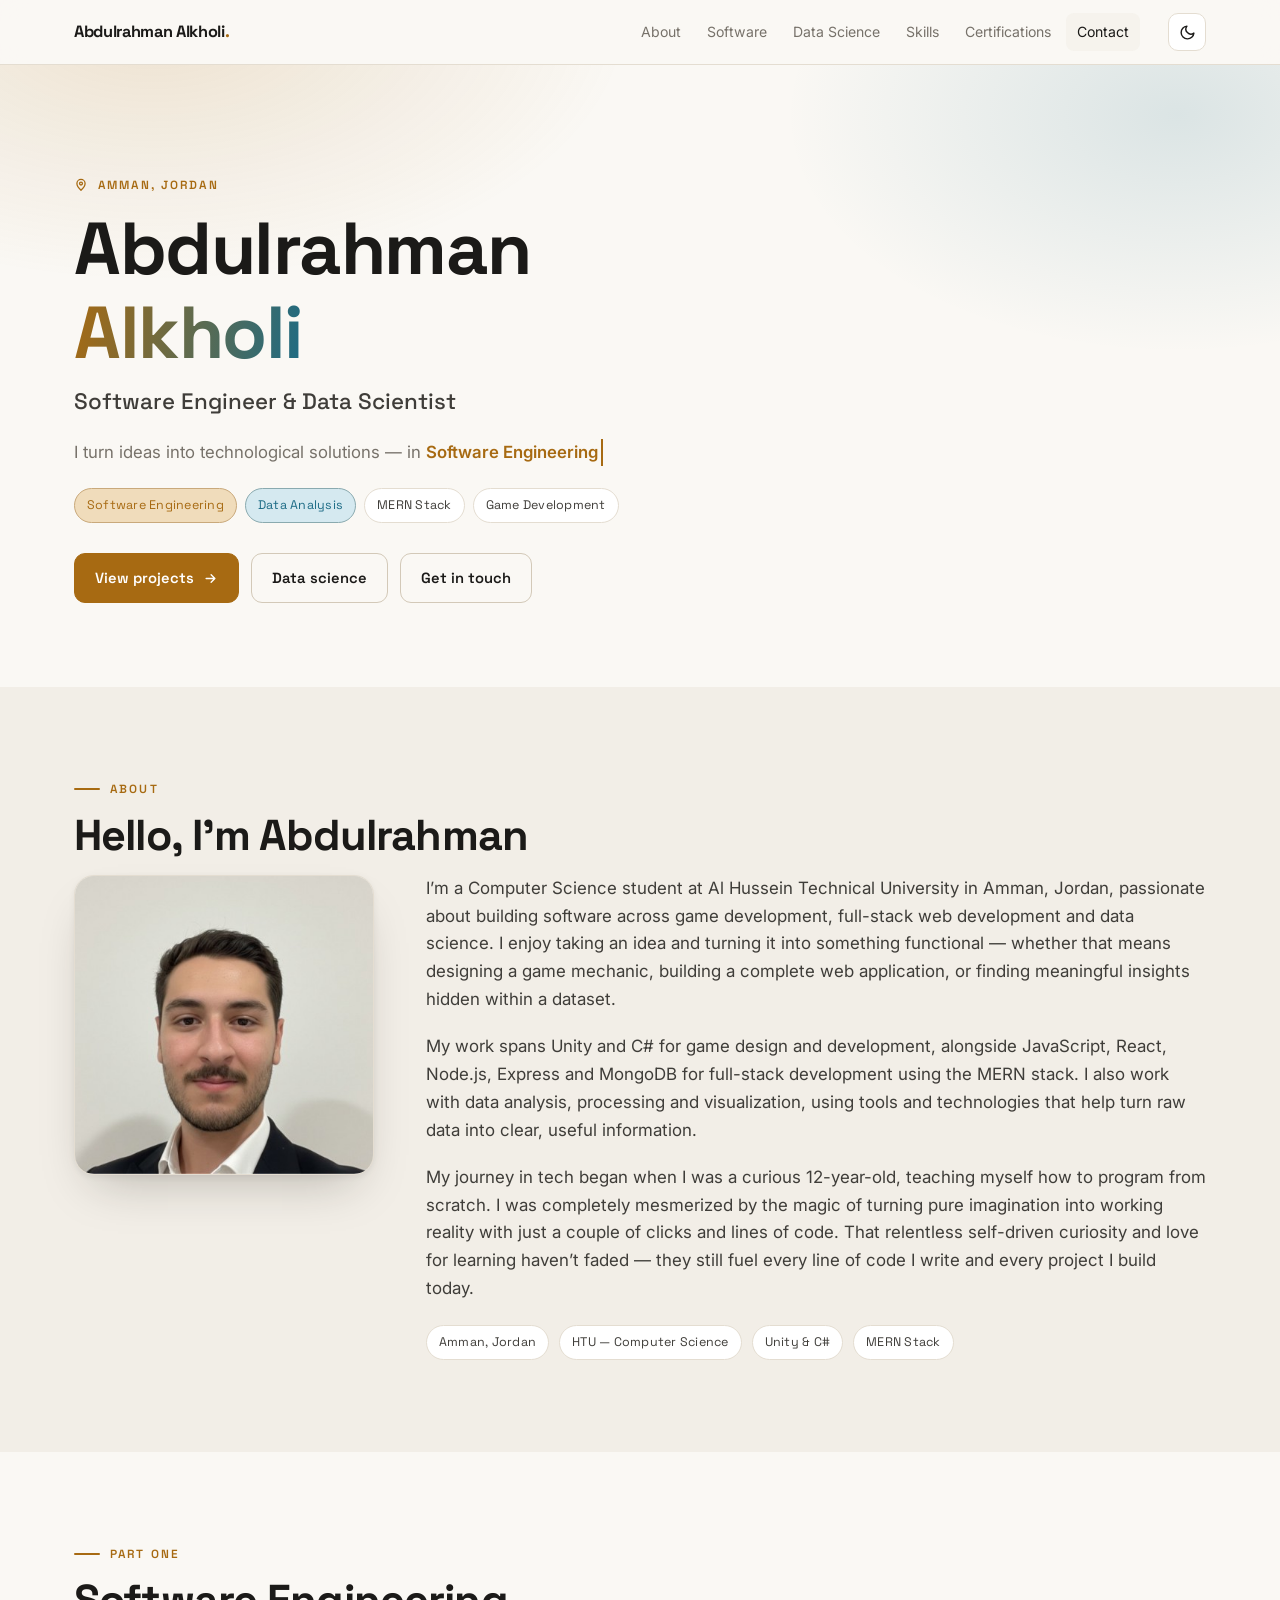
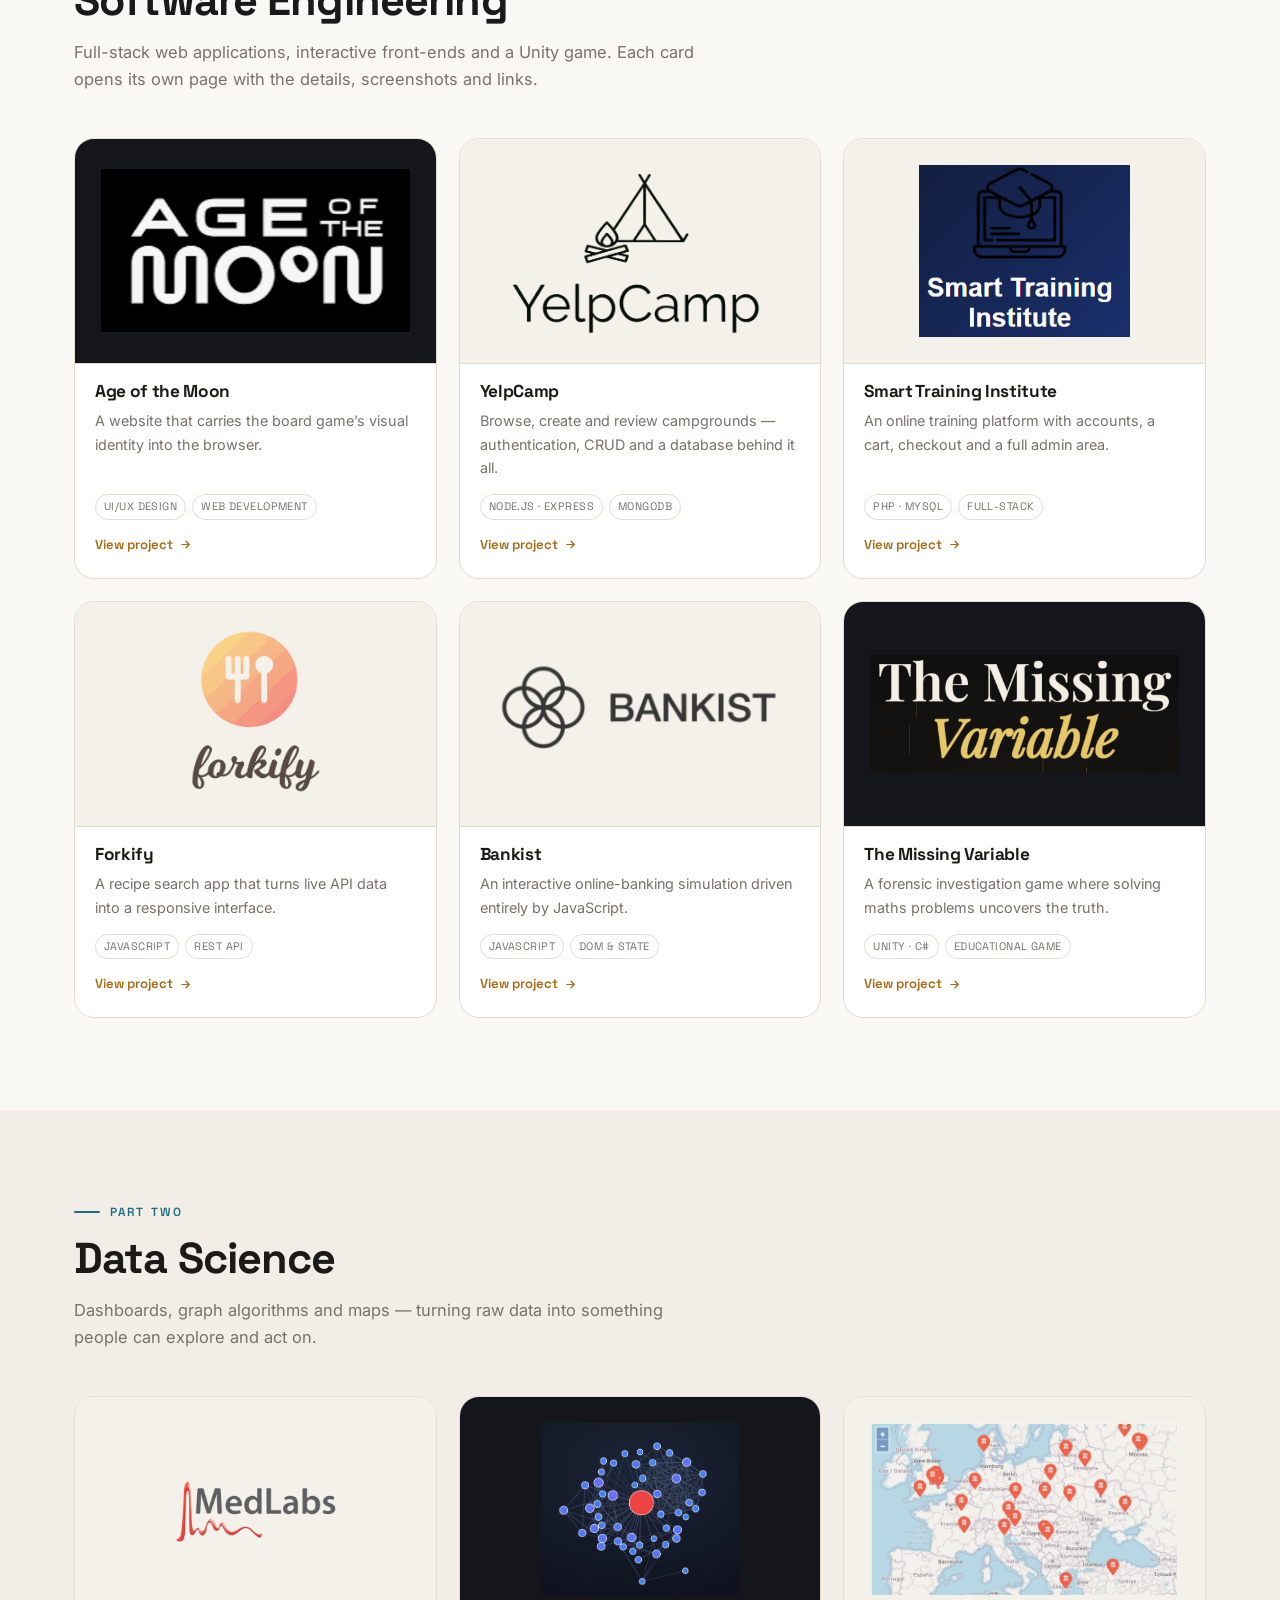
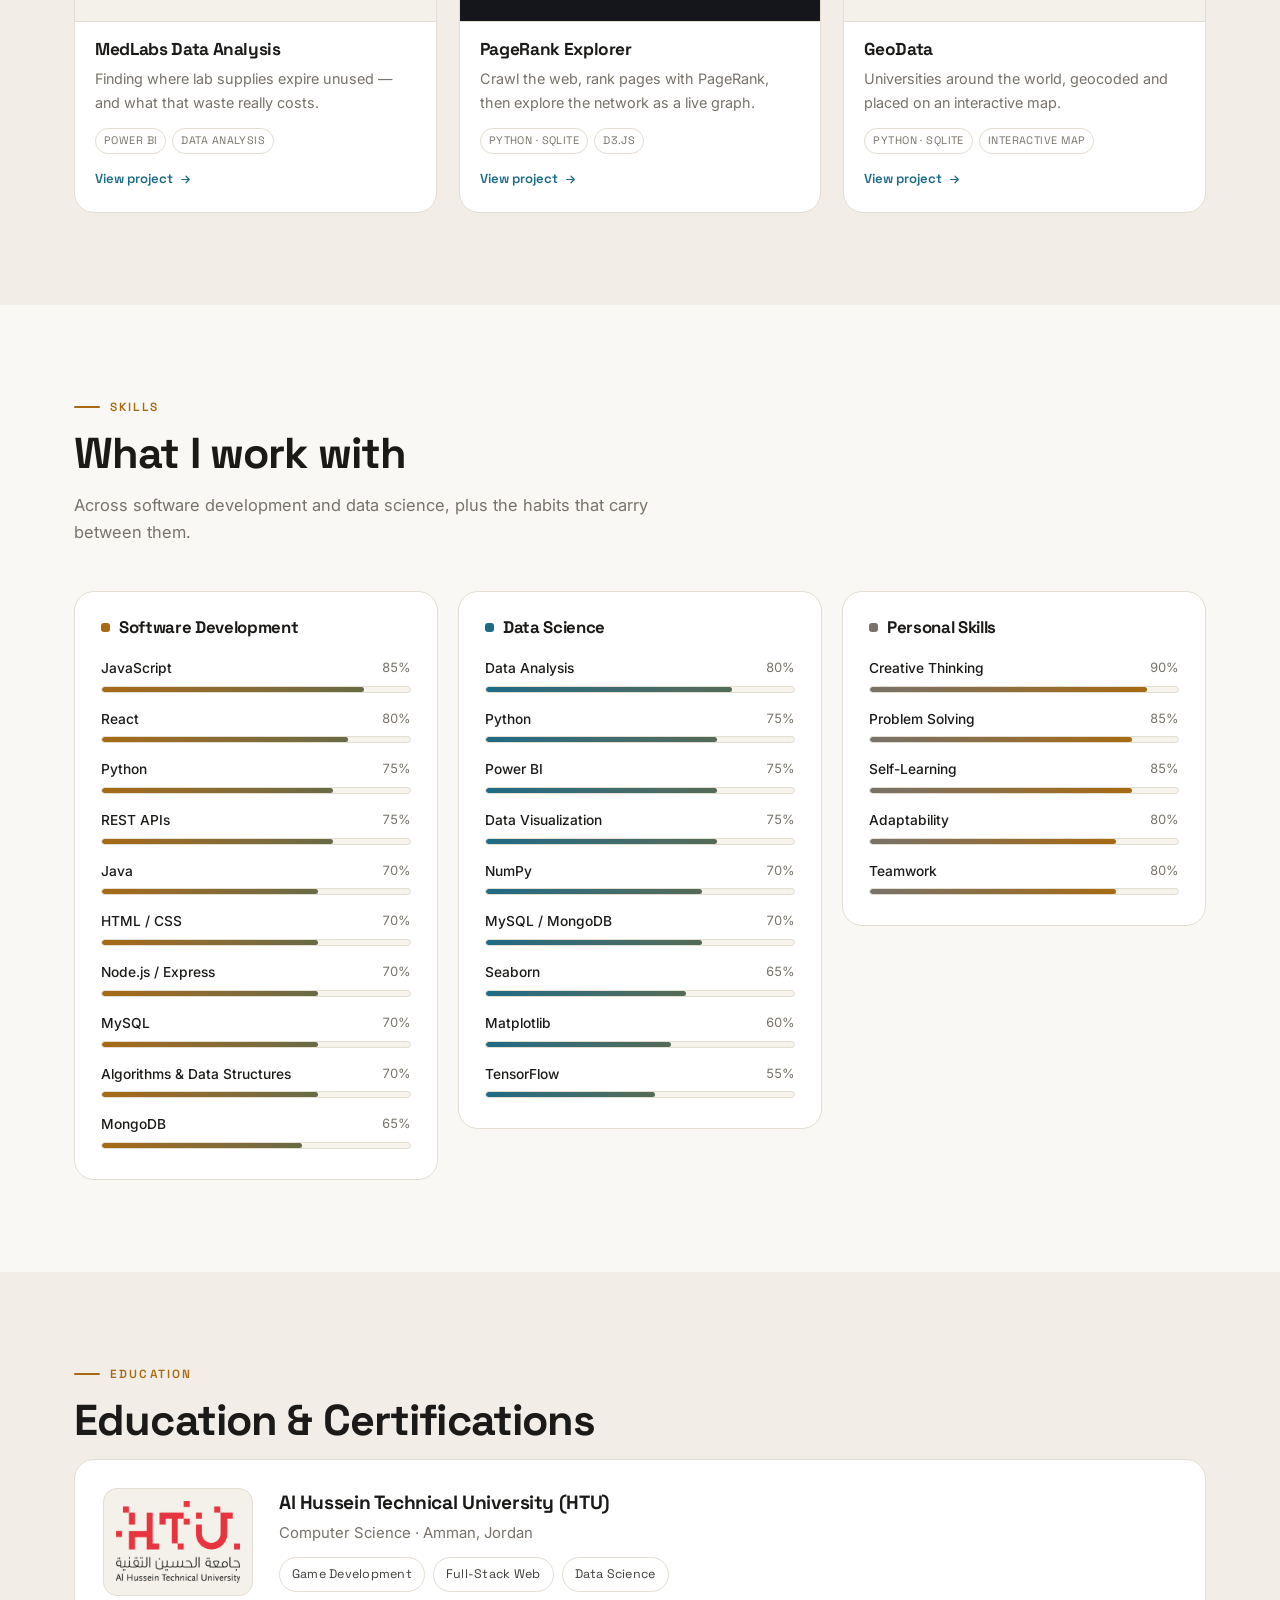
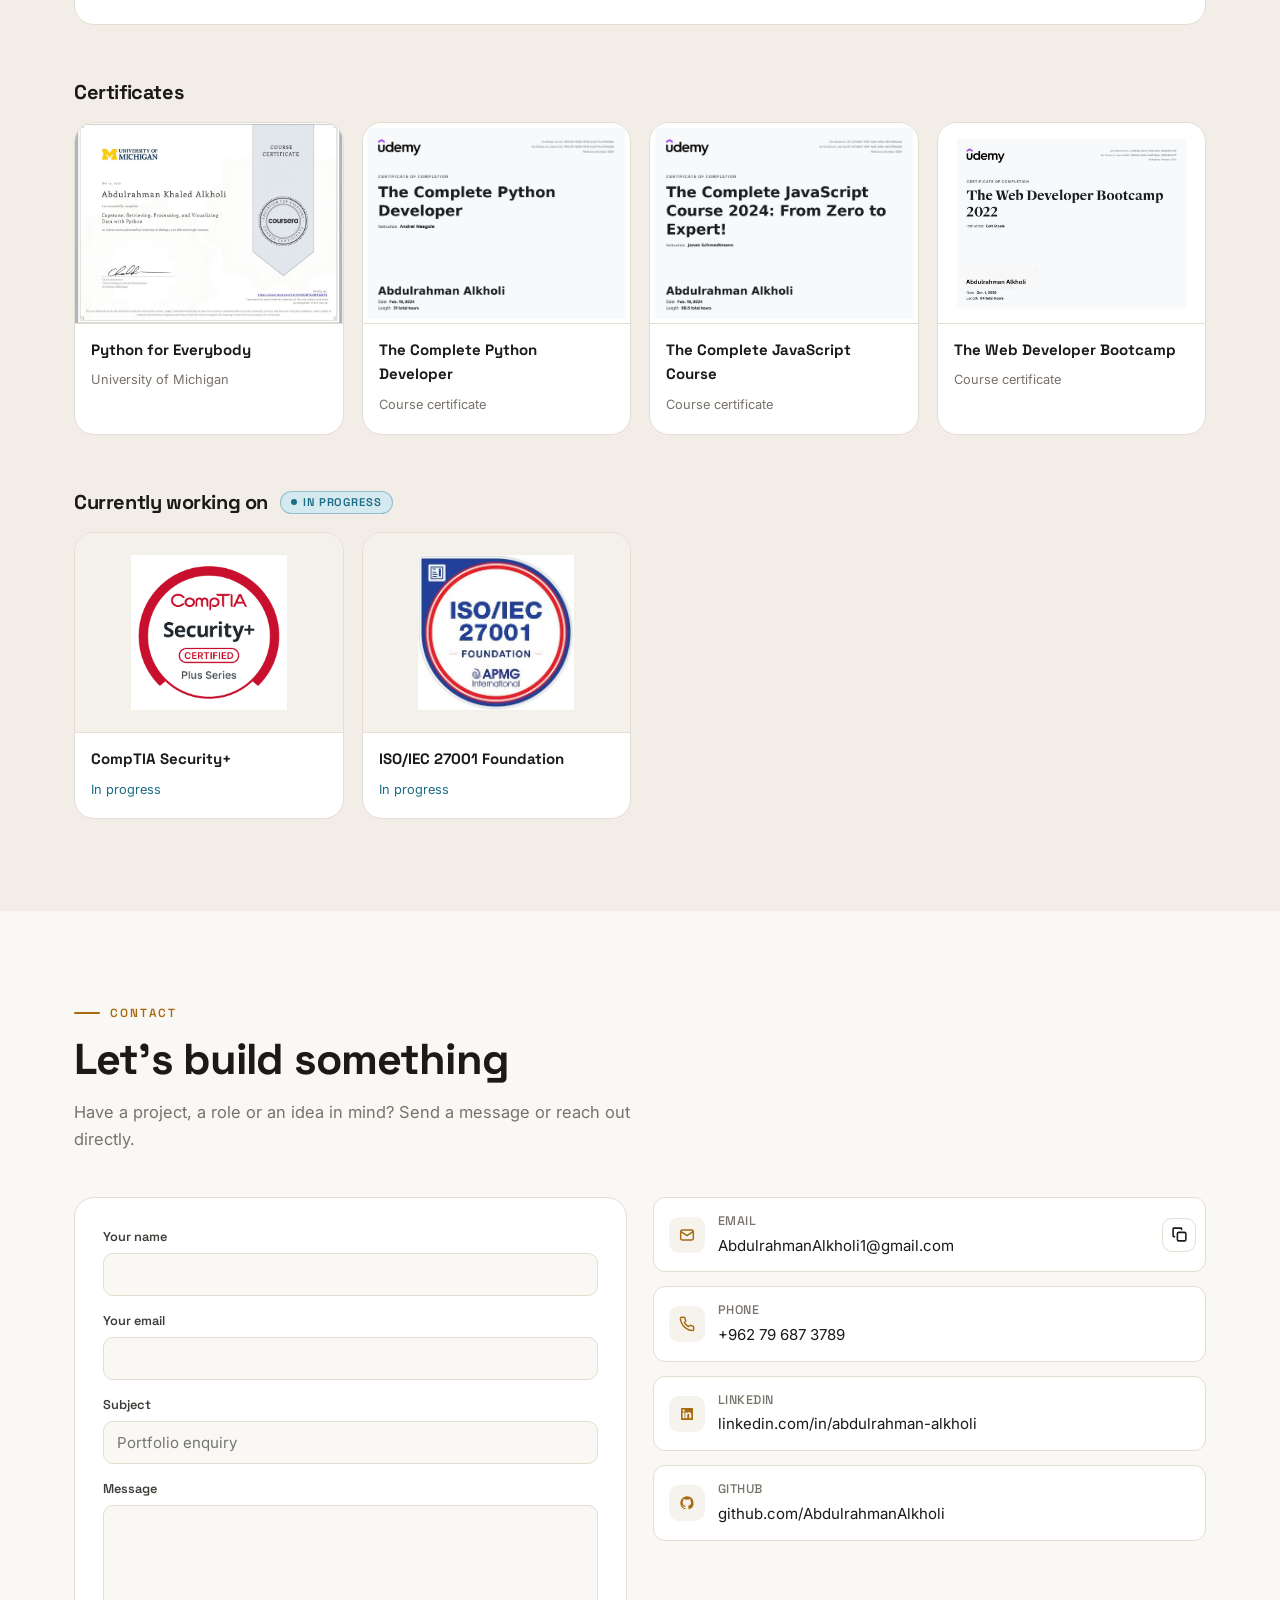
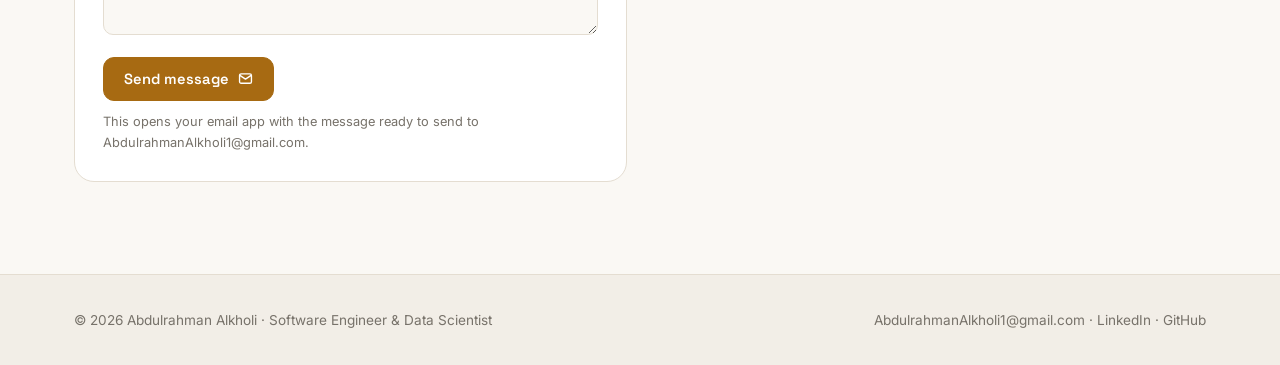
<file: index.html>
<!DOCTYPE html>
<html lang="en" class="no-js"><head>
<meta charset="utf-8">
<meta name="viewport" content="width=device-width, initial-scale=1">
<title>Abdulrahman Alkholi — Software Engineer &amp; Data Scientist</title>
<meta name="description" content="Portfolio of Abdulrahman Alkholi: software engineering, full-stack MERN web development, game development and data science projects.">
<meta property="og:title" content="Abdulrahman Alkholi — Software Engineer &amp; Data Scientist">
<meta property="og:description" content="Portfolio of Abdulrahman Alkholi: software engineering, full-stack MERN web development, game development and data science projects.">
<meta property="og:type" content="website">
<meta name="theme-color" content="#faf8f4" media="(prefers-color-scheme: light)">
<meta name="theme-color" content="#0d0e12" media="(prefers-color-scheme: dark)">
<link rel="icon" href="data:image/svg+xml,%3Csvg%20xmlns%3D%22http%3A%2F%2Fwww.w3.org%2F2000%2Fsvg%22%20viewBox%3D%220%200%2064%2064%22%3E%3Cdefs%3E%3ClinearGradient%20id%3D%22g%22%20x1%3D%220%22%20y1%3D%220%22%20x2%3D%221%22%20y2%3D%221%22%3E%3Cstop%20offset%3D%220%22%20stop-color%3D%22%23a76a12%22%2F%3E%3Cstop%20offset%3D%221%22%20stop-color%3D%22%231c6b85%22%2F%3E%3C%2FlinearGradient%3E%3C%2Fdefs%3E%3Crect%20width%3D%2264%22%20height%3D%2264%22%20rx%3D%2214%22%20fill%3D%22url(%23g)%22%2F%3E%3Ctext%20x%3D%2232%22%20y%3D%2242%22%20font-family%3D%22Arial%2CHelvetica%2Csans-serif%22%20font-size%3D%2226%22%20font-weight%3D%22700%22%20fill%3D%22%23fff%22%20text-anchor%3D%22middle%22%3EAA%3C%2Ftext%3E%3C%2Fsvg%3E">
<script>try{var t=localStorage.getItem('aa-theme');if(t==='dark'||t==='light')document.documentElement.setAttribute('data-theme',t)}catch(e){}</script>
<link rel="preconnect" href="https://fonts.googleapis.com"><link rel="preconnect" href="https://fonts.gstatic.com" crossorigin><link href="https://fonts.googleapis.com/css2?family=Inter:wght@400;500;600&family=Space+Grotesk:wght@500;600;700&display=swap" rel="stylesheet">
<link rel="stylesheet" href="assets/css/style.css">
</head>
<body>
<div class="progress" aria-hidden="true"></div>
<header class="nav"><div class="nav-in">
<a class="brand" href="#top">Abdulrahman Alkholi<span class="dot">.</span></a>
<nav class="nav-links" aria-label="Main"><a href="#about">About</a><a href="#software">Software</a><a href="#data">Data Science</a><a href="#skills">Skills</a><a href="#certifications">Certifications</a><a href="#contact">Contact</a></nav>
<div class="nav-tools">
<button class="icon-btn nav-toggle" data-nav-toggle aria-label="Menu" aria-expanded="false"><svg viewBox="0 0 24 24" fill="none" stroke="currentColor" stroke-width="2.2" stroke-linecap="round" stroke-linejoin="round" aria-hidden="true"><path d="M4 7h16M4 12h16M4 17h16"/></svg></button>
<button class="icon-btn" data-theme-toggle aria-label="Toggle light and dark theme"><svg class="moon" viewBox="0 0 24 24" fill="none" stroke="currentColor" stroke-width="2" stroke-linecap="round" stroke-linejoin="round" aria-hidden="true"><path d="M21 12.8A9 9 0 1 1 11.2 3a7 7 0 0 0 9.8 9.8z"/></svg><svg class="sun" viewBox="0 0 24 24" fill="none" stroke="currentColor" stroke-width="2" stroke-linecap="round" stroke-linejoin="round" aria-hidden="true"><circle cx="12" cy="12" r="4"/><path d="M12 2v2M12 20v2M4.9 4.9l1.4 1.4M17.7 17.7l1.4 1.4M2 12h2M20 12h2M4.9 19.1l1.4-1.4M17.7 6.3l1.4-1.4"/></svg></button>
</div></div></header>
<main>
<section class="hero" id="top"><div class="wrap">
<div>
<p class="eyebrow loc"><svg viewBox="0 0 24 24" fill="none" stroke="currentColor" stroke-width="2.2" stroke-linecap="round" stroke-linejoin="round" aria-hidden="true" stroke-width="2"><path d="M12 21s-7-6.2-7-11.5A7 7 0 0 1 19 9.5C19 14.8 12 21 12 21z"/><circle cx="12" cy="9.5" r="2.5"/></svg> Amman, Jordan</p>
<h1>Abdulrahman<br><span class="grad">Alkholi</span></h1>
<p class="role">Software Engineer &amp; Data Scientist</p>
<p class="blurb">I turn ideas into technological solutions &mdash; in <span class="rotator" data-rotate="Software Engineering|Data Analysis|MERN Stack|Game Development">Software Engineering</span></p>
<div class="chips" aria-label="Key skills"><span class="chip hot">Software Engineering</span><span class="chip cool">Data Analysis</span><span class="chip">MERN Stack</span><span class="chip">Game Development</span></div>
<div class="cta-row">
<a class="btn primary" href="#software">View projects <svg viewBox="0 0 24 24" fill="none" stroke="currentColor" stroke-width="2.2" stroke-linecap="round" stroke-linejoin="round" aria-hidden="true"><path d="M5 12h14M13 6l6 6-6 6"/></svg></a>
<a class="btn ghost" href="#data">Data science</a>
<a class="btn ghost" href="#contact">Get in touch</a>
</div>
</div>
</div></section>

<section id="about" class="alt"><div class="wrap">
<p class="eyebrow">About</p>
<h2 class="sec-title">Hello, I&rsquo;m Abdulrahman</h2>
<div class="about-grid">
<div class="portrait reveal"><img src="assets/img/portrait.jpg" alt="Portrait of Abdulrahman Alkholi" loading="lazy"></div>
<div class="about-body reveal">
<p>I&rsquo;m a Computer Science student at Al Hussein Technical University in Amman, Jordan, passionate about building software across game development, full-stack web development and data science. I enjoy taking an idea and turning it into something functional &mdash; whether that means designing a game mechanic, building a complete web application, or finding meaningful insights hidden within a dataset.</p>
<p>My work spans Unity and C# for game design and development, alongside JavaScript, React, Node.js, Express and MongoDB for full-stack development using the MERN stack. I also work with data analysis, processing and visualization, using tools and technologies that help turn raw data into clear, useful information.</p>
<p>My journey in tech began when I was a curious 12-year-old, teaching myself how to program from scratch. I was completely mesmerized by the magic of turning pure imagination into working reality with just a couple of clicks and lines of code. That relentless self-driven curiosity and love for learning haven&rsquo;t faded &mdash; they still fuel every line of code I write and every project I build today.</p>
<div class="about-facts"><span class="chip">Amman, Jordan</span><span class="chip">HTU &mdash; Computer Science</span><span class="chip">Unity &amp; C#</span><span class="chip">MERN Stack</span></div>
</div></div></div></section>

<section id="software"><div class="wrap">
<p class="eyebrow">Part one</p>
<h2 class="sec-title">Software Engineering</h2>
<p class="sec-lead">Full-stack web applications, interactive front-ends and a Unity game. Each card opens its own page with the details, screenshots and links.</p>
<div class="grid"><a class="card reveal" href="projects/age-of-the-moon.html">
<span class="tile dark"><span class="logo"><img src="assets/img/logo-ageofthemoon.png" alt="Age of the Moon logo" loading="lazy"></span></span>
<span class="card-body"><h3>Age of the Moon</h3><p>A website that carries the board game’s visual identity into the browser.</p>
<span class="card-meta"><span>UI/UX Design</span><span>Web Development</span></span>
<span class="go">View project <svg viewBox="0 0 24 24" fill="none" stroke="currentColor" stroke-width="2.2" stroke-linecap="round" stroke-linejoin="round" aria-hidden="true"><path d="M5 12h14M13 6l6 6-6 6"/></svg></span></span></a><a class="card reveal" href="projects/yelpcamp.html">
<span class="tile light"><span class="logo"><img src="assets/img/logo-yelpcamp.png" alt="YelpCamp logo" loading="lazy"></span></span>
<span class="card-body"><h3>YelpCamp</h3><p>Browse, create and review campgrounds — authentication, CRUD and a database behind it all.</p>
<span class="card-meta"><span>Node.js · Express</span><span>MongoDB</span></span>
<span class="go">View project <svg viewBox="0 0 24 24" fill="none" stroke="currentColor" stroke-width="2.2" stroke-linecap="round" stroke-linejoin="round" aria-hidden="true"><path d="M5 12h14M13 6l6 6-6 6"/></svg></span></span></a><a class="card reveal" href="projects/smart-training-institute.html">
<span class="tile light"><span class="logo"><img src="assets/img/logo-sti.png" alt="Smart Training Institute logo" loading="lazy"></span></span>
<span class="card-body"><h3>Smart Training Institute</h3><p>An online training platform with accounts, a cart, checkout and a full admin area.</p>
<span class="card-meta"><span>PHP · MySQL</span><span>Full-Stack</span></span>
<span class="go">View project <svg viewBox="0 0 24 24" fill="none" stroke="currentColor" stroke-width="2.2" stroke-linecap="round" stroke-linejoin="round" aria-hidden="true"><path d="M5 12h14M13 6l6 6-6 6"/></svg></span></span></a><a class="card reveal" href="projects/forkify.html">
<span class="tile light"><span class="logo"><img src="assets/img/logo-forkify.png" alt="Forkify logo" loading="lazy"></span></span>
<span class="card-body"><h3>Forkify</h3><p>A recipe search app that turns live API data into a responsive interface.</p>
<span class="card-meta"><span>JavaScript</span><span>REST API</span></span>
<span class="go">View project <svg viewBox="0 0 24 24" fill="none" stroke="currentColor" stroke-width="2.2" stroke-linecap="round" stroke-linejoin="round" aria-hidden="true"><path d="M5 12h14M13 6l6 6-6 6"/></svg></span></span></a><a class="card reveal" href="projects/bankist.html">
<span class="tile light"><span class="logo"><img src="assets/img/logo-bankist.png" alt="Bankist logo" loading="lazy"></span></span>
<span class="card-body"><h3>Bankist</h3><p>An interactive online-banking simulation driven entirely by JavaScript.</p>
<span class="card-meta"><span>JavaScript</span><span>DOM &amp; State</span></span>
<span class="go">View project <svg viewBox="0 0 24 24" fill="none" stroke="currentColor" stroke-width="2.2" stroke-linecap="round" stroke-linejoin="round" aria-hidden="true"><path d="M5 12h14M13 6l6 6-6 6"/></svg></span></span></a><a class="card reveal" href="projects/the-missing-variable.html">
<span class="tile dark"><span class="logo"><img src="assets/img/logo-missingvar.png" alt="The Missing Variable logo" loading="lazy"></span></span>
<span class="card-body"><h3>The Missing Variable</h3><p>A forensic investigation game where solving maths problems uncovers the truth.</p>
<span class="card-meta"><span>Unity · C#</span><span>Educational Game</span></span>
<span class="go">View project <svg viewBox="0 0 24 24" fill="none" stroke="currentColor" stroke-width="2.2" stroke-linecap="round" stroke-linejoin="round" aria-hidden="true"><path d="M5 12h14M13 6l6 6-6 6"/></svg></span></span></a></div>
</div></section>

<section id="data" class="alt"><div class="wrap">
<p class="eyebrow c2">Part two</p>
<h2 class="sec-title">Data Science</h2>
<p class="sec-lead">Dashboards, graph algorithms and maps &mdash; turning raw data into something people can explore and act on.</p>
<div class="grid"><a class="card c2 reveal" href="projects/medlabs-data-analysis.html">
<span class="tile light"><span class="logo"><img src="assets/img/logo-medlabs.png" alt="MedLabs Data Analysis logo" loading="lazy"></span></span>
<span class="card-body"><h3>MedLabs Data Analysis</h3><p>Finding where lab supplies expire unused — and what that waste really costs.</p>
<span class="card-meta"><span>Power BI</span><span>Data Analysis</span></span>
<span class="go">View project <svg viewBox="0 0 24 24" fill="none" stroke="currentColor" stroke-width="2.2" stroke-linecap="round" stroke-linejoin="round" aria-hidden="true"><path d="M5 12h14M13 6l6 6-6 6"/></svg></span></span></a><a class="card c2 reveal" href="projects/pagerank-explorer.html">
<span class="tile dark"><span class="logo"><img src="assets/img/logo-pagerank.png" alt="PageRank Explorer logo" loading="lazy"></span></span>
<span class="card-body"><h3>PageRank Explorer</h3><p>Crawl the web, rank pages with PageRank, then explore the network as a live graph.</p>
<span class="card-meta"><span>Python · SQLite</span><span>D3.js</span></span>
<span class="go">View project <svg viewBox="0 0 24 24" fill="none" stroke="currentColor" stroke-width="2.2" stroke-linecap="round" stroke-linejoin="round" aria-hidden="true"><path d="M5 12h14M13 6l6 6-6 6"/></svg></span></span></a><a class="card c2 reveal" href="projects/geodata.html">
<span class="tile light"><span class="logo"><img src="assets/img/logo-geodata.png" alt="GeoData logo" loading="lazy"></span></span>
<span class="card-body"><h3>GeoData</h3><p>Universities around the world, geocoded and placed on an interactive map.</p>
<span class="card-meta"><span>Python · SQLite</span><span>Interactive Map</span></span>
<span class="go">View project <svg viewBox="0 0 24 24" fill="none" stroke="currentColor" stroke-width="2.2" stroke-linecap="round" stroke-linejoin="round" aria-hidden="true"><path d="M5 12h14M13 6l6 6-6 6"/></svg></span></span></a></div>
</div></section>

<section id="skills"><div class="wrap">
<p class="eyebrow">Skills</p>
<h2 class="sec-title">What I work with</h2>
<p class="sec-lead">Across software development and data science, plus the habits that carry between them.</p>
<div class="skill-cols"><div class="skill-card"><h3>Software Development</h3><div class="bar-row"><div class="bar-top"><b>JavaScript</b><span>85%</span></div><div class="bar" role="progressbar" aria-label="JavaScript" aria-valuenow="85" aria-valuemin="0" aria-valuemax="100"><i style="--w:85%"></i></div></div><div class="bar-row"><div class="bar-top"><b>React</b><span>80%</span></div><div class="bar" role="progressbar" aria-label="React" aria-valuenow="80" aria-valuemin="0" aria-valuemax="100"><i style="--w:80%"></i></div></div><div class="bar-row"><div class="bar-top"><b>Python</b><span>75%</span></div><div class="bar" role="progressbar" aria-label="Python" aria-valuenow="75" aria-valuemin="0" aria-valuemax="100"><i style="--w:75%"></i></div></div><div class="bar-row"><div class="bar-top"><b>REST APIs</b><span>75%</span></div><div class="bar" role="progressbar" aria-label="REST APIs" aria-valuenow="75" aria-valuemin="0" aria-valuemax="100"><i style="--w:75%"></i></div></div><div class="bar-row"><div class="bar-top"><b>Java</b><span>70%</span></div><div class="bar" role="progressbar" aria-label="Java" aria-valuenow="70" aria-valuemin="0" aria-valuemax="100"><i style="--w:70%"></i></div></div><div class="bar-row"><div class="bar-top"><b>HTML / CSS</b><span>70%</span></div><div class="bar" role="progressbar" aria-label="HTML / CSS" aria-valuenow="70" aria-valuemin="0" aria-valuemax="100"><i style="--w:70%"></i></div></div><div class="bar-row"><div class="bar-top"><b>Node.js / Express</b><span>70%</span></div><div class="bar" role="progressbar" aria-label="Node.js / Express" aria-valuenow="70" aria-valuemin="0" aria-valuemax="100"><i style="--w:70%"></i></div></div><div class="bar-row"><div class="bar-top"><b>MySQL</b><span>70%</span></div><div class="bar" role="progressbar" aria-label="MySQL" aria-valuenow="70" aria-valuemin="0" aria-valuemax="100"><i style="--w:70%"></i></div></div><div class="bar-row"><div class="bar-top"><b>Algorithms &amp; Data Structures</b><span>70%</span></div><div class="bar" role="progressbar" aria-label="Algorithms &amp; Data Structures" aria-valuenow="70" aria-valuemin="0" aria-valuemax="100"><i style="--w:70%"></i></div></div><div class="bar-row"><div class="bar-top"><b>MongoDB</b><span>65%</span></div><div class="bar" role="progressbar" aria-label="MongoDB" aria-valuenow="65" aria-valuemin="0" aria-valuemax="100"><i style="--w:65%"></i></div></div></div><div class="skill-card data"><h3>Data Science</h3><div class="bar-row"><div class="bar-top"><b>Data Analysis</b><span>80%</span></div><div class="bar" role="progressbar" aria-label="Data Analysis" aria-valuenow="80" aria-valuemin="0" aria-valuemax="100"><i style="--w:80%"></i></div></div><div class="bar-row"><div class="bar-top"><b>Python</b><span>75%</span></div><div class="bar" role="progressbar" aria-label="Python" aria-valuenow="75" aria-valuemin="0" aria-valuemax="100"><i style="--w:75%"></i></div></div><div class="bar-row"><div class="bar-top"><b>Power BI</b><span>75%</span></div><div class="bar" role="progressbar" aria-label="Power BI" aria-valuenow="75" aria-valuemin="0" aria-valuemax="100"><i style="--w:75%"></i></div></div><div class="bar-row"><div class="bar-top"><b>Data Visualization</b><span>75%</span></div><div class="bar" role="progressbar" aria-label="Data Visualization" aria-valuenow="75" aria-valuemin="0" aria-valuemax="100"><i style="--w:75%"></i></div></div><div class="bar-row"><div class="bar-top"><b>NumPy</b><span>70%</span></div><div class="bar" role="progressbar" aria-label="NumPy" aria-valuenow="70" aria-valuemin="0" aria-valuemax="100"><i style="--w:70%"></i></div></div><div class="bar-row"><div class="bar-top"><b>MySQL / MongoDB</b><span>70%</span></div><div class="bar" role="progressbar" aria-label="MySQL / MongoDB" aria-valuenow="70" aria-valuemin="0" aria-valuemax="100"><i style="--w:70%"></i></div></div><div class="bar-row"><div class="bar-top"><b>Seaborn</b><span>65%</span></div><div class="bar" role="progressbar" aria-label="Seaborn" aria-valuenow="65" aria-valuemin="0" aria-valuemax="100"><i style="--w:65%"></i></div></div><div class="bar-row"><div class="bar-top"><b>Matplotlib</b><span>60%</span></div><div class="bar" role="progressbar" aria-label="Matplotlib" aria-valuenow="60" aria-valuemin="0" aria-valuemax="100"><i style="--w:60%"></i></div></div><div class="bar-row"><div class="bar-top"><b>TensorFlow</b><span>55%</span></div><div class="bar" role="progressbar" aria-label="TensorFlow" aria-valuenow="55" aria-valuemin="0" aria-valuemax="100"><i style="--w:55%"></i></div></div></div><div class="skill-card pers"><h3>Personal Skills</h3><div class="bar-row"><div class="bar-top"><b>Creative Thinking</b><span>90%</span></div><div class="bar" role="progressbar" aria-label="Creative Thinking" aria-valuenow="90" aria-valuemin="0" aria-valuemax="100"><i style="--w:90%"></i></div></div><div class="bar-row"><div class="bar-top"><b>Problem Solving</b><span>85%</span></div><div class="bar" role="progressbar" aria-label="Problem Solving" aria-valuenow="85" aria-valuemin="0" aria-valuemax="100"><i style="--w:85%"></i></div></div><div class="bar-row"><div class="bar-top"><b>Self-Learning</b><span>85%</span></div><div class="bar" role="progressbar" aria-label="Self-Learning" aria-valuenow="85" aria-valuemin="0" aria-valuemax="100"><i style="--w:85%"></i></div></div><div class="bar-row"><div class="bar-top"><b>Adaptability</b><span>80%</span></div><div class="bar" role="progressbar" aria-label="Adaptability" aria-valuenow="80" aria-valuemin="0" aria-valuemax="100"><i style="--w:80%"></i></div></div><div class="bar-row"><div class="bar-top"><b>Teamwork</b><span>80%</span></div><div class="bar" role="progressbar" aria-label="Teamwork" aria-valuenow="80" aria-valuemin="0" aria-valuemax="100"><i style="--w:80%"></i></div></div></div></div>
</div></section>

<section id="certifications" class="alt"><div class="wrap">
<p class="eyebrow">Education</p>
<h2 class="sec-title">Education &amp; Certifications</h2>
<div class="panel edu reveal">
<span class="edu-logo"><img src="assets/img/htu-logo.png" alt="Al Hussein Technical University logo" loading="lazy"></span>
<div><h3>Al Hussein Technical University (HTU)</h3><span class="sub">Computer Science &middot; Amman, Jordan</span>
<div class="chips"><span class="chip">Game Development</span><span class="chip">Full-Stack Web</span><span class="chip">Data Science</span></div></div>
</div>
<h3 class="sub-title">Certificates</h3>
<div class="cert-grid"><button type="button" class="cert reveal" data-lightbox="certs" data-src="assets/img/PythonForEverybody.jpg" data-caption="Python for Everybody — University of Michigan" aria-label="View Python for Everybody certificate">
<span class="shot"><img src="assets/img/PythonForEverybody.jpg" alt="Python for Everybody" loading="lazy"><span class="zoom"><svg viewBox="0 0 24 24" fill="none" stroke="currentColor" stroke-width="2.2" stroke-linecap="round" stroke-linejoin="round" aria-hidden="true"><circle cx="11" cy="11" r="6.5"/><path d="M20 20l-4.2-4.2M11 8v6M8 11h6"/></svg></span></span>
<span class="cert-cap"><b>Python for Everybody</b><span>University of Michigan</span></span></button><button type="button" class="cert reveal" data-lightbox="certs" data-src="assets/img/Python.jpg" data-caption="The Complete Python Developer — Course certificate" aria-label="View The Complete Python Developer certificate">
<span class="shot"><img src="assets/img/Python.jpg" alt="The Complete Python Developer" loading="lazy"><span class="zoom"><svg viewBox="0 0 24 24" fill="none" stroke="currentColor" stroke-width="2.2" stroke-linecap="round" stroke-linejoin="round" aria-hidden="true"><circle cx="11" cy="11" r="6.5"/><path d="M20 20l-4.2-4.2M11 8v6M8 11h6"/></svg></span></span>
<span class="cert-cap"><b>The Complete Python Developer</b><span>Course certificate</span></span></button><button type="button" class="cert reveal" data-lightbox="certs" data-src="assets/img/javascirpt.jpg" data-caption="The Complete JavaScript Course — Course certificate" aria-label="View The Complete JavaScript Course certificate">
<span class="shot"><img src="assets/img/javascirpt.jpg" alt="The Complete JavaScript Course" loading="lazy"><span class="zoom"><svg viewBox="0 0 24 24" fill="none" stroke="currentColor" stroke-width="2.2" stroke-linecap="round" stroke-linejoin="round" aria-hidden="true"><circle cx="11" cy="11" r="6.5"/><path d="M20 20l-4.2-4.2M11 8v6M8 11h6"/></svg></span></span>
<span class="cert-cap"><b>The Complete JavaScript Course</b><span>Course certificate</span></span></button><button type="button" class="cert reveal" data-lightbox="certs" data-src="assets/img/webdev.jpg" data-caption="The Web Developer Bootcamp — Course certificate" aria-label="View The Web Developer Bootcamp certificate">
<span class="shot"><img src="assets/img/webdev.jpg" alt="The Web Developer Bootcamp" loading="lazy"><span class="zoom"><svg viewBox="0 0 24 24" fill="none" stroke="currentColor" stroke-width="2.2" stroke-linecap="round" stroke-linejoin="round" aria-hidden="true"><circle cx="11" cy="11" r="6.5"/><path d="M20 20l-4.2-4.2M11 8v6M8 11h6"/></svg></span></span>
<span class="cert-cap"><b>The Web Developer Bootcamp</b><span>Course certificate</span></span></button></div>
<h3 class="sub-title">Currently working on <span class="pill"><i></i> In progress</span></h3>
<div class="cert-grid"><button type="button" class="cert reveal progressing" data-lightbox="certs" data-src="assets/img/comptia-security-plus.png" data-caption="CompTIA Security+ — In progress" aria-label="View CompTIA Security+ certificate">
<span class="shot badge"><img src="assets/img/comptia-security-plus.png" alt="CompTIA Security+" loading="lazy"><span class="zoom"><svg viewBox="0 0 24 24" fill="none" stroke="currentColor" stroke-width="2.2" stroke-linecap="round" stroke-linejoin="round" aria-hidden="true"><circle cx="11" cy="11" r="6.5"/><path d="M20 20l-4.2-4.2M11 8v6M8 11h6"/></svg></span></span>
<span class="cert-cap"><b>CompTIA Security+</b><span>In progress</span></span></button><button type="button" class="cert reveal progressing" data-lightbox="certs" data-src="assets/img/iso27001-foundation.jpg" data-caption="ISO/IEC 27001 Foundation — In progress" aria-label="View ISO/IEC 27001 Foundation certificate">
<span class="shot badge"><img src="assets/img/iso27001-foundation.jpg" alt="ISO/IEC 27001 Foundation" loading="lazy"><span class="zoom"><svg viewBox="0 0 24 24" fill="none" stroke="currentColor" stroke-width="2.2" stroke-linecap="round" stroke-linejoin="round" aria-hidden="true"><circle cx="11" cy="11" r="6.5"/><path d="M20 20l-4.2-4.2M11 8v6M8 11h6"/></svg></span></span>
<span class="cert-cap"><b>ISO/IEC 27001 Foundation</b><span>In progress</span></span></button></div>
</div></section>

<section id="contact"><div class="wrap">
<p class="eyebrow">Contact</p>
<h2 class="sec-title">Let&rsquo;s build something</h2>
<p class="sec-lead">Have a project, a role or an idea in mind? Send a message or reach out directly.</p>
<div class="contact-grid">
<form class="panel reveal" data-contact-form data-to="AbdulrahmanAlkholi1@gmail.com">
<div class="field"><label for="cf-name">Your name</label><input id="cf-name" name="name" autocomplete="name" required><span class="err">Please enter your name.</span></div>
<div class="field"><label for="cf-email">Your email</label><input id="cf-email" name="email" type="email" autocomplete="email" required><span class="err">Please enter a valid email address.</span></div>
<div class="field"><label for="cf-subject">Subject</label><input id="cf-subject" name="subject" placeholder="Portfolio enquiry"></div>
<div class="field"><label for="cf-msg">Message</label><textarea id="cf-msg" name="message" required></textarea><span class="err">Please write a message.</span></div>
<button class="btn primary" type="submit">Send message <svg viewBox="0 0 24 24" fill="none" stroke="currentColor" stroke-width="2.2" stroke-linecap="round" stroke-linejoin="round" aria-hidden="true" stroke-width="2"><rect x="2.5" y="4.5" width="19" height="15" rx="2.5"/><path d="M3 7l9 6 9-6"/></svg></button>
<p class="form-note">This opens your email app with the message ready to send to AbdulrahmanAlkholi1@gmail.com.</p>
</form>
<ul class="contact-list reveal">
<li class="has-copy"><a href="mailto:AbdulrahmanAlkholi1@gmail.com"><span class="c-ico"><svg viewBox="0 0 24 24" fill="none" stroke="currentColor" stroke-width="2.2" stroke-linecap="round" stroke-linejoin="round" aria-hidden="true" stroke-width="2"><rect x="2.5" y="4.5" width="19" height="15" rx="2.5"/><path d="M3 7l9 6 9-6"/></svg></span><span class="c-txt"><b>Email</b><span>AbdulrahmanAlkholi1@gmail.com</span></span></a><button type="button" class="icon-btn copy-btn" data-copy="AbdulrahmanAlkholi1@gmail.com" aria-label="Copy email address"><svg viewBox="0 0 24 24" fill="none" stroke="currentColor" stroke-width="2.2" stroke-linecap="round" stroke-linejoin="round" aria-hidden="true" stroke-width="2"><rect x="9" y="9" width="12" height="12" rx="2"/><path d="M5 15H4a1 1 0 0 1-1-1V4a1 1 0 0 1 1-1h10a1 1 0 0 1 1 1v1"/></svg></button></li>
<li><a href="tel:+962796873789"><span class="c-ico"><svg viewBox="0 0 24 24" fill="none" stroke="currentColor" stroke-width="2.2" stroke-linecap="round" stroke-linejoin="round" aria-hidden="true" stroke-width="2"><path d="M22 16.9v3a2 2 0 0 1-2.2 2 19.8 19.8 0 0 1-8.6-3.1 19.5 19.5 0 0 1-6-6A19.8 19.8 0 0 1 2.1 4.2 2 2 0 0 1 4.1 2h3a2 2 0 0 1 2 1.7c.1 1 .4 1.9.7 2.8a2 2 0 0 1-.5 2.1L8.1 9.9a16 16 0 0 0 6 6l1.3-1.2a2 2 0 0 1 2.1-.5c.9.3 1.8.6 2.8.7a2 2 0 0 1 1.7 2z"/></svg></span><span class="c-txt"><b>Phone</b><span>+962 79 687 3789</span></span></a></li>
<li><a href="https://www.linkedin.com/in/abdulrahman-alkholi/" target="_blank" rel="noopener"><span class="c-ico"><svg viewBox="0 0 24 24" fill="currentColor" aria-hidden="true"><path d="M20.4 3H3.6A.6.6 0 0 0 3 3.6v16.8c0 .3.3.6.6.6h16.8c.3 0 .6-.3.6-.6V3.6a.6.6 0 0 0-.6-.6zM8.3 18.3H5.4V9.7h2.9zM6.9 8.5A1.7 1.7 0 1 1 8.6 6.8a1.7 1.7 0 0 1-1.7 1.7zm11.4 9.8h-2.9v-4.2c0-1 0-2.3-1.4-2.3s-1.6 1.1-1.6 2.2v4.3h-2.9V9.7h2.8v1.2h.1a3 3 0 0 1 2.7-1.5c2.9 0 3.4 1.9 3.4 4.4z"/></svg></span><span class="c-txt"><b>LinkedIn</b><span>linkedin.com/in/abdulrahman-alkholi</span></span></a></li>
<li><a href="https://github.com/AbdulrahmanAlkholi" target="_blank" rel="noopener"><span class="c-ico"><svg viewBox="0 0 24 24" fill="currentColor" aria-hidden="true"><path d="M12 2a10 10 0 0 0-3.2 19.5c.5.1.7-.2.7-.5v-1.7c-2.8.6-3.4-1.3-3.4-1.3-.5-1.2-1.1-1.5-1.1-1.5-.9-.6.1-.6.1-.6 1 .1 1.5 1 1.5 1 .9 1.5 2.4 1.1 2.9.8.1-.7.4-1.1.6-1.3-2.2-.3-4.6-1.1-4.6-5 0-1.1.4-2 1-2.7-.1-.3-.4-1.3.1-2.7 0 0 .8-.3 2.7 1a9.4 9.4 0 0 1 5 0c1.9-1.3 2.7-1 2.7-1 .5 1.4.2 2.4.1 2.7.6.7 1 1.6 1 2.7 0 3.9-2.4 4.7-4.6 5 .4.3.7.9.7 1.9V21c0 .3.2.6.7.5A10 10 0 0 0 12 2z"/></svg></span><span class="c-txt"><b>GitHub</b><span>github.com/AbdulrahmanAlkholi</span></span></a></li>
</ul>
</div></div></section>
</main>
<footer><div class="wrap foot">
<span>&copy; 2026 Abdulrahman Alkholi &middot; Software Engineer &amp; Data Scientist</span>
<span><a href="mailto:AbdulrahmanAlkholi1@gmail.com">AbdulrahmanAlkholi1@gmail.com</a> &middot; <a href="https://www.linkedin.com/in/abdulrahman-alkholi/" target="_blank" rel="noopener">LinkedIn</a> &middot; <a href="https://github.com/AbdulrahmanAlkholi" target="_blank" rel="noopener">GitHub</a></span>
</div></footer>
<button class="icon-btn to-top" aria-label="Back to top"><svg viewBox="0 0 24 24" fill="none" stroke="currentColor" stroke-width="2.2" stroke-linecap="round" stroke-linejoin="round" aria-hidden="true"><path d="M12 19V5M6 11l6-6 6 6"/></svg></button>
<script src="assets/js/main.js"></script>
</body></html>
</file>
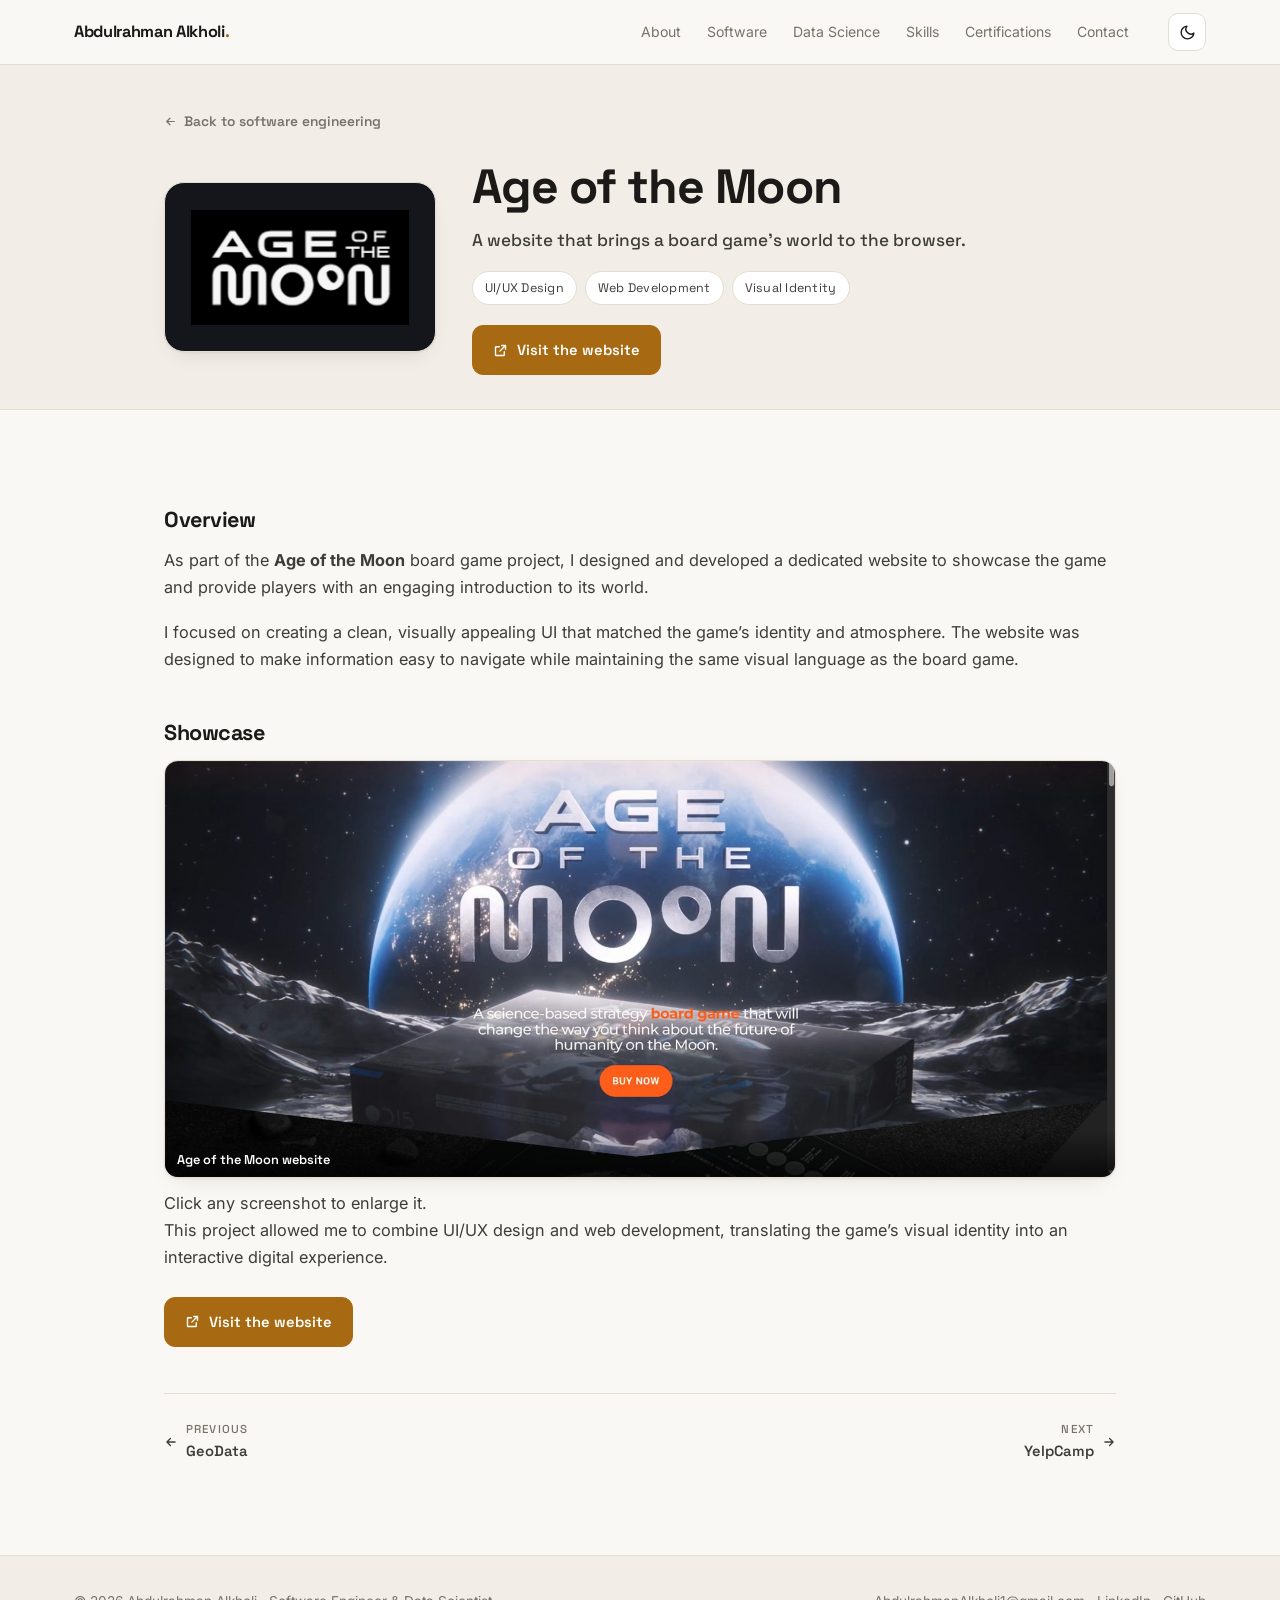
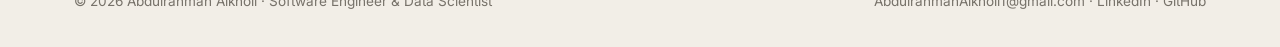
<file: projects/age-of-the-moon.html>
<!DOCTYPE html>
<html lang="en" class="no-js"><head>
<meta charset="utf-8">
<meta name="viewport" content="width=device-width, initial-scale=1">
<title>Age of the Moon — Abdulrahman Alkholi</title>
<meta name="description" content="A website that carries the board game’s visual identity into the browser.">
<meta property="og:title" content="Age of the Moon — Abdulrahman Alkholi">
<meta property="og:description" content="A website that carries the board game’s visual identity into the browser.">
<meta property="og:type" content="website">
<meta name="theme-color" content="#faf8f4" media="(prefers-color-scheme: light)">
<meta name="theme-color" content="#0d0e12" media="(prefers-color-scheme: dark)">
<link rel="icon" href="data:image/svg+xml,%3Csvg%20xmlns%3D%22http%3A%2F%2Fwww.w3.org%2F2000%2Fsvg%22%20viewBox%3D%220%200%2064%2064%22%3E%3Cdefs%3E%3ClinearGradient%20id%3D%22g%22%20x1%3D%220%22%20y1%3D%220%22%20x2%3D%221%22%20y2%3D%221%22%3E%3Cstop%20offset%3D%220%22%20stop-color%3D%22%23a76a12%22%2F%3E%3Cstop%20offset%3D%221%22%20stop-color%3D%22%231c6b85%22%2F%3E%3C%2FlinearGradient%3E%3C%2Fdefs%3E%3Crect%20width%3D%2264%22%20height%3D%2264%22%20rx%3D%2214%22%20fill%3D%22url(%23g)%22%2F%3E%3Ctext%20x%3D%2232%22%20y%3D%2242%22%20font-family%3D%22Arial%2CHelvetica%2Csans-serif%22%20font-size%3D%2226%22%20font-weight%3D%22700%22%20fill%3D%22%23fff%22%20text-anchor%3D%22middle%22%3EAA%3C%2Ftext%3E%3C%2Fsvg%3E">
<script>try{var t=localStorage.getItem('aa-theme');if(t==='dark'||t==='light')document.documentElement.setAttribute('data-theme',t)}catch(e){}</script>
<link rel="preconnect" href="https://fonts.googleapis.com"><link rel="preconnect" href="https://fonts.gstatic.com" crossorigin><link href="https://fonts.googleapis.com/css2?family=Inter:wght@400;500;600&family=Space+Grotesk:wght@500;600;700&display=swap" rel="stylesheet">
<link rel="stylesheet" href="../assets/css/style.css">
</head>
<body>
<div class="progress" aria-hidden="true"></div>
<header class="nav"><div class="nav-in">
<a class="brand" href="../index.html">Abdulrahman Alkholi<span class="dot">.</span></a>
<nav class="nav-links" aria-label="Main"><a href="../index.html#about">About</a><a href="../index.html#software">Software</a><a href="../index.html#data">Data Science</a><a href="../index.html#skills">Skills</a><a href="../index.html#certifications">Certifications</a><a href="../index.html#contact">Contact</a></nav>
<div class="nav-tools">
<button class="icon-btn nav-toggle" data-nav-toggle aria-label="Menu" aria-expanded="false"><svg viewBox="0 0 24 24" fill="none" stroke="currentColor" stroke-width="2.2" stroke-linecap="round" stroke-linejoin="round" aria-hidden="true"><path d="M4 7h16M4 12h16M4 17h16"/></svg></button>
<button class="icon-btn" data-theme-toggle aria-label="Toggle light and dark theme"><svg class="moon" viewBox="0 0 24 24" fill="none" stroke="currentColor" stroke-width="2" stroke-linecap="round" stroke-linejoin="round" aria-hidden="true"><path d="M21 12.8A9 9 0 1 1 11.2 3a7 7 0 0 0 9.8 9.8z"/></svg><svg class="sun" viewBox="0 0 24 24" fill="none" stroke="currentColor" stroke-width="2" stroke-linecap="round" stroke-linejoin="round" aria-hidden="true"><circle cx="12" cy="12" r="4"/><path d="M12 2v2M12 20v2M4.9 4.9l1.4 1.4M17.7 17.7l1.4 1.4M2 12h2M20 12h2M4.9 19.1l1.4-1.4M17.7 6.3l1.4-1.4"/></svg></button>
</div></div></header>
<main>
<section class="p-hero"><div class="wrap page-wrap">
<a class="back" href="../index.html#software"><svg viewBox="0 0 24 24" fill="none" stroke="currentColor" stroke-width="2.2" stroke-linecap="round" stroke-linejoin="round" aria-hidden="true"><path d="M19 12H5M11 18l-6-6 6-6"/></svg> Back to software engineering</a>
<div class="p-hero-grid">
<div class="p-logo tile dark"><span class="logo"><img src="../assets/img/logo-ageofthemoon.png" alt="Age of the Moon logo"></span></div>
<div><h1>Age of the Moon</h1><p class="p-tag">A website that brings a board game’s world to the browser.</p>
<div class="chips"><span class="chip">UI/UX Design</span><span class="chip">Web Development</span><span class="chip">Visual Identity</span></div>
<div class="link-row"><a class="btn primary" href="https://www.ageofthemoon.com/" target="_blank" rel="noopener"><svg viewBox="0 0 24 24" fill="none" stroke="currentColor" stroke-width="2.2" stroke-linecap="round" stroke-linejoin="round" aria-hidden="true"><path d="M14 4h6v6M20 4l-9 9M18 14v5a1 1 0 0 1-1 1H5a1 1 0 0 1-1-1V7a1 1 0 0 1 1-1h5"/></svg> Visit the website</a></div></div>
</div></div></section>
<section><div class="wrap page-wrap"><div class="content">
<h2>Overview</h2>
<p>As part of the <strong>Age of the Moon</strong> board game project, I designed and developed a dedicated website to showcase the game and provide players with an engaging introduction to its world.</p>
<p>I focused on creating a clean, visually appealing UI that matched the game’s identity and atmosphere. The website was designed to make information easy to navigate while maintaining the same visual language as the board game.</p>

<h2>Showcase</h2>

<div class="gallery single"><button type="button" class="shot-btn" data-lightbox="shots" data-src="../assets/img/ageofthemoon-site.jpg" data-caption="Age of the Moon — Age of the Moon website" aria-label="Enlarge screenshot: Age of the Moon website"><img src="../assets/img/ageofthemoon-site.jpg" alt="Age of the Moon: Age of the Moon website" loading="lazy"><span class="cap">Age of the Moon website</span></button></div>
<p class="gallery-hint">Click any screenshot to enlarge it.</p>

<p>This project allowed me to combine UI/UX design and web development, translating the game’s visual identity into an interactive digital experience.</p>
<div class="link-row"><a class="btn primary" href="https://www.ageofthemoon.com/" target="_blank" rel="noopener"><svg viewBox="0 0 24 24" fill="none" stroke="currentColor" stroke-width="2.2" stroke-linecap="round" stroke-linejoin="round" aria-hidden="true"><path d="M14 4h6v6M20 4l-9 9M18 14v5a1 1 0 0 1-1 1H5a1 1 0 0 1-1-1V7a1 1 0 0 1 1-1h5"/></svg> Visit the website</a></div>
<nav class="pnav" aria-label="More projects"><a href="geodata.html"><svg viewBox="0 0 24 24" fill="none" stroke="currentColor" stroke-width="2.2" stroke-linecap="round" stroke-linejoin="round" aria-hidden="true"><path d="M19 12H5M11 18l-6-6 6-6"/></svg><span><small>Previous</small>GeoData</span></a><a class="next" href="yelpcamp.html"><span><small>Next</small>YelpCamp</span><svg viewBox="0 0 24 24" fill="none" stroke="currentColor" stroke-width="2.2" stroke-linecap="round" stroke-linejoin="round" aria-hidden="true"><path d="M5 12h14M13 6l6 6-6 6"/></svg></a></nav>
</div></div></section>
</main>
<footer><div class="wrap foot">
<span>&copy; 2026 Abdulrahman Alkholi &middot; Software Engineer &amp; Data Scientist</span>
<span><a href="mailto:AbdulrahmanAlkholi1@gmail.com">AbdulrahmanAlkholi1@gmail.com</a> &middot; <a href="https://www.linkedin.com/in/abdulrahman-alkholi/" target="_blank" rel="noopener">LinkedIn</a> &middot; <a href="https://github.com/AbdulrahmanAlkholi" target="_blank" rel="noopener">GitHub</a></span>
</div></footer>
<button class="icon-btn to-top" aria-label="Back to top"><svg viewBox="0 0 24 24" fill="none" stroke="currentColor" stroke-width="2.2" stroke-linecap="round" stroke-linejoin="round" aria-hidden="true"><path d="M12 19V5M6 11l6-6 6 6"/></svg></button>
<script src="../assets/js/main.js"></script>
</body></html>
</file>
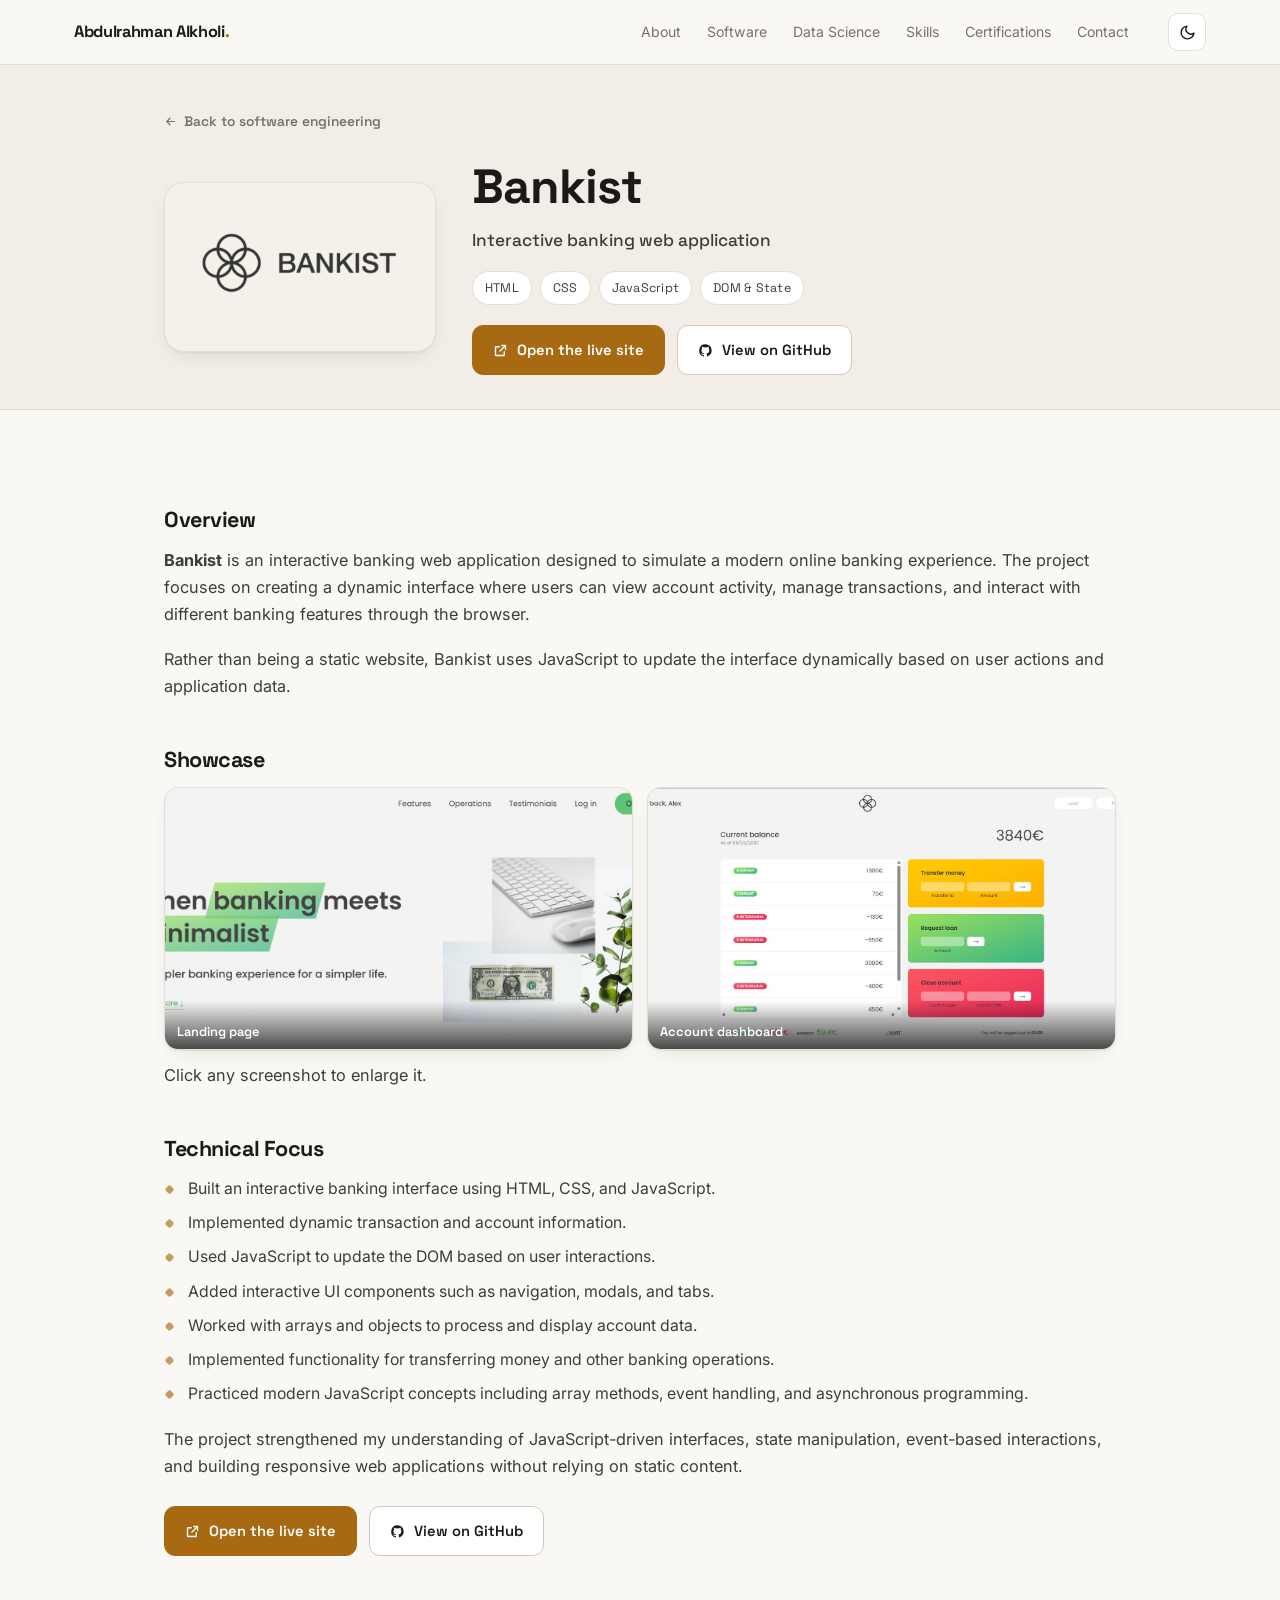
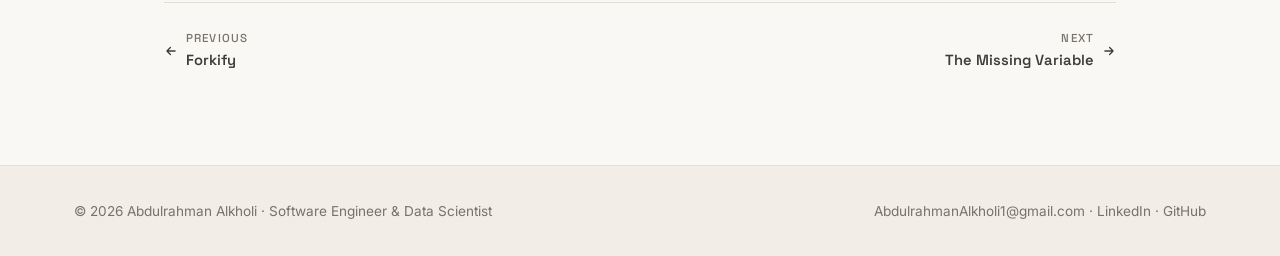
<file: projects/bankist.html>
<!DOCTYPE html>
<html lang="en" class="no-js"><head>
<meta charset="utf-8">
<meta name="viewport" content="width=device-width, initial-scale=1">
<title>Bankist — Abdulrahman Alkholi</title>
<meta name="description" content="An interactive online-banking simulation driven entirely by JavaScript.">
<meta property="og:title" content="Bankist — Abdulrahman Alkholi">
<meta property="og:description" content="An interactive online-banking simulation driven entirely by JavaScript.">
<meta property="og:type" content="website">
<meta name="theme-color" content="#faf8f4" media="(prefers-color-scheme: light)">
<meta name="theme-color" content="#0d0e12" media="(prefers-color-scheme: dark)">
<link rel="icon" href="data:image/svg+xml,%3Csvg%20xmlns%3D%22http%3A%2F%2Fwww.w3.org%2F2000%2Fsvg%22%20viewBox%3D%220%200%2064%2064%22%3E%3Cdefs%3E%3ClinearGradient%20id%3D%22g%22%20x1%3D%220%22%20y1%3D%220%22%20x2%3D%221%22%20y2%3D%221%22%3E%3Cstop%20offset%3D%220%22%20stop-color%3D%22%23a76a12%22%2F%3E%3Cstop%20offset%3D%221%22%20stop-color%3D%22%231c6b85%22%2F%3E%3C%2FlinearGradient%3E%3C%2Fdefs%3E%3Crect%20width%3D%2264%22%20height%3D%2264%22%20rx%3D%2214%22%20fill%3D%22url(%23g)%22%2F%3E%3Ctext%20x%3D%2232%22%20y%3D%2242%22%20font-family%3D%22Arial%2CHelvetica%2Csans-serif%22%20font-size%3D%2226%22%20font-weight%3D%22700%22%20fill%3D%22%23fff%22%20text-anchor%3D%22middle%22%3EAA%3C%2Ftext%3E%3C%2Fsvg%3E">
<script>try{var t=localStorage.getItem('aa-theme');if(t==='dark'||t==='light')document.documentElement.setAttribute('data-theme',t)}catch(e){}</script>
<link rel="preconnect" href="https://fonts.googleapis.com"><link rel="preconnect" href="https://fonts.gstatic.com" crossorigin><link href="https://fonts.googleapis.com/css2?family=Inter:wght@400;500;600&family=Space+Grotesk:wght@500;600;700&display=swap" rel="stylesheet">
<link rel="stylesheet" href="../assets/css/style.css">
</head>
<body>
<div class="progress" aria-hidden="true"></div>
<header class="nav"><div class="nav-in">
<a class="brand" href="../index.html">Abdulrahman Alkholi<span class="dot">.</span></a>
<nav class="nav-links" aria-label="Main"><a href="../index.html#about">About</a><a href="../index.html#software">Software</a><a href="../index.html#data">Data Science</a><a href="../index.html#skills">Skills</a><a href="../index.html#certifications">Certifications</a><a href="../index.html#contact">Contact</a></nav>
<div class="nav-tools">
<button class="icon-btn nav-toggle" data-nav-toggle aria-label="Menu" aria-expanded="false"><svg viewBox="0 0 24 24" fill="none" stroke="currentColor" stroke-width="2.2" stroke-linecap="round" stroke-linejoin="round" aria-hidden="true"><path d="M4 7h16M4 12h16M4 17h16"/></svg></button>
<button class="icon-btn" data-theme-toggle aria-label="Toggle light and dark theme"><svg class="moon" viewBox="0 0 24 24" fill="none" stroke="currentColor" stroke-width="2" stroke-linecap="round" stroke-linejoin="round" aria-hidden="true"><path d="M21 12.8A9 9 0 1 1 11.2 3a7 7 0 0 0 9.8 9.8z"/></svg><svg class="sun" viewBox="0 0 24 24" fill="none" stroke="currentColor" stroke-width="2" stroke-linecap="round" stroke-linejoin="round" aria-hidden="true"><circle cx="12" cy="12" r="4"/><path d="M12 2v2M12 20v2M4.9 4.9l1.4 1.4M17.7 17.7l1.4 1.4M2 12h2M20 12h2M4.9 19.1l1.4-1.4M17.7 6.3l1.4-1.4"/></svg></button>
</div></div></header>
<main>
<section class="p-hero"><div class="wrap page-wrap">
<a class="back" href="../index.html#software"><svg viewBox="0 0 24 24" fill="none" stroke="currentColor" stroke-width="2.2" stroke-linecap="round" stroke-linejoin="round" aria-hidden="true"><path d="M19 12H5M11 18l-6-6 6-6"/></svg> Back to software engineering</a>
<div class="p-hero-grid">
<div class="p-logo tile light"><span class="logo"><img src="../assets/img/logo-bankist.png" alt="Bankist logo"></span></div>
<div><h1>Bankist</h1><p class="p-tag">Interactive banking web application</p>
<div class="chips"><span class="chip">HTML</span><span class="chip">CSS</span><span class="chip">JavaScript</span><span class="chip">DOM &amp; State</span></div>
<div class="link-row"><a class="btn primary" href="https://abdulrahmanalkholi.github.io/The-Bankist/index.html" target="_blank" rel="noopener"><svg viewBox="0 0 24 24" fill="none" stroke="currentColor" stroke-width="2.2" stroke-linecap="round" stroke-linejoin="round" aria-hidden="true"><path d="M14 4h6v6M20 4l-9 9M18 14v5a1 1 0 0 1-1 1H5a1 1 0 0 1-1-1V7a1 1 0 0 1 1-1h5"/></svg> Open the live site</a><a class="btn" href="https://github.com/AbdulrahmanAlkholi/The-Bankist" target="_blank" rel="noopener"><svg viewBox="0 0 24 24" fill="currentColor" aria-hidden="true"><path d="M12 2a10 10 0 0 0-3.2 19.5c.5.1.7-.2.7-.5v-1.7c-2.8.6-3.4-1.3-3.4-1.3-.5-1.2-1.1-1.5-1.1-1.5-.9-.6.1-.6.1-.6 1 .1 1.5 1 1.5 1 .9 1.5 2.4 1.1 2.9.8.1-.7.4-1.1.6-1.3-2.2-.3-4.6-1.1-4.6-5 0-1.1.4-2 1-2.7-.1-.3-.4-1.3.1-2.7 0 0 .8-.3 2.7 1a9.4 9.4 0 0 1 5 0c1.9-1.3 2.7-1 2.7-1 .5 1.4.2 2.4.1 2.7.6.7 1 1.6 1 2.7 0 3.9-2.4 4.7-4.6 5 .4.3.7.9.7 1.9V21c0 .3.2.6.7.5A10 10 0 0 0 12 2z"/></svg> View on GitHub</a></div></div>
</div></div></section>
<section><div class="wrap page-wrap"><div class="content">
<h2>Overview</h2>
<p><strong>Bankist</strong> is an interactive banking web application designed to simulate a modern online banking experience. The project focuses on creating a dynamic interface where users can view account activity, manage transactions, and interact with different banking features through the browser.</p>
<p>Rather than being a static website, Bankist uses JavaScript to update the interface dynamically based on user actions and application data.</p>

<h2>Showcase</h2>

<div class="gallery"><button type="button" class="shot-btn" data-lightbox="shots" data-src="../assets/img/bankist-landing.jpg" data-caption="Bankist — Landing page" aria-label="Enlarge screenshot: Landing page"><img src="../assets/img/bankist-landing.jpg" alt="Bankist: Landing page" loading="lazy"><span class="cap">Landing page</span></button><button type="button" class="shot-btn" data-lightbox="shots" data-src="../assets/img/bankist-account.jpg" data-caption="Bankist — Account dashboard" aria-label="Enlarge screenshot: Account dashboard"><img src="../assets/img/bankist-account.jpg" alt="Bankist: Account dashboard" loading="lazy"><span class="cap">Account dashboard</span></button></div>
<p class="gallery-hint">Click any screenshot to enlarge it.</p>
<h2>Technical Focus</h2>
<ul><li>Built an interactive banking interface using HTML, CSS, and JavaScript.</li><li>Implemented dynamic transaction and account information.</li><li>Used JavaScript to update the DOM based on user interactions.</li><li>Added interactive UI components such as navigation, modals, and tabs.</li><li>Worked with arrays and objects to process and display account data.</li><li>Implemented functionality for transferring money and other banking operations.</li><li>Practiced modern JavaScript concepts including array methods, event handling, and asynchronous programming.</li></ul>
<p>The project strengthened my understanding of JavaScript-driven interfaces, state manipulation, event-based interactions, and building responsive web applications without relying on static content.</p>
<div class="link-row"><a class="btn primary" href="https://abdulrahmanalkholi.github.io/The-Bankist/index.html" target="_blank" rel="noopener"><svg viewBox="0 0 24 24" fill="none" stroke="currentColor" stroke-width="2.2" stroke-linecap="round" stroke-linejoin="round" aria-hidden="true"><path d="M14 4h6v6M20 4l-9 9M18 14v5a1 1 0 0 1-1 1H5a1 1 0 0 1-1-1V7a1 1 0 0 1 1-1h5"/></svg> Open the live site</a><a class="btn" href="https://github.com/AbdulrahmanAlkholi/The-Bankist" target="_blank" rel="noopener"><svg viewBox="0 0 24 24" fill="currentColor" aria-hidden="true"><path d="M12 2a10 10 0 0 0-3.2 19.5c.5.1.7-.2.7-.5v-1.7c-2.8.6-3.4-1.3-3.4-1.3-.5-1.2-1.1-1.5-1.1-1.5-.9-.6.1-.6.1-.6 1 .1 1.5 1 1.5 1 .9 1.5 2.4 1.1 2.9.8.1-.7.4-1.1.6-1.3-2.2-.3-4.6-1.1-4.6-5 0-1.1.4-2 1-2.7-.1-.3-.4-1.3.1-2.7 0 0 .8-.3 2.7 1a9.4 9.4 0 0 1 5 0c1.9-1.3 2.7-1 2.7-1 .5 1.4.2 2.4.1 2.7.6.7 1 1.6 1 2.7 0 3.9-2.4 4.7-4.6 5 .4.3.7.9.7 1.9V21c0 .3.2.6.7.5A10 10 0 0 0 12 2z"/></svg> View on GitHub</a></div>
<nav class="pnav" aria-label="More projects"><a href="forkify.html"><svg viewBox="0 0 24 24" fill="none" stroke="currentColor" stroke-width="2.2" stroke-linecap="round" stroke-linejoin="round" aria-hidden="true"><path d="M19 12H5M11 18l-6-6 6-6"/></svg><span><small>Previous</small>Forkify</span></a><a class="next" href="the-missing-variable.html"><span><small>Next</small>The Missing Variable</span><svg viewBox="0 0 24 24" fill="none" stroke="currentColor" stroke-width="2.2" stroke-linecap="round" stroke-linejoin="round" aria-hidden="true"><path d="M5 12h14M13 6l6 6-6 6"/></svg></a></nav>
</div></div></section>
</main>
<footer><div class="wrap foot">
<span>&copy; 2026 Abdulrahman Alkholi &middot; Software Engineer &amp; Data Scientist</span>
<span><a href="mailto:AbdulrahmanAlkholi1@gmail.com">AbdulrahmanAlkholi1@gmail.com</a> &middot; <a href="https://www.linkedin.com/in/abdulrahman-alkholi/" target="_blank" rel="noopener">LinkedIn</a> &middot; <a href="https://github.com/AbdulrahmanAlkholi" target="_blank" rel="noopener">GitHub</a></span>
</div></footer>
<button class="icon-btn to-top" aria-label="Back to top"><svg viewBox="0 0 24 24" fill="none" stroke="currentColor" stroke-width="2.2" stroke-linecap="round" stroke-linejoin="round" aria-hidden="true"><path d="M12 19V5M6 11l6-6 6 6"/></svg></button>
<script src="../assets/js/main.js"></script>
</body></html>
</file>
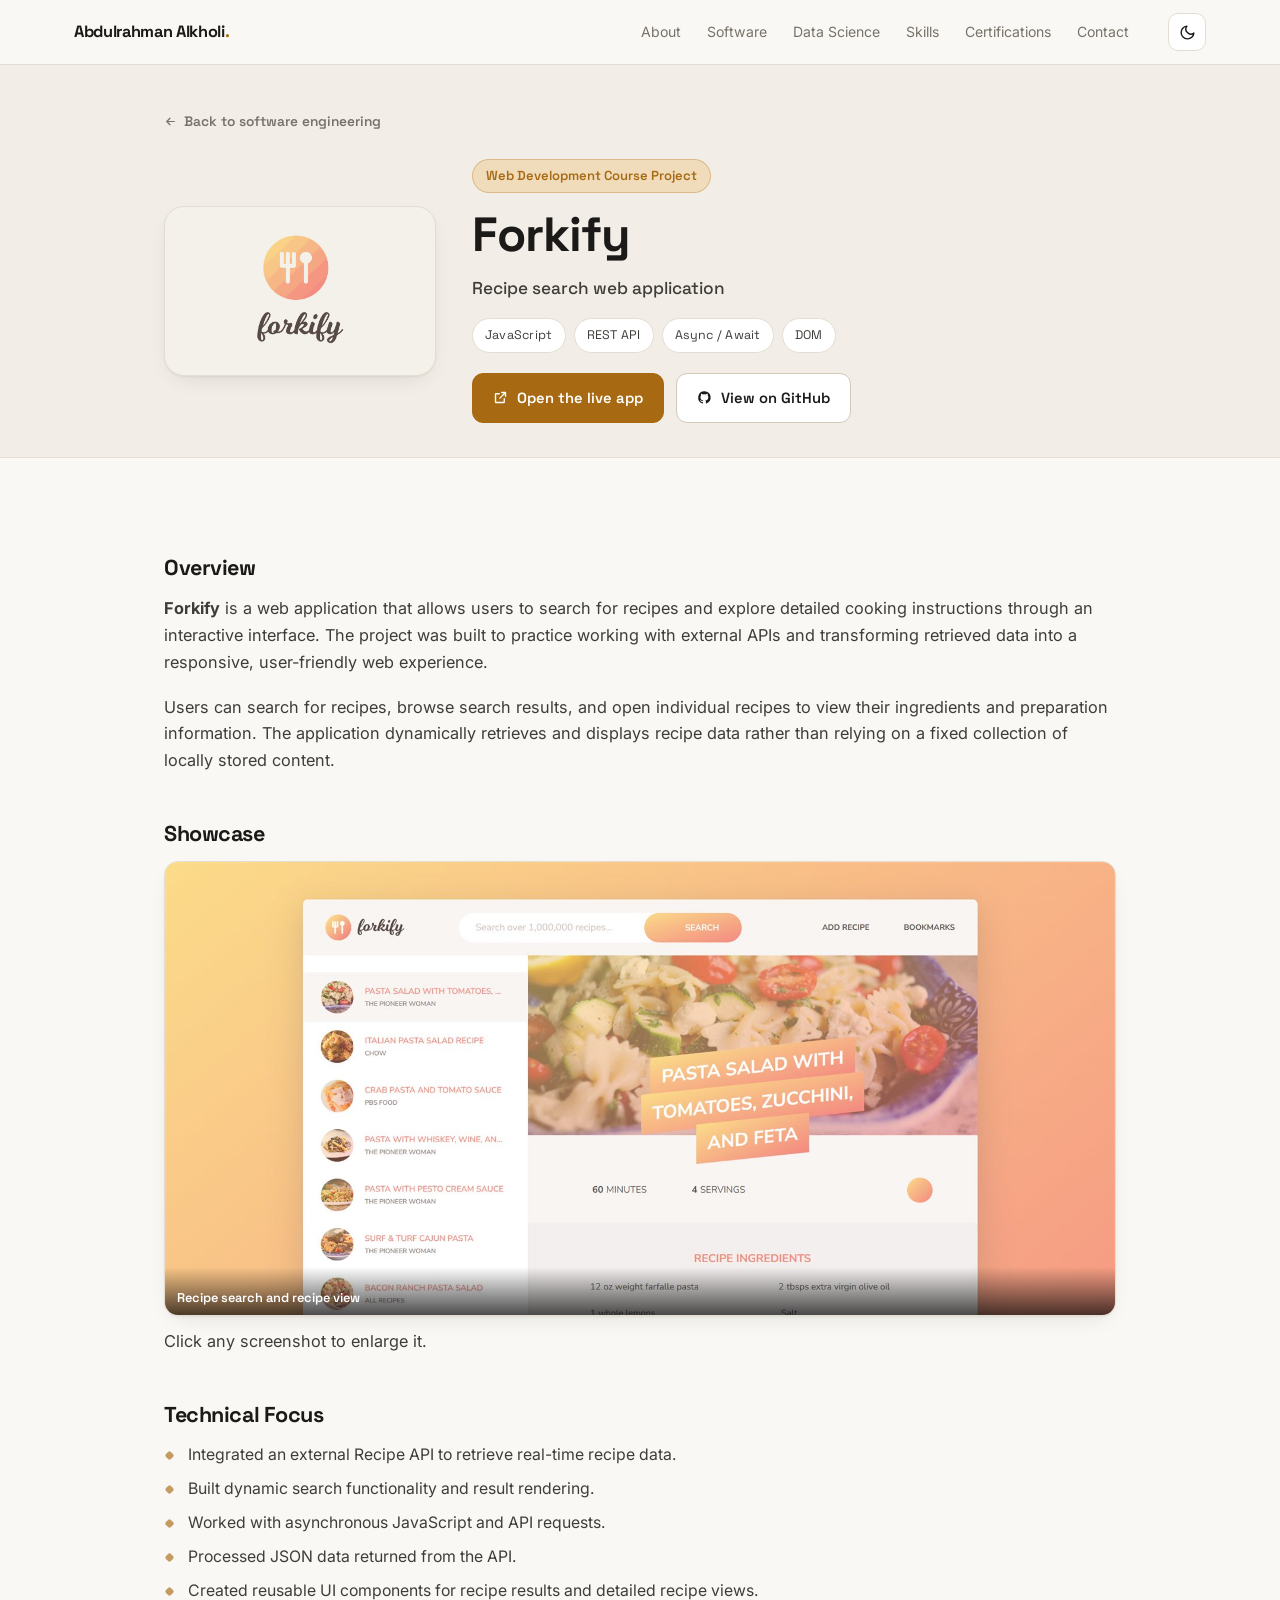
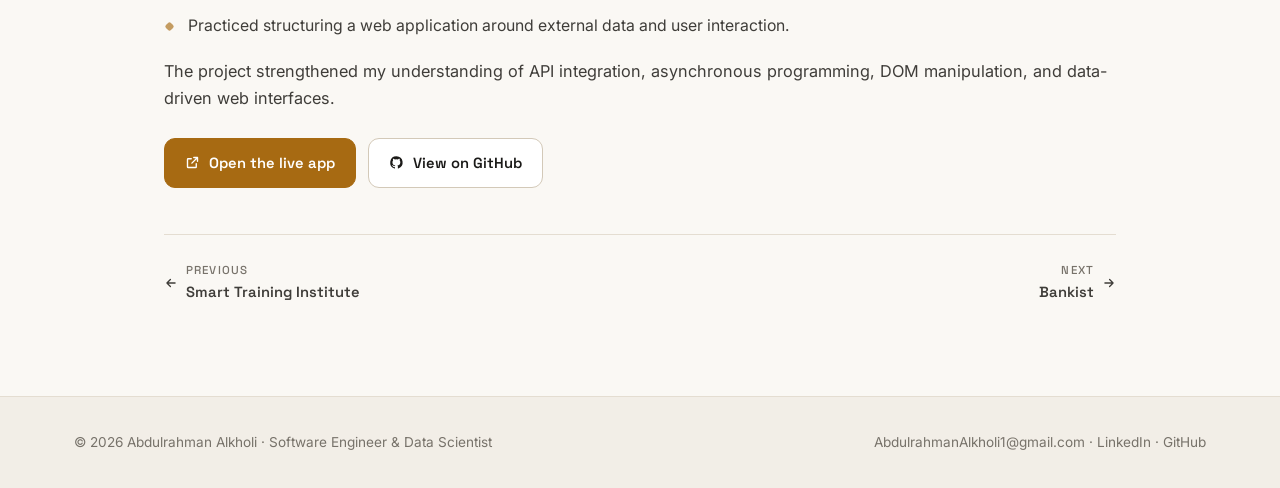
<file: projects/forkify.html>
<!DOCTYPE html>
<html lang="en" class="no-js"><head>
<meta charset="utf-8">
<meta name="viewport" content="width=device-width, initial-scale=1">
<title>Forkify — Abdulrahman Alkholi</title>
<meta name="description" content="A recipe search app that turns live API data into a responsive interface.">
<meta property="og:title" content="Forkify — Abdulrahman Alkholi">
<meta property="og:description" content="A recipe search app that turns live API data into a responsive interface.">
<meta property="og:type" content="website">
<meta name="theme-color" content="#faf8f4" media="(prefers-color-scheme: light)">
<meta name="theme-color" content="#0d0e12" media="(prefers-color-scheme: dark)">
<link rel="icon" href="data:image/svg+xml,%3Csvg%20xmlns%3D%22http%3A%2F%2Fwww.w3.org%2F2000%2Fsvg%22%20viewBox%3D%220%200%2064%2064%22%3E%3Cdefs%3E%3ClinearGradient%20id%3D%22g%22%20x1%3D%220%22%20y1%3D%220%22%20x2%3D%221%22%20y2%3D%221%22%3E%3Cstop%20offset%3D%220%22%20stop-color%3D%22%23a76a12%22%2F%3E%3Cstop%20offset%3D%221%22%20stop-color%3D%22%231c6b85%22%2F%3E%3C%2FlinearGradient%3E%3C%2Fdefs%3E%3Crect%20width%3D%2264%22%20height%3D%2264%22%20rx%3D%2214%22%20fill%3D%22url(%23g)%22%2F%3E%3Ctext%20x%3D%2232%22%20y%3D%2242%22%20font-family%3D%22Arial%2CHelvetica%2Csans-serif%22%20font-size%3D%2226%22%20font-weight%3D%22700%22%20fill%3D%22%23fff%22%20text-anchor%3D%22middle%22%3EAA%3C%2Ftext%3E%3C%2Fsvg%3E">
<script>try{var t=localStorage.getItem('aa-theme');if(t==='dark'||t==='light')document.documentElement.setAttribute('data-theme',t)}catch(e){}</script>
<link rel="preconnect" href="https://fonts.googleapis.com"><link rel="preconnect" href="https://fonts.gstatic.com" crossorigin><link href="https://fonts.googleapis.com/css2?family=Inter:wght@400;500;600&family=Space+Grotesk:wght@500;600;700&display=swap" rel="stylesheet">
<link rel="stylesheet" href="../assets/css/style.css">
</head>
<body>
<div class="progress" aria-hidden="true"></div>
<header class="nav"><div class="nav-in">
<a class="brand" href="../index.html">Abdulrahman Alkholi<span class="dot">.</span></a>
<nav class="nav-links" aria-label="Main"><a href="../index.html#about">About</a><a href="../index.html#software">Software</a><a href="../index.html#data">Data Science</a><a href="../index.html#skills">Skills</a><a href="../index.html#certifications">Certifications</a><a href="../index.html#contact">Contact</a></nav>
<div class="nav-tools">
<button class="icon-btn nav-toggle" data-nav-toggle aria-label="Menu" aria-expanded="false"><svg viewBox="0 0 24 24" fill="none" stroke="currentColor" stroke-width="2.2" stroke-linecap="round" stroke-linejoin="round" aria-hidden="true"><path d="M4 7h16M4 12h16M4 17h16"/></svg></button>
<button class="icon-btn" data-theme-toggle aria-label="Toggle light and dark theme"><svg class="moon" viewBox="0 0 24 24" fill="none" stroke="currentColor" stroke-width="2" stroke-linecap="round" stroke-linejoin="round" aria-hidden="true"><path d="M21 12.8A9 9 0 1 1 11.2 3a7 7 0 0 0 9.8 9.8z"/></svg><svg class="sun" viewBox="0 0 24 24" fill="none" stroke="currentColor" stroke-width="2" stroke-linecap="round" stroke-linejoin="round" aria-hidden="true"><circle cx="12" cy="12" r="4"/><path d="M12 2v2M12 20v2M4.9 4.9l1.4 1.4M17.7 17.7l1.4 1.4M2 12h2M20 12h2M4.9 19.1l1.4-1.4M17.7 6.3l1.4-1.4"/></svg></button>
</div></div></header>
<main>
<section class="p-hero"><div class="wrap page-wrap">
<a class="back" href="../index.html#software"><svg viewBox="0 0 24 24" fill="none" stroke="currentColor" stroke-width="2.2" stroke-linecap="round" stroke-linejoin="round" aria-hidden="true"><path d="M19 12H5M11 18l-6-6 6-6"/></svg> Back to software engineering</a>
<div class="p-hero-grid">
<div class="p-logo tile light"><span class="logo"><img src="../assets/img/logo-forkify.png" alt="Forkify logo"></span></div>
<div><span class="role-badge">Web Development Course Project</span><h1>Forkify</h1><p class="p-tag">Recipe search web application</p>
<div class="chips"><span class="chip">JavaScript</span><span class="chip">REST API</span><span class="chip">Async / Await</span><span class="chip">DOM</span></div>
<div class="link-row"><a class="btn primary" href="https://forkify-demo.netlify.app/" target="_blank" rel="noopener"><svg viewBox="0 0 24 24" fill="none" stroke="currentColor" stroke-width="2.2" stroke-linecap="round" stroke-linejoin="round" aria-hidden="true"><path d="M14 4h6v6M20 4l-9 9M18 14v5a1 1 0 0 1-1 1H5a1 1 0 0 1-1-1V7a1 1 0 0 1 1-1h5"/></svg> Open the live app</a><a class="btn" href="https://github.com/AbdulrahmanAlkholi/Forkify" target="_blank" rel="noopener"><svg viewBox="0 0 24 24" fill="currentColor" aria-hidden="true"><path d="M12 2a10 10 0 0 0-3.2 19.5c.5.1.7-.2.7-.5v-1.7c-2.8.6-3.4-1.3-3.4-1.3-.5-1.2-1.1-1.5-1.1-1.5-.9-.6.1-.6.1-.6 1 .1 1.5 1 1.5 1 .9 1.5 2.4 1.1 2.9.8.1-.7.4-1.1.6-1.3-2.2-.3-4.6-1.1-4.6-5 0-1.1.4-2 1-2.7-.1-.3-.4-1.3.1-2.7 0 0 .8-.3 2.7 1a9.4 9.4 0 0 1 5 0c1.9-1.3 2.7-1 2.7-1 .5 1.4.2 2.4.1 2.7.6.7 1 1.6 1 2.7 0 3.9-2.4 4.7-4.6 5 .4.3.7.9.7 1.9V21c0 .3.2.6.7.5A10 10 0 0 0 12 2z"/></svg> View on GitHub</a></div></div>
</div></div></section>
<section><div class="wrap page-wrap"><div class="content">
<h2>Overview</h2>
<p><strong>Forkify</strong> is a web application that allows users to search for recipes and explore detailed cooking instructions through an interactive interface. The project was built to practice working with external APIs and transforming retrieved data into a responsive, user-friendly web experience.</p>
<p>Users can search for recipes, browse search results, and open individual recipes to view their ingredients and preparation information. The application dynamically retrieves and displays recipe data rather than relying on a fixed collection of locally stored content.</p>

<h2>Showcase</h2>

<div class="gallery single"><button type="button" class="shot-btn" data-lightbox="shots" data-src="../assets/img/forkify-app.jpg" data-caption="Forkify — Recipe search and recipe view" aria-label="Enlarge screenshot: Recipe search and recipe view"><img src="../assets/img/forkify-app.jpg" alt="Forkify: Recipe search and recipe view" loading="lazy"><span class="cap">Recipe search and recipe view</span></button></div>
<p class="gallery-hint">Click any screenshot to enlarge it.</p>
<h2>Technical Focus</h2>
<ul><li>Integrated an external Recipe API to retrieve real-time recipe data.</li><li>Built dynamic search functionality and result rendering.</li><li>Worked with asynchronous JavaScript and API requests.</li><li>Processed JSON data returned from the API.</li><li>Created reusable UI components for recipe results and detailed recipe views.</li><li>Practiced structuring a web application around external data and user interaction.</li></ul>
<p>The project strengthened my understanding of API integration, asynchronous programming, DOM manipulation, and data-driven web interfaces.</p>
<div class="link-row"><a class="btn primary" href="https://forkify-demo.netlify.app/" target="_blank" rel="noopener"><svg viewBox="0 0 24 24" fill="none" stroke="currentColor" stroke-width="2.2" stroke-linecap="round" stroke-linejoin="round" aria-hidden="true"><path d="M14 4h6v6M20 4l-9 9M18 14v5a1 1 0 0 1-1 1H5a1 1 0 0 1-1-1V7a1 1 0 0 1 1-1h5"/></svg> Open the live app</a><a class="btn" href="https://github.com/AbdulrahmanAlkholi/Forkify" target="_blank" rel="noopener"><svg viewBox="0 0 24 24" fill="currentColor" aria-hidden="true"><path d="M12 2a10 10 0 0 0-3.2 19.5c.5.1.7-.2.7-.5v-1.7c-2.8.6-3.4-1.3-3.4-1.3-.5-1.2-1.1-1.5-1.1-1.5-.9-.6.1-.6.1-.6 1 .1 1.5 1 1.5 1 .9 1.5 2.4 1.1 2.9.8.1-.7.4-1.1.6-1.3-2.2-.3-4.6-1.1-4.6-5 0-1.1.4-2 1-2.7-.1-.3-.4-1.3.1-2.7 0 0 .8-.3 2.7 1a9.4 9.4 0 0 1 5 0c1.9-1.3 2.7-1 2.7-1 .5 1.4.2 2.4.1 2.7.6.7 1 1.6 1 2.7 0 3.9-2.4 4.7-4.6 5 .4.3.7.9.7 1.9V21c0 .3.2.6.7.5A10 10 0 0 0 12 2z"/></svg> View on GitHub</a></div>
<nav class="pnav" aria-label="More projects"><a href="smart-training-institute.html"><svg viewBox="0 0 24 24" fill="none" stroke="currentColor" stroke-width="2.2" stroke-linecap="round" stroke-linejoin="round" aria-hidden="true"><path d="M19 12H5M11 18l-6-6 6-6"/></svg><span><small>Previous</small>Smart Training Institute</span></a><a class="next" href="bankist.html"><span><small>Next</small>Bankist</span><svg viewBox="0 0 24 24" fill="none" stroke="currentColor" stroke-width="2.2" stroke-linecap="round" stroke-linejoin="round" aria-hidden="true"><path d="M5 12h14M13 6l6 6-6 6"/></svg></a></nav>
</div></div></section>
</main>
<footer><div class="wrap foot">
<span>&copy; 2026 Abdulrahman Alkholi &middot; Software Engineer &amp; Data Scientist</span>
<span><a href="mailto:AbdulrahmanAlkholi1@gmail.com">AbdulrahmanAlkholi1@gmail.com</a> &middot; <a href="https://www.linkedin.com/in/abdulrahman-alkholi/" target="_blank" rel="noopener">LinkedIn</a> &middot; <a href="https://github.com/AbdulrahmanAlkholi" target="_blank" rel="noopener">GitHub</a></span>
</div></footer>
<button class="icon-btn to-top" aria-label="Back to top"><svg viewBox="0 0 24 24" fill="none" stroke="currentColor" stroke-width="2.2" stroke-linecap="round" stroke-linejoin="round" aria-hidden="true"><path d="M12 19V5M6 11l6-6 6 6"/></svg></button>
<script src="../assets/js/main.js"></script>
</body></html>
</file>
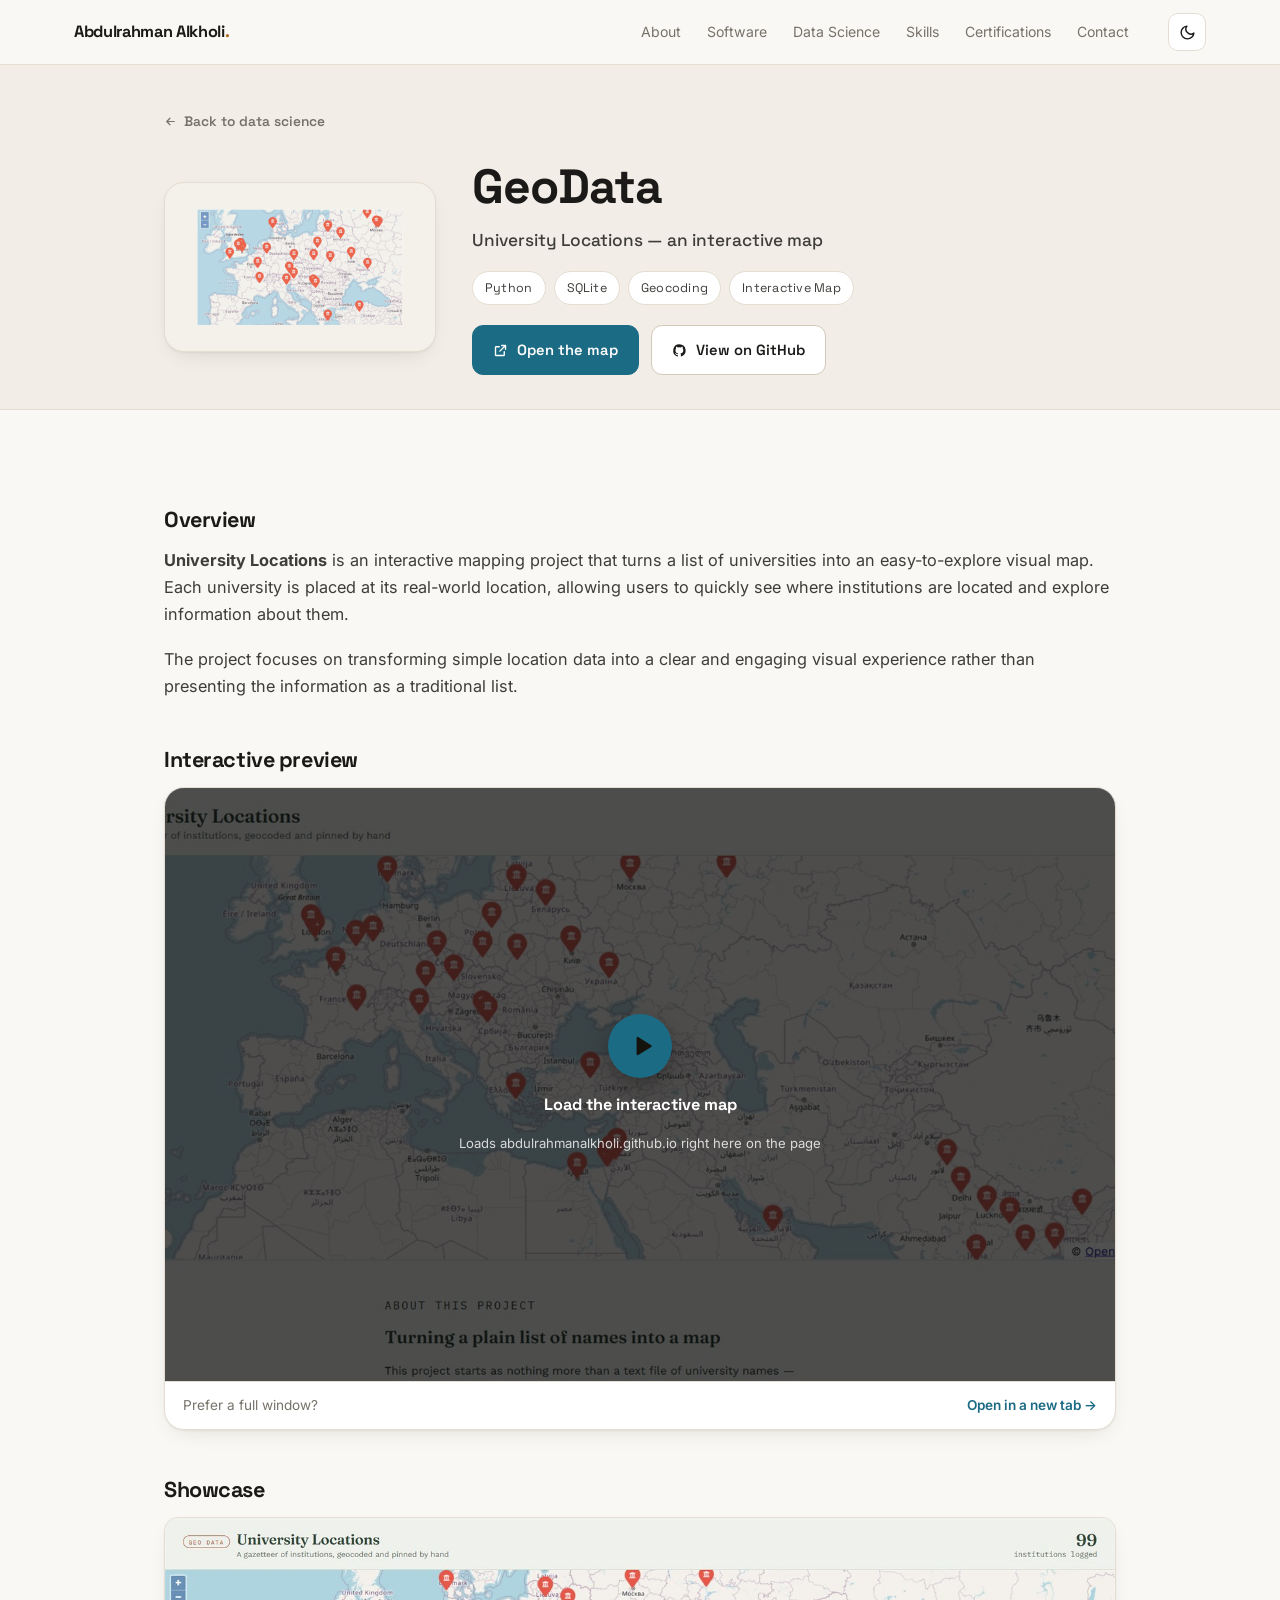
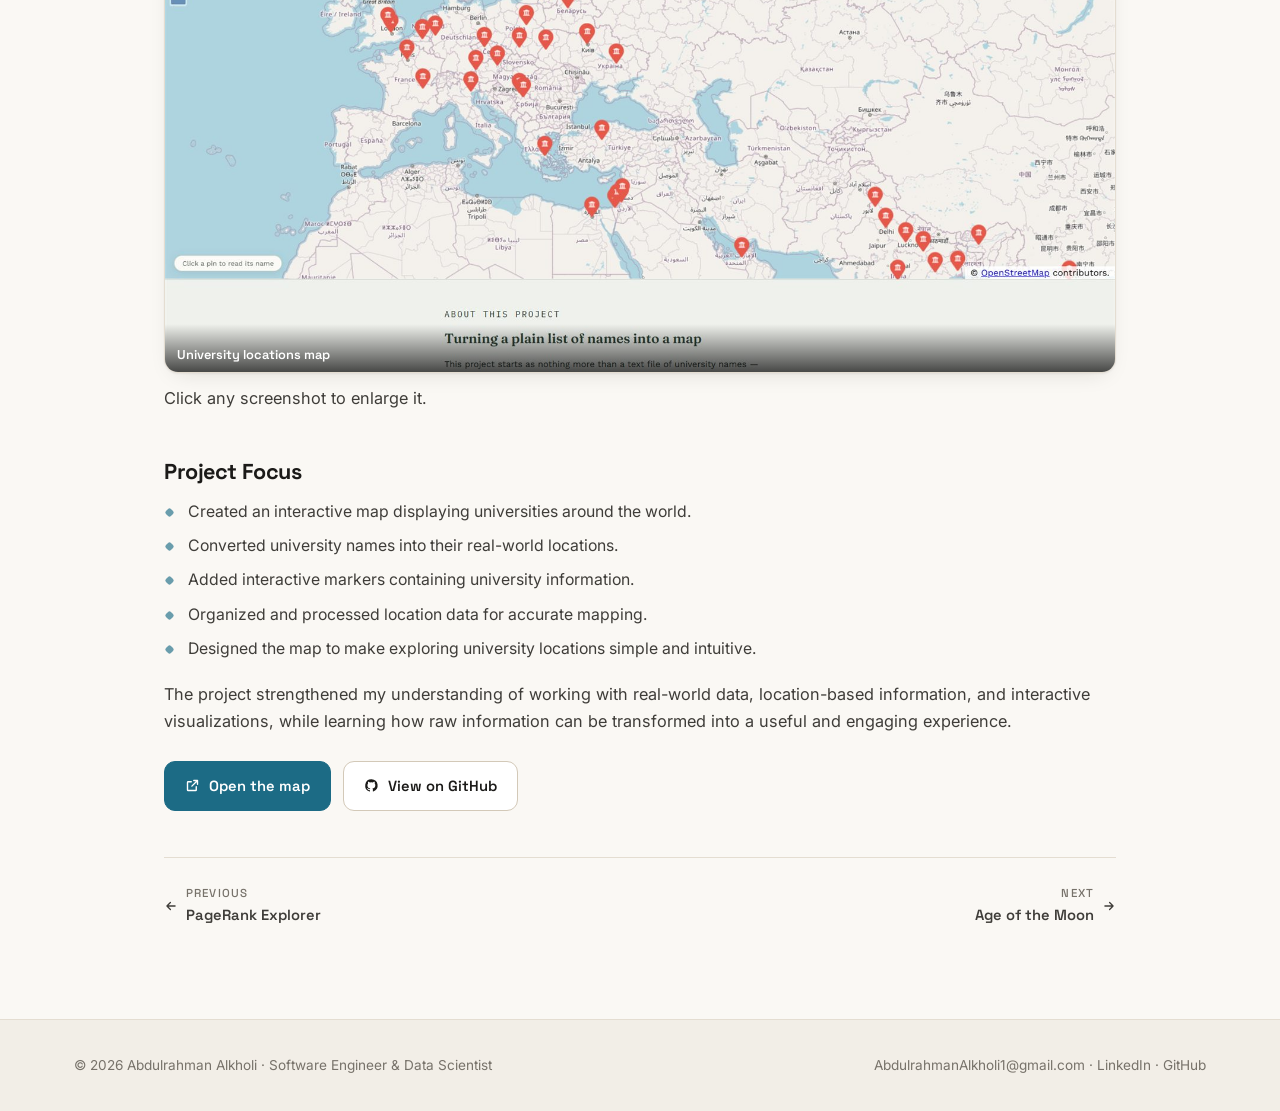
<file: projects/geodata.html>
<!DOCTYPE html>
<html lang="en" class="no-js"><head>
<meta charset="utf-8">
<meta name="viewport" content="width=device-width, initial-scale=1">
<title>GeoData — Abdulrahman Alkholi</title>
<meta name="description" content="Universities around the world, geocoded and placed on an interactive map.">
<meta property="og:title" content="GeoData — Abdulrahman Alkholi">
<meta property="og:description" content="Universities around the world, geocoded and placed on an interactive map.">
<meta property="og:type" content="website">
<meta name="theme-color" content="#faf8f4" media="(prefers-color-scheme: light)">
<meta name="theme-color" content="#0d0e12" media="(prefers-color-scheme: dark)">
<link rel="icon" href="data:image/svg+xml,%3Csvg%20xmlns%3D%22http%3A%2F%2Fwww.w3.org%2F2000%2Fsvg%22%20viewBox%3D%220%200%2064%2064%22%3E%3Cdefs%3E%3ClinearGradient%20id%3D%22g%22%20x1%3D%220%22%20y1%3D%220%22%20x2%3D%221%22%20y2%3D%221%22%3E%3Cstop%20offset%3D%220%22%20stop-color%3D%22%23a76a12%22%2F%3E%3Cstop%20offset%3D%221%22%20stop-color%3D%22%231c6b85%22%2F%3E%3C%2FlinearGradient%3E%3C%2Fdefs%3E%3Crect%20width%3D%2264%22%20height%3D%2264%22%20rx%3D%2214%22%20fill%3D%22url(%23g)%22%2F%3E%3Ctext%20x%3D%2232%22%20y%3D%2242%22%20font-family%3D%22Arial%2CHelvetica%2Csans-serif%22%20font-size%3D%2226%22%20font-weight%3D%22700%22%20fill%3D%22%23fff%22%20text-anchor%3D%22middle%22%3EAA%3C%2Ftext%3E%3C%2Fsvg%3E">
<script>try{var t=localStorage.getItem('aa-theme');if(t==='dark'||t==='light')document.documentElement.setAttribute('data-theme',t)}catch(e){}</script>
<link rel="preconnect" href="https://fonts.googleapis.com"><link rel="preconnect" href="https://fonts.gstatic.com" crossorigin><link href="https://fonts.googleapis.com/css2?family=Inter:wght@400;500;600&family=Space+Grotesk:wght@500;600;700&display=swap" rel="stylesheet">
<link rel="stylesheet" href="../assets/css/style.css">
</head>
<body>
<div class="progress" aria-hidden="true"></div>
<header class="nav"><div class="nav-in">
<a class="brand" href="../index.html">Abdulrahman Alkholi<span class="dot">.</span></a>
<nav class="nav-links" aria-label="Main"><a href="../index.html#about">About</a><a href="../index.html#software">Software</a><a href="../index.html#data">Data Science</a><a href="../index.html#skills">Skills</a><a href="../index.html#certifications">Certifications</a><a href="../index.html#contact">Contact</a></nav>
<div class="nav-tools">
<button class="icon-btn nav-toggle" data-nav-toggle aria-label="Menu" aria-expanded="false"><svg viewBox="0 0 24 24" fill="none" stroke="currentColor" stroke-width="2.2" stroke-linecap="round" stroke-linejoin="round" aria-hidden="true"><path d="M4 7h16M4 12h16M4 17h16"/></svg></button>
<button class="icon-btn" data-theme-toggle aria-label="Toggle light and dark theme"><svg class="moon" viewBox="0 0 24 24" fill="none" stroke="currentColor" stroke-width="2" stroke-linecap="round" stroke-linejoin="round" aria-hidden="true"><path d="M21 12.8A9 9 0 1 1 11.2 3a7 7 0 0 0 9.8 9.8z"/></svg><svg class="sun" viewBox="0 0 24 24" fill="none" stroke="currentColor" stroke-width="2" stroke-linecap="round" stroke-linejoin="round" aria-hidden="true"><circle cx="12" cy="12" r="4"/><path d="M12 2v2M12 20v2M4.9 4.9l1.4 1.4M17.7 17.7l1.4 1.4M2 12h2M20 12h2M4.9 19.1l1.4-1.4M17.7 6.3l1.4-1.4"/></svg></button>
</div></div></header>
<main>
<section class="p-hero"><div class="wrap page-wrap c2">
<a class="back" href="../index.html#data"><svg viewBox="0 0 24 24" fill="none" stroke="currentColor" stroke-width="2.2" stroke-linecap="round" stroke-linejoin="round" aria-hidden="true"><path d="M19 12H5M11 18l-6-6 6-6"/></svg> Back to data science</a>
<div class="p-hero-grid">
<div class="p-logo tile light"><span class="logo"><img src="../assets/img/logo-geodata.png" alt="GeoData logo"></span></div>
<div><h1>GeoData</h1><p class="p-tag">University Locations — an interactive map</p>
<div class="chips"><span class="chip">Python</span><span class="chip">SQLite</span><span class="chip">Geocoding</span><span class="chip">Interactive Map</span></div>
<div class="link-row"><a class="btn teal" href="https://abdulrahmanalkholi.github.io/GeoData/where.html" target="_blank" rel="noopener"><svg viewBox="0 0 24 24" fill="none" stroke="currentColor" stroke-width="2.2" stroke-linecap="round" stroke-linejoin="round" aria-hidden="true"><path d="M14 4h6v6M20 4l-9 9M18 14v5a1 1 0 0 1-1 1H5a1 1 0 0 1-1-1V7a1 1 0 0 1 1-1h5"/></svg> Open the map</a><a class="btn" href="https://github.com/AbdulrahmanAlkholi/GeoData" target="_blank" rel="noopener"><svg viewBox="0 0 24 24" fill="currentColor" aria-hidden="true"><path d="M12 2a10 10 0 0 0-3.2 19.5c.5.1.7-.2.7-.5v-1.7c-2.8.6-3.4-1.3-3.4-1.3-.5-1.2-1.1-1.5-1.1-1.5-.9-.6.1-.6.1-.6 1 .1 1.5 1 1.5 1 .9 1.5 2.4 1.1 2.9.8.1-.7.4-1.1.6-1.3-2.2-.3-4.6-1.1-4.6-5 0-1.1.4-2 1-2.7-.1-.3-.4-1.3.1-2.7 0 0 .8-.3 2.7 1a9.4 9.4 0 0 1 5 0c1.9-1.3 2.7-1 2.7-1 .5 1.4.2 2.4.1 2.7.6.7 1 1.6 1 2.7 0 3.9-2.4 4.7-4.6 5 .4.3.7.9.7 1.9V21c0 .3.2.6.7.5A10 10 0 0 0 12 2z"/></svg> View on GitHub</a></div></div>
</div></div></section>
<section><div class="wrap page-wrap"><div class="content c2">
<h2>Overview</h2>
<p><strong>University Locations</strong> is an interactive mapping project that turns a list of universities into an easy-to-explore visual map. Each university is placed at its real-world location, allowing users to quickly see where institutions are located and explore information about them.</p>
<p>The project focuses on transforming simple location data into a clear and engaging visual experience rather than presenting the information as a traditional list.</p>
<h2>Interactive preview</h2>
<div class="embed-card">
<div class="ratio"><button type="button" class="embed-cover" data-embed="https://abdulrahmanalkholi.github.io/GeoData/where.html" data-title="University locations map"><img src="../assets/img/geodata-map.jpg" alt="" loading="lazy"><span class="play"><svg viewBox="0 0 24 24" fill="currentColor" aria-hidden="true"><path d="M7 4.5v15a1 1 0 0 0 1.5.9l12-7.5a1 1 0 0 0 0-1.7l-12-7.6A1 1 0 0 0 7 4.5z"/></svg></span><b>Load the interactive map</b><small>Loads abdulrahmanalkholi.github.io right here on the page</small></button></div>
<div class="embed-fallback"><span>Prefer a full window?</span><a href="https://abdulrahmanalkholi.github.io/GeoData/where.html" target="_blank" rel="noopener">Open in a new tab &rarr;</a></div>
</div>
<h2>Showcase</h2>

<div class="gallery single"><button type="button" class="shot-btn" data-lightbox="shots" data-src="../assets/img/geodata-map.jpg" data-caption="GeoData — University locations map" aria-label="Enlarge screenshot: University locations map"><img src="../assets/img/geodata-map.jpg" alt="GeoData: University locations map" loading="lazy"><span class="cap">University locations map</span></button></div>
<p class="gallery-hint">Click any screenshot to enlarge it.</p>
<h2>Project Focus</h2>
<ul><li>Created an interactive map displaying universities around the world.</li><li>Converted university names into their real-world locations.</li><li>Added interactive markers containing university information.</li><li>Organized and processed location data for accurate mapping.</li><li>Designed the map to make exploring university locations simple and intuitive.</li></ul>
<p>The project strengthened my understanding of working with real-world data, location-based information, and interactive visualizations, while learning how raw information can be transformed into a useful and engaging experience.</p>
<div class="link-row"><a class="btn teal" href="https://abdulrahmanalkholi.github.io/GeoData/where.html" target="_blank" rel="noopener"><svg viewBox="0 0 24 24" fill="none" stroke="currentColor" stroke-width="2.2" stroke-linecap="round" stroke-linejoin="round" aria-hidden="true"><path d="M14 4h6v6M20 4l-9 9M18 14v5a1 1 0 0 1-1 1H5a1 1 0 0 1-1-1V7a1 1 0 0 1 1-1h5"/></svg> Open the map</a><a class="btn" href="https://github.com/AbdulrahmanAlkholi/GeoData" target="_blank" rel="noopener"><svg viewBox="0 0 24 24" fill="currentColor" aria-hidden="true"><path d="M12 2a10 10 0 0 0-3.2 19.5c.5.1.7-.2.7-.5v-1.7c-2.8.6-3.4-1.3-3.4-1.3-.5-1.2-1.1-1.5-1.1-1.5-.9-.6.1-.6.1-.6 1 .1 1.5 1 1.5 1 .9 1.5 2.4 1.1 2.9.8.1-.7.4-1.1.6-1.3-2.2-.3-4.6-1.1-4.6-5 0-1.1.4-2 1-2.7-.1-.3-.4-1.3.1-2.7 0 0 .8-.3 2.7 1a9.4 9.4 0 0 1 5 0c1.9-1.3 2.7-1 2.7-1 .5 1.4.2 2.4.1 2.7.6.7 1 1.6 1 2.7 0 3.9-2.4 4.7-4.6 5 .4.3.7.9.7 1.9V21c0 .3.2.6.7.5A10 10 0 0 0 12 2z"/></svg> View on GitHub</a></div>
<nav class="pnav" aria-label="More projects"><a href="pagerank-explorer.html"><svg viewBox="0 0 24 24" fill="none" stroke="currentColor" stroke-width="2.2" stroke-linecap="round" stroke-linejoin="round" aria-hidden="true"><path d="M19 12H5M11 18l-6-6 6-6"/></svg><span><small>Previous</small>PageRank Explorer</span></a><a class="next" href="age-of-the-moon.html"><span><small>Next</small>Age of the Moon</span><svg viewBox="0 0 24 24" fill="none" stroke="currentColor" stroke-width="2.2" stroke-linecap="round" stroke-linejoin="round" aria-hidden="true"><path d="M5 12h14M13 6l6 6-6 6"/></svg></a></nav>
</div></div></section>
</main>
<footer><div class="wrap foot">
<span>&copy; 2026 Abdulrahman Alkholi &middot; Software Engineer &amp; Data Scientist</span>
<span><a href="mailto:AbdulrahmanAlkholi1@gmail.com">AbdulrahmanAlkholi1@gmail.com</a> &middot; <a href="https://www.linkedin.com/in/abdulrahman-alkholi/" target="_blank" rel="noopener">LinkedIn</a> &middot; <a href="https://github.com/AbdulrahmanAlkholi" target="_blank" rel="noopener">GitHub</a></span>
</div></footer>
<button class="icon-btn to-top" aria-label="Back to top"><svg viewBox="0 0 24 24" fill="none" stroke="currentColor" stroke-width="2.2" stroke-linecap="round" stroke-linejoin="round" aria-hidden="true"><path d="M12 19V5M6 11l6-6 6 6"/></svg></button>
<script src="../assets/js/main.js"></script>
</body></html>
</file>
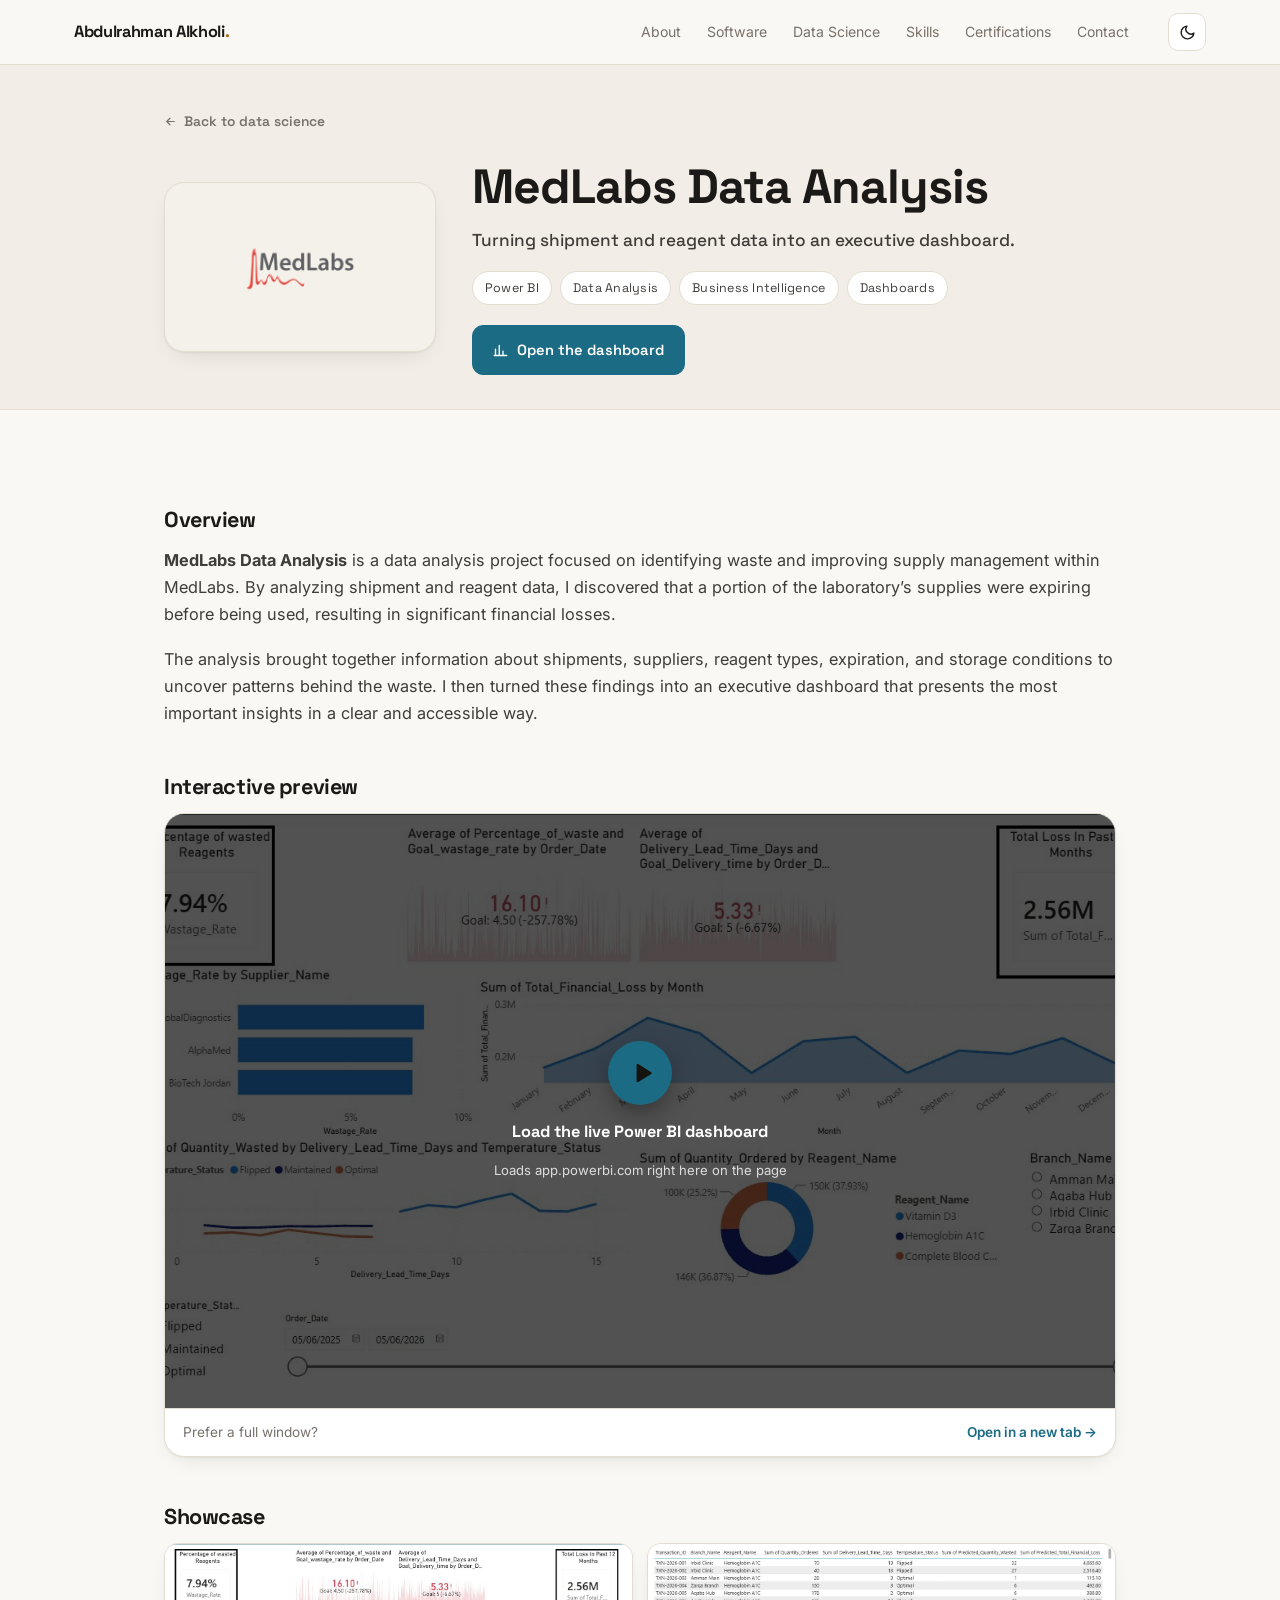
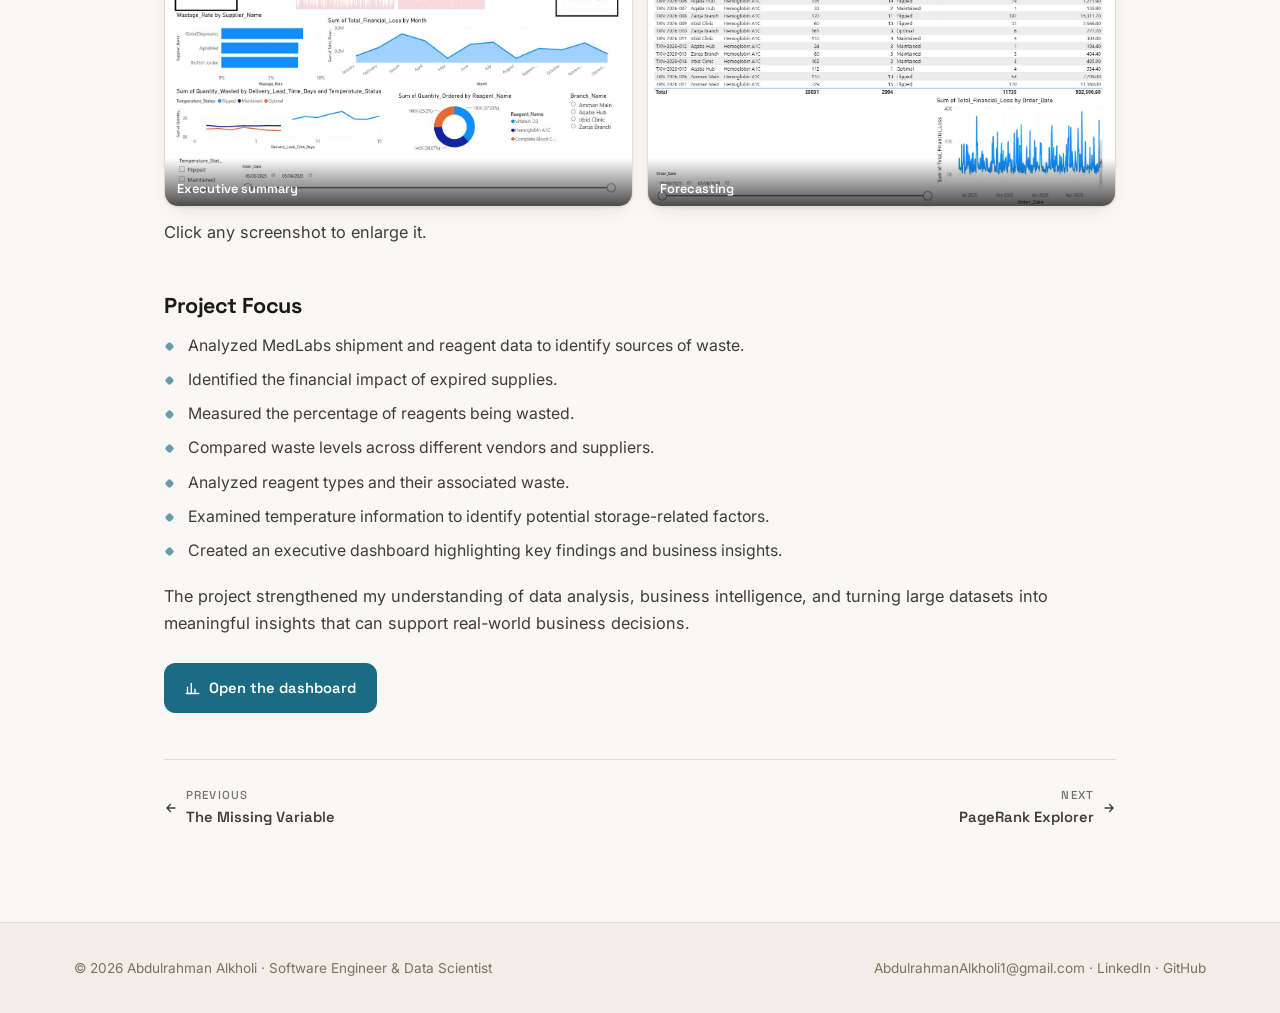
<file: projects/medlabs-data-analysis.html>
<!DOCTYPE html>
<html lang="en" class="no-js"><head>
<meta charset="utf-8">
<meta name="viewport" content="width=device-width, initial-scale=1">
<title>MedLabs Data Analysis — Abdulrahman Alkholi</title>
<meta name="description" content="Finding where lab supplies expire unused — and what that waste really costs.">
<meta property="og:title" content="MedLabs Data Analysis — Abdulrahman Alkholi">
<meta property="og:description" content="Finding where lab supplies expire unused — and what that waste really costs.">
<meta property="og:type" content="website">
<meta name="theme-color" content="#faf8f4" media="(prefers-color-scheme: light)">
<meta name="theme-color" content="#0d0e12" media="(prefers-color-scheme: dark)">
<link rel="icon" href="data:image/svg+xml,%3Csvg%20xmlns%3D%22http%3A%2F%2Fwww.w3.org%2F2000%2Fsvg%22%20viewBox%3D%220%200%2064%2064%22%3E%3Cdefs%3E%3ClinearGradient%20id%3D%22g%22%20x1%3D%220%22%20y1%3D%220%22%20x2%3D%221%22%20y2%3D%221%22%3E%3Cstop%20offset%3D%220%22%20stop-color%3D%22%23a76a12%22%2F%3E%3Cstop%20offset%3D%221%22%20stop-color%3D%22%231c6b85%22%2F%3E%3C%2FlinearGradient%3E%3C%2Fdefs%3E%3Crect%20width%3D%2264%22%20height%3D%2264%22%20rx%3D%2214%22%20fill%3D%22url(%23g)%22%2F%3E%3Ctext%20x%3D%2232%22%20y%3D%2242%22%20font-family%3D%22Arial%2CHelvetica%2Csans-serif%22%20font-size%3D%2226%22%20font-weight%3D%22700%22%20fill%3D%22%23fff%22%20text-anchor%3D%22middle%22%3EAA%3C%2Ftext%3E%3C%2Fsvg%3E">
<script>try{var t=localStorage.getItem('aa-theme');if(t==='dark'||t==='light')document.documentElement.setAttribute('data-theme',t)}catch(e){}</script>
<link rel="preconnect" href="https://fonts.googleapis.com"><link rel="preconnect" href="https://fonts.gstatic.com" crossorigin><link href="https://fonts.googleapis.com/css2?family=Inter:wght@400;500;600&family=Space+Grotesk:wght@500;600;700&display=swap" rel="stylesheet">
<link rel="stylesheet" href="../assets/css/style.css">
</head>
<body>
<div class="progress" aria-hidden="true"></div>
<header class="nav"><div class="nav-in">
<a class="brand" href="../index.html">Abdulrahman Alkholi<span class="dot">.</span></a>
<nav class="nav-links" aria-label="Main"><a href="../index.html#about">About</a><a href="../index.html#software">Software</a><a href="../index.html#data">Data Science</a><a href="../index.html#skills">Skills</a><a href="../index.html#certifications">Certifications</a><a href="../index.html#contact">Contact</a></nav>
<div class="nav-tools">
<button class="icon-btn nav-toggle" data-nav-toggle aria-label="Menu" aria-expanded="false"><svg viewBox="0 0 24 24" fill="none" stroke="currentColor" stroke-width="2.2" stroke-linecap="round" stroke-linejoin="round" aria-hidden="true"><path d="M4 7h16M4 12h16M4 17h16"/></svg></button>
<button class="icon-btn" data-theme-toggle aria-label="Toggle light and dark theme"><svg class="moon" viewBox="0 0 24 24" fill="none" stroke="currentColor" stroke-width="2" stroke-linecap="round" stroke-linejoin="round" aria-hidden="true"><path d="M21 12.8A9 9 0 1 1 11.2 3a7 7 0 0 0 9.8 9.8z"/></svg><svg class="sun" viewBox="0 0 24 24" fill="none" stroke="currentColor" stroke-width="2" stroke-linecap="round" stroke-linejoin="round" aria-hidden="true"><circle cx="12" cy="12" r="4"/><path d="M12 2v2M12 20v2M4.9 4.9l1.4 1.4M17.7 17.7l1.4 1.4M2 12h2M20 12h2M4.9 19.1l1.4-1.4M17.7 6.3l1.4-1.4"/></svg></button>
</div></div></header>
<main>
<section class="p-hero"><div class="wrap page-wrap c2">
<a class="back" href="../index.html#data"><svg viewBox="0 0 24 24" fill="none" stroke="currentColor" stroke-width="2.2" stroke-linecap="round" stroke-linejoin="round" aria-hidden="true"><path d="M19 12H5M11 18l-6-6 6-6"/></svg> Back to data science</a>
<div class="p-hero-grid">
<div class="p-logo tile light"><span class="logo"><img src="../assets/img/logo-medlabs.png" alt="MedLabs Data Analysis logo"></span></div>
<div><h1>MedLabs Data Analysis</h1><p class="p-tag">Turning shipment and reagent data into an executive dashboard.</p>
<div class="chips"><span class="chip">Power BI</span><span class="chip">Data Analysis</span><span class="chip">Business Intelligence</span><span class="chip">Dashboards</span></div>
<div class="link-row"><a class="btn teal" href="https://app.powerbi.com/view?r=eyJrIjoiNDQ1NGU5MzAtYmFlZi00YjQ5LWEwZjQtNjQ5Y2Q0ZjE0MGVlIiwidCI6ImVjYmNkZDA4LWRlYzctNDdjYi1iMzZiLWYzZTFiZWFhOWQ0ZCIsImMiOjl9" target="_blank" rel="noopener"><svg viewBox="0 0 24 24" fill="none" stroke="currentColor" stroke-width="2.2" stroke-linecap="round" stroke-linejoin="round" aria-hidden="true" stroke-width="2"><path d="M4 20V10M10 20V4M16 20v-7M22 20H2"/></svg> Open the dashboard</a></div></div>
</div></div></section>
<section><div class="wrap page-wrap"><div class="content c2">
<h2>Overview</h2>
<p><strong>MedLabs Data Analysis</strong> is a data analysis project focused on identifying waste and improving supply management within MedLabs. By analyzing shipment and reagent data, I discovered that a portion of the laboratory’s supplies were expiring before being used, resulting in significant financial losses.</p>
<p>The analysis brought together information about shipments, suppliers, reagent types, expiration, and storage conditions to uncover patterns behind the waste. I then turned these findings into an executive dashboard that presents the most important insights in a clear and accessible way.</p>
<h2>Interactive preview</h2>
<div class="embed-card">
<div class="ratio"><button type="button" class="embed-cover" data-embed="https://app.powerbi.com/view?r=eyJrIjoiNDQ1NGU5MzAtYmFlZi00YjQ5LWEwZjQtNjQ5Y2Q0ZjE0MGVlIiwidCI6ImVjYmNkZDA4LWRlYzctNDdjYi1iMzZiLWYzZTFiZWFhOWQ0ZCIsImMiOjl9" data-title="MedLabs Power BI dashboard"><img src="../assets/img/medlabs-summary.jpg" alt="" loading="lazy"><span class="play"><svg viewBox="0 0 24 24" fill="currentColor" aria-hidden="true"><path d="M7 4.5v15a1 1 0 0 0 1.5.9l12-7.5a1 1 0 0 0 0-1.7l-12-7.6A1 1 0 0 0 7 4.5z"/></svg></span><b>Load the live Power BI dashboard</b><small>Loads app.powerbi.com right here on the page</small></button></div>
<div class="embed-fallback"><span>Prefer a full window?</span><a href="https://app.powerbi.com/view?r=eyJrIjoiNDQ1NGU5MzAtYmFlZi00YjQ5LWEwZjQtNjQ5Y2Q0ZjE0MGVlIiwidCI6ImVjYmNkZDA4LWRlYzctNDdjYi1iMzZiLWYzZTFiZWFhOWQ0ZCIsImMiOjl9" target="_blank" rel="noopener">Open in a new tab &rarr;</a></div>
</div>
<h2>Showcase</h2>

<div class="gallery"><button type="button" class="shot-btn" data-lightbox="shots" data-src="../assets/img/medlabs-summary.jpg" data-caption="MedLabs Data Analysis — Executive summary" aria-label="Enlarge screenshot: Executive summary"><img src="../assets/img/medlabs-summary.jpg" alt="MedLabs Data Analysis: Executive summary" loading="lazy"><span class="cap">Executive summary</span></button><button type="button" class="shot-btn" data-lightbox="shots" data-src="../assets/img/medlabs-forecasting.jpg" data-caption="MedLabs Data Analysis — Forecasting" aria-label="Enlarge screenshot: Forecasting"><img src="../assets/img/medlabs-forecasting.jpg" alt="MedLabs Data Analysis: Forecasting" loading="lazy"><span class="cap">Forecasting</span></button></div>
<p class="gallery-hint">Click any screenshot to enlarge it.</p>
<h2>Project Focus</h2>
<ul><li>Analyzed MedLabs shipment and reagent data to identify sources of waste.</li><li>Identified the financial impact of expired supplies.</li><li>Measured the percentage of reagents being wasted.</li><li>Compared waste levels across different vendors and suppliers.</li><li>Analyzed reagent types and their associated waste.</li><li>Examined temperature information to identify potential storage-related factors.</li><li>Created an executive dashboard highlighting key findings and business insights.</li></ul>
<p>The project strengthened my understanding of data analysis, business intelligence, and turning large datasets into meaningful insights that can support real-world business decisions.</p>
<div class="link-row"><a class="btn teal" href="https://app.powerbi.com/view?r=eyJrIjoiNDQ1NGU5MzAtYmFlZi00YjQ5LWEwZjQtNjQ5Y2Q0ZjE0MGVlIiwidCI6ImVjYmNkZDA4LWRlYzctNDdjYi1iMzZiLWYzZTFiZWFhOWQ0ZCIsImMiOjl9" target="_blank" rel="noopener"><svg viewBox="0 0 24 24" fill="none" stroke="currentColor" stroke-width="2.2" stroke-linecap="round" stroke-linejoin="round" aria-hidden="true" stroke-width="2"><path d="M4 20V10M10 20V4M16 20v-7M22 20H2"/></svg> Open the dashboard</a></div>
<nav class="pnav" aria-label="More projects"><a href="the-missing-variable.html"><svg viewBox="0 0 24 24" fill="none" stroke="currentColor" stroke-width="2.2" stroke-linecap="round" stroke-linejoin="round" aria-hidden="true"><path d="M19 12H5M11 18l-6-6 6-6"/></svg><span><small>Previous</small>The Missing Variable</span></a><a class="next" href="pagerank-explorer.html"><span><small>Next</small>PageRank Explorer</span><svg viewBox="0 0 24 24" fill="none" stroke="currentColor" stroke-width="2.2" stroke-linecap="round" stroke-linejoin="round" aria-hidden="true"><path d="M5 12h14M13 6l6 6-6 6"/></svg></a></nav>
</div></div></section>
</main>
<footer><div class="wrap foot">
<span>&copy; 2026 Abdulrahman Alkholi &middot; Software Engineer &amp; Data Scientist</span>
<span><a href="mailto:AbdulrahmanAlkholi1@gmail.com">AbdulrahmanAlkholi1@gmail.com</a> &middot; <a href="https://www.linkedin.com/in/abdulrahman-alkholi/" target="_blank" rel="noopener">LinkedIn</a> &middot; <a href="https://github.com/AbdulrahmanAlkholi" target="_blank" rel="noopener">GitHub</a></span>
</div></footer>
<button class="icon-btn to-top" aria-label="Back to top"><svg viewBox="0 0 24 24" fill="none" stroke="currentColor" stroke-width="2.2" stroke-linecap="round" stroke-linejoin="round" aria-hidden="true"><path d="M12 19V5M6 11l6-6 6 6"/></svg></button>
<script src="../assets/js/main.js"></script>
</body></html>
</file>
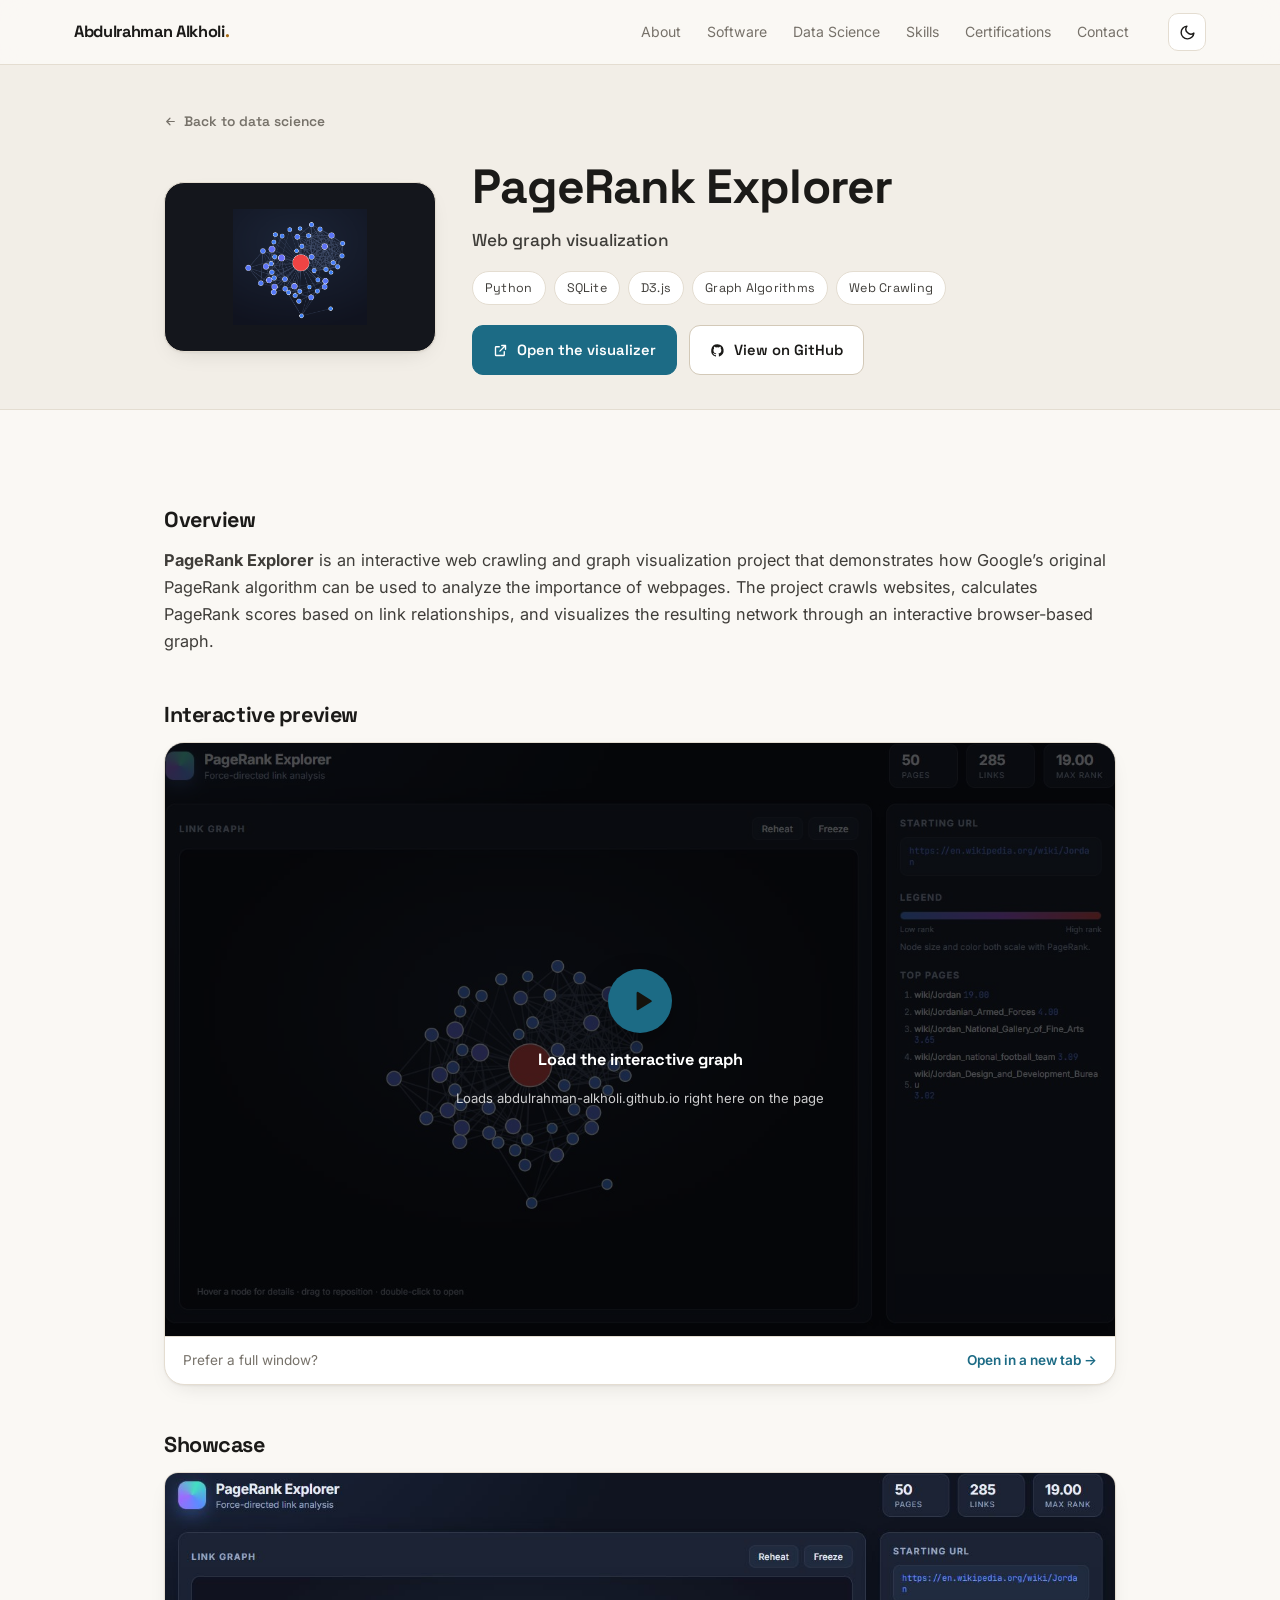
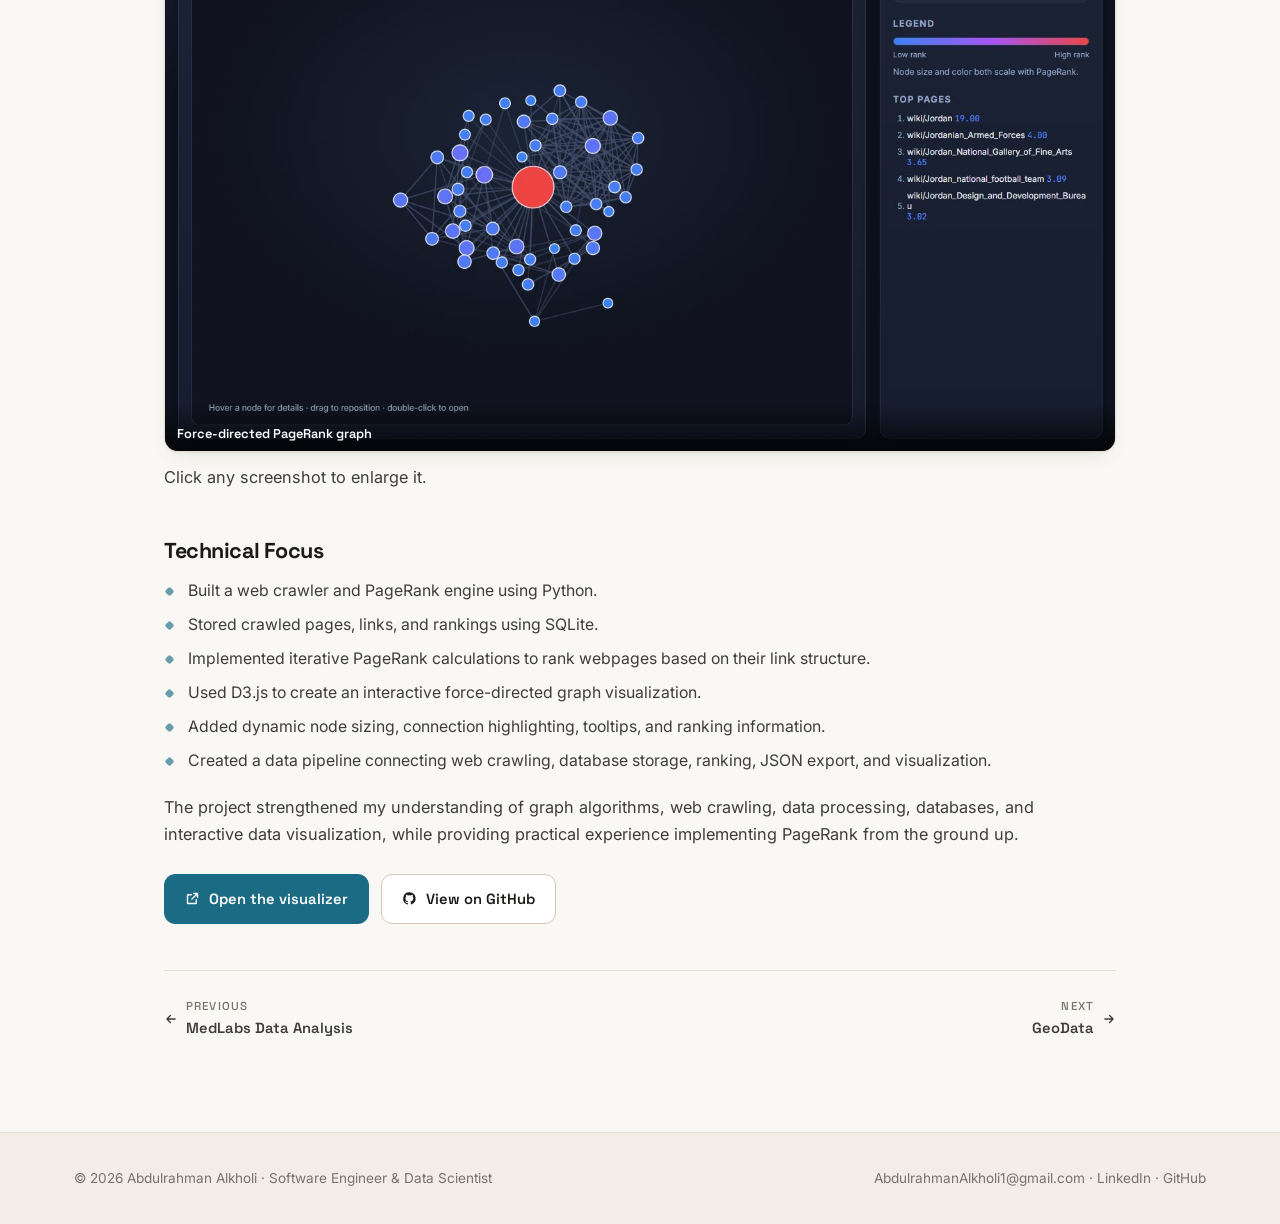
<file: projects/pagerank-explorer.html>
<!DOCTYPE html>
<html lang="en" class="no-js"><head>
<meta charset="utf-8">
<meta name="viewport" content="width=device-width, initial-scale=1">
<title>PageRank Explorer — Abdulrahman Alkholi</title>
<meta name="description" content="Crawl the web, rank pages with PageRank, then explore the network as a live graph.">
<meta property="og:title" content="PageRank Explorer — Abdulrahman Alkholi">
<meta property="og:description" content="Crawl the web, rank pages with PageRank, then explore the network as a live graph.">
<meta property="og:type" content="website">
<meta name="theme-color" content="#faf8f4" media="(prefers-color-scheme: light)">
<meta name="theme-color" content="#0d0e12" media="(prefers-color-scheme: dark)">
<link rel="icon" href="data:image/svg+xml,%3Csvg%20xmlns%3D%22http%3A%2F%2Fwww.w3.org%2F2000%2Fsvg%22%20viewBox%3D%220%200%2064%2064%22%3E%3Cdefs%3E%3ClinearGradient%20id%3D%22g%22%20x1%3D%220%22%20y1%3D%220%22%20x2%3D%221%22%20y2%3D%221%22%3E%3Cstop%20offset%3D%220%22%20stop-color%3D%22%23a76a12%22%2F%3E%3Cstop%20offset%3D%221%22%20stop-color%3D%22%231c6b85%22%2F%3E%3C%2FlinearGradient%3E%3C%2Fdefs%3E%3Crect%20width%3D%2264%22%20height%3D%2264%22%20rx%3D%2214%22%20fill%3D%22url(%23g)%22%2F%3E%3Ctext%20x%3D%2232%22%20y%3D%2242%22%20font-family%3D%22Arial%2CHelvetica%2Csans-serif%22%20font-size%3D%2226%22%20font-weight%3D%22700%22%20fill%3D%22%23fff%22%20text-anchor%3D%22middle%22%3EAA%3C%2Ftext%3E%3C%2Fsvg%3E">
<script>try{var t=localStorage.getItem('aa-theme');if(t==='dark'||t==='light')document.documentElement.setAttribute('data-theme',t)}catch(e){}</script>
<link rel="preconnect" href="https://fonts.googleapis.com"><link rel="preconnect" href="https://fonts.gstatic.com" crossorigin><link href="https://fonts.googleapis.com/css2?family=Inter:wght@400;500;600&family=Space+Grotesk:wght@500;600;700&display=swap" rel="stylesheet">
<link rel="stylesheet" href="../assets/css/style.css">
</head>
<body>
<div class="progress" aria-hidden="true"></div>
<header class="nav"><div class="nav-in">
<a class="brand" href="../index.html">Abdulrahman Alkholi<span class="dot">.</span></a>
<nav class="nav-links" aria-label="Main"><a href="../index.html#about">About</a><a href="../index.html#software">Software</a><a href="../index.html#data">Data Science</a><a href="../index.html#skills">Skills</a><a href="../index.html#certifications">Certifications</a><a href="../index.html#contact">Contact</a></nav>
<div class="nav-tools">
<button class="icon-btn nav-toggle" data-nav-toggle aria-label="Menu" aria-expanded="false"><svg viewBox="0 0 24 24" fill="none" stroke="currentColor" stroke-width="2.2" stroke-linecap="round" stroke-linejoin="round" aria-hidden="true"><path d="M4 7h16M4 12h16M4 17h16"/></svg></button>
<button class="icon-btn" data-theme-toggle aria-label="Toggle light and dark theme"><svg class="moon" viewBox="0 0 24 24" fill="none" stroke="currentColor" stroke-width="2" stroke-linecap="round" stroke-linejoin="round" aria-hidden="true"><path d="M21 12.8A9 9 0 1 1 11.2 3a7 7 0 0 0 9.8 9.8z"/></svg><svg class="sun" viewBox="0 0 24 24" fill="none" stroke="currentColor" stroke-width="2" stroke-linecap="round" stroke-linejoin="round" aria-hidden="true"><circle cx="12" cy="12" r="4"/><path d="M12 2v2M12 20v2M4.9 4.9l1.4 1.4M17.7 17.7l1.4 1.4M2 12h2M20 12h2M4.9 19.1l1.4-1.4M17.7 6.3l1.4-1.4"/></svg></button>
</div></div></header>
<main>
<section class="p-hero"><div class="wrap page-wrap c2">
<a class="back" href="../index.html#data"><svg viewBox="0 0 24 24" fill="none" stroke="currentColor" stroke-width="2.2" stroke-linecap="round" stroke-linejoin="round" aria-hidden="true"><path d="M19 12H5M11 18l-6-6 6-6"/></svg> Back to data science</a>
<div class="p-hero-grid">
<div class="p-logo tile dark"><span class="logo"><img src="../assets/img/logo-pagerank.png" alt="PageRank Explorer logo"></span></div>
<div><h1>PageRank Explorer</h1><p class="p-tag">Web graph visualization</p>
<div class="chips"><span class="chip">Python</span><span class="chip">SQLite</span><span class="chip">D3.js</span><span class="chip">Graph Algorithms</span><span class="chip">Web Crawling</span></div>
<div class="link-row"><a class="btn teal" href="https://abdulrahman-alkholi.github.io/pagerank-visualizer/force.html" target="_blank" rel="noopener"><svg viewBox="0 0 24 24" fill="none" stroke="currentColor" stroke-width="2.2" stroke-linecap="round" stroke-linejoin="round" aria-hidden="true"><path d="M14 4h6v6M20 4l-9 9M18 14v5a1 1 0 0 1-1 1H5a1 1 0 0 1-1-1V7a1 1 0 0 1 1-1h5"/></svg> Open the visualizer</a><a class="btn" href="https://github.com/AbdulrahmanAlkholi/pagerank-visualizer" target="_blank" rel="noopener"><svg viewBox="0 0 24 24" fill="currentColor" aria-hidden="true"><path d="M12 2a10 10 0 0 0-3.2 19.5c.5.1.7-.2.7-.5v-1.7c-2.8.6-3.4-1.3-3.4-1.3-.5-1.2-1.1-1.5-1.1-1.5-.9-.6.1-.6.1-.6 1 .1 1.5 1 1.5 1 .9 1.5 2.4 1.1 2.9.8.1-.7.4-1.1.6-1.3-2.2-.3-4.6-1.1-4.6-5 0-1.1.4-2 1-2.7-.1-.3-.4-1.3.1-2.7 0 0 .8-.3 2.7 1a9.4 9.4 0 0 1 5 0c1.9-1.3 2.7-1 2.7-1 .5 1.4.2 2.4.1 2.7.6.7 1 1.6 1 2.7 0 3.9-2.4 4.7-4.6 5 .4.3.7.9.7 1.9V21c0 .3.2.6.7.5A10 10 0 0 0 12 2z"/></svg> View on GitHub</a></div></div>
</div></div></section>
<section><div class="wrap page-wrap"><div class="content c2">
<h2>Overview</h2>
<p><strong>PageRank Explorer</strong> is an interactive web crawling and graph visualization project that demonstrates how Google’s original PageRank algorithm can be used to analyze the importance of webpages. The project crawls websites, calculates PageRank scores based on link relationships, and visualizes the resulting network through an interactive browser-based graph.</p>
<h2>Interactive preview</h2>
<div class="embed-card">
<div class="ratio"><button type="button" class="embed-cover" data-embed="https://abdulrahman-alkholi.github.io/pagerank-visualizer/force.html" data-title="PageRank force-directed graph"><img src="../assets/img/pagerank-graph.jpg" alt="" loading="lazy"><span class="play"><svg viewBox="0 0 24 24" fill="currentColor" aria-hidden="true"><path d="M7 4.5v15a1 1 0 0 0 1.5.9l12-7.5a1 1 0 0 0 0-1.7l-12-7.6A1 1 0 0 0 7 4.5z"/></svg></span><b>Load the interactive graph</b><small>Loads abdulrahman-alkholi.github.io right here on the page</small></button></div>
<div class="embed-fallback"><span>Prefer a full window?</span><a href="https://abdulrahman-alkholi.github.io/pagerank-visualizer/force.html" target="_blank" rel="noopener">Open in a new tab &rarr;</a></div>
</div>
<h2>Showcase</h2>

<div class="gallery single"><button type="button" class="shot-btn" data-lightbox="shots" data-src="../assets/img/pagerank-graph.jpg" data-caption="PageRank Explorer — Force-directed PageRank graph" aria-label="Enlarge screenshot: Force-directed PageRank graph"><img src="../assets/img/pagerank-graph.jpg" alt="PageRank Explorer: Force-directed PageRank graph" loading="lazy"><span class="cap">Force-directed PageRank graph</span></button></div>
<p class="gallery-hint">Click any screenshot to enlarge it.</p>
<h2>Technical Focus</h2>
<ul><li>Built a web crawler and PageRank engine using Python.</li><li>Stored crawled pages, links, and rankings using SQLite.</li><li>Implemented iterative PageRank calculations to rank webpages based on their link structure.</li><li>Used D3.js to create an interactive force-directed graph visualization.</li><li>Added dynamic node sizing, connection highlighting, tooltips, and ranking information.</li><li>Created a data pipeline connecting web crawling, database storage, ranking, JSON export, and visualization.</li></ul>
<p>The project strengthened my understanding of graph algorithms, web crawling, data processing, databases, and interactive data visualization, while providing practical experience implementing PageRank from the ground up.</p>
<div class="link-row"><a class="btn teal" href="https://abdulrahman-alkholi.github.io/pagerank-visualizer/force.html" target="_blank" rel="noopener"><svg viewBox="0 0 24 24" fill="none" stroke="currentColor" stroke-width="2.2" stroke-linecap="round" stroke-linejoin="round" aria-hidden="true"><path d="M14 4h6v6M20 4l-9 9M18 14v5a1 1 0 0 1-1 1H5a1 1 0 0 1-1-1V7a1 1 0 0 1 1-1h5"/></svg> Open the visualizer</a><a class="btn" href="https://github.com/AbdulrahmanAlkholi/pagerank-visualizer" target="_blank" rel="noopener"><svg viewBox="0 0 24 24" fill="currentColor" aria-hidden="true"><path d="M12 2a10 10 0 0 0-3.2 19.5c.5.1.7-.2.7-.5v-1.7c-2.8.6-3.4-1.3-3.4-1.3-.5-1.2-1.1-1.5-1.1-1.5-.9-.6.1-.6.1-.6 1 .1 1.5 1 1.5 1 .9 1.5 2.4 1.1 2.9.8.1-.7.4-1.1.6-1.3-2.2-.3-4.6-1.1-4.6-5 0-1.1.4-2 1-2.7-.1-.3-.4-1.3.1-2.7 0 0 .8-.3 2.7 1a9.4 9.4 0 0 1 5 0c1.9-1.3 2.7-1 2.7-1 .5 1.4.2 2.4.1 2.7.6.7 1 1.6 1 2.7 0 3.9-2.4 4.7-4.6 5 .4.3.7.9.7 1.9V21c0 .3.2.6.7.5A10 10 0 0 0 12 2z"/></svg> View on GitHub</a></div>
<nav class="pnav" aria-label="More projects"><a href="medlabs-data-analysis.html"><svg viewBox="0 0 24 24" fill="none" stroke="currentColor" stroke-width="2.2" stroke-linecap="round" stroke-linejoin="round" aria-hidden="true"><path d="M19 12H5M11 18l-6-6 6-6"/></svg><span><small>Previous</small>MedLabs Data Analysis</span></a><a class="next" href="geodata.html"><span><small>Next</small>GeoData</span><svg viewBox="0 0 24 24" fill="none" stroke="currentColor" stroke-width="2.2" stroke-linecap="round" stroke-linejoin="round" aria-hidden="true"><path d="M5 12h14M13 6l6 6-6 6"/></svg></a></nav>
</div></div></section>
</main>
<footer><div class="wrap foot">
<span>&copy; 2026 Abdulrahman Alkholi &middot; Software Engineer &amp; Data Scientist</span>
<span><a href="mailto:AbdulrahmanAlkholi1@gmail.com">AbdulrahmanAlkholi1@gmail.com</a> &middot; <a href="https://www.linkedin.com/in/abdulrahman-alkholi/" target="_blank" rel="noopener">LinkedIn</a> &middot; <a href="https://github.com/AbdulrahmanAlkholi" target="_blank" rel="noopener">GitHub</a></span>
</div></footer>
<button class="icon-btn to-top" aria-label="Back to top"><svg viewBox="0 0 24 24" fill="none" stroke="currentColor" stroke-width="2.2" stroke-linecap="round" stroke-linejoin="round" aria-hidden="true"><path d="M12 19V5M6 11l6-6 6 6"/></svg></button>
<script src="../assets/js/main.js"></script>
</body></html>
</file>
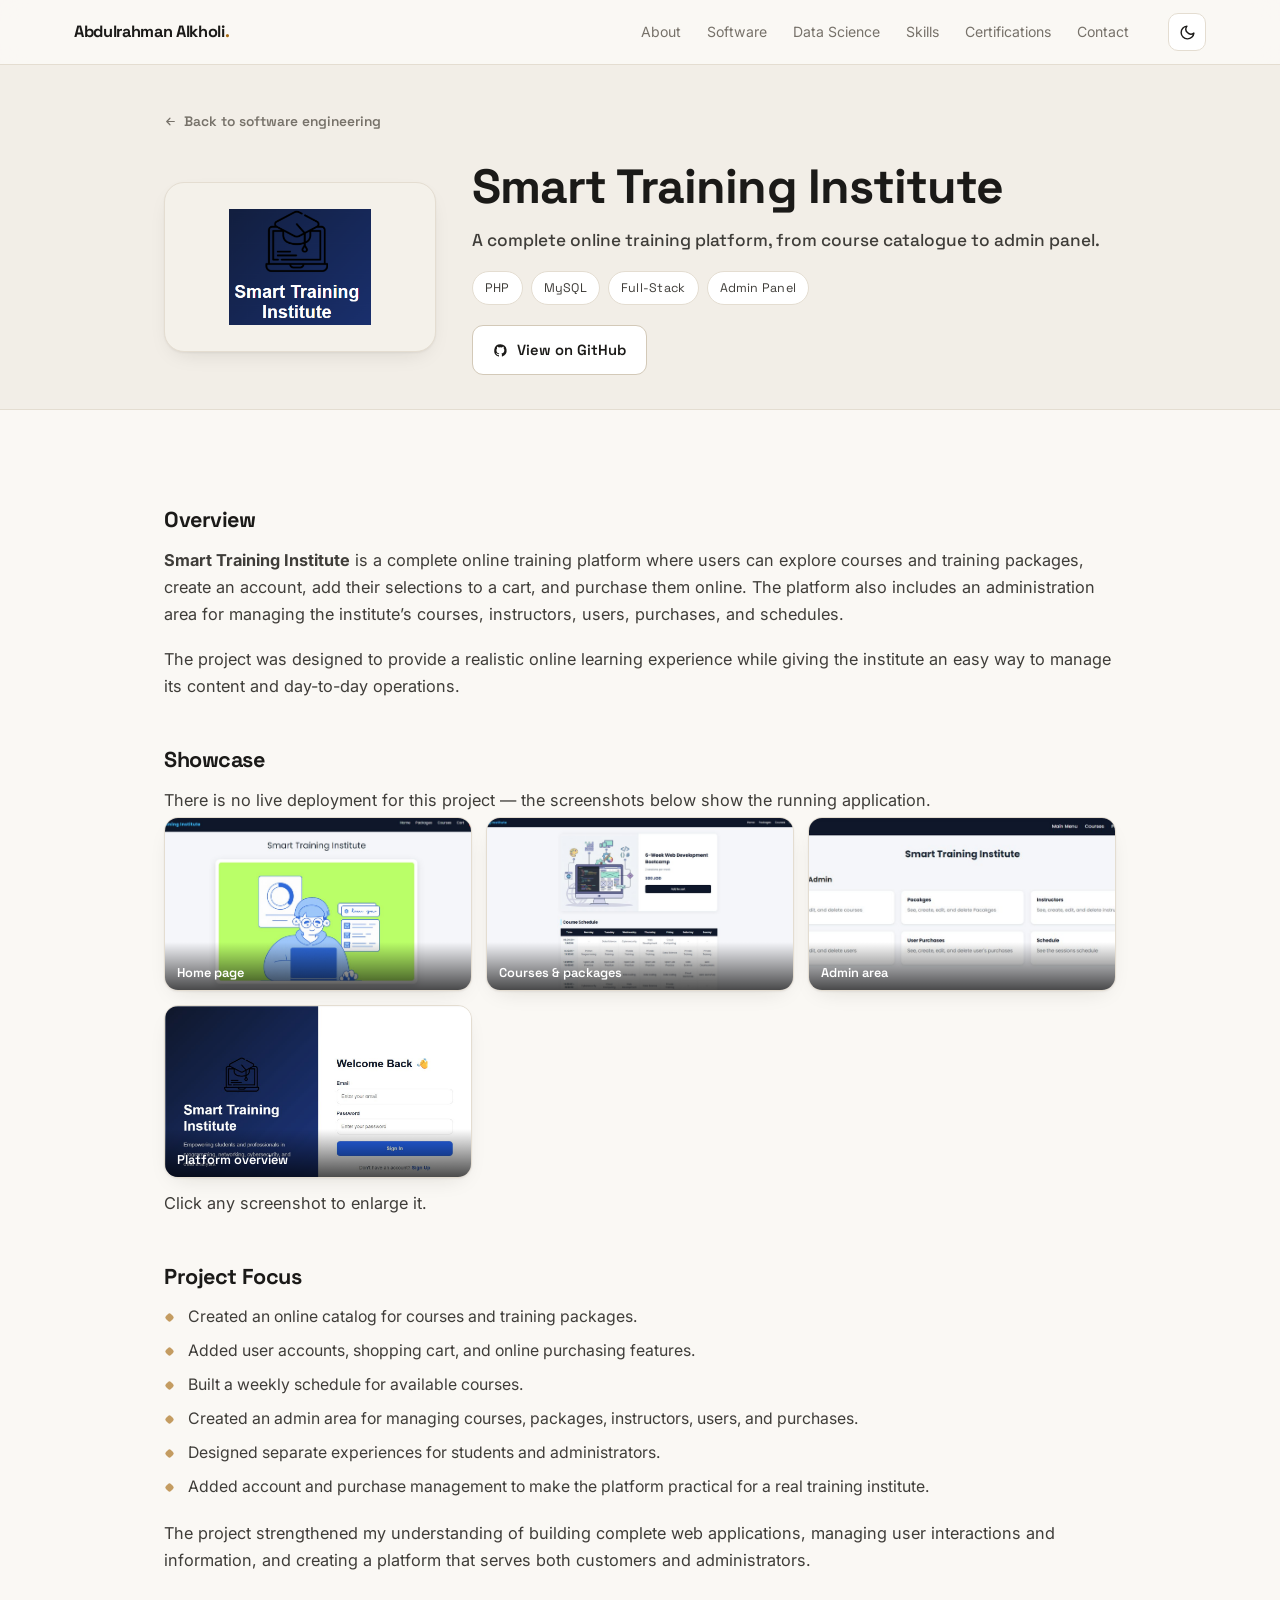
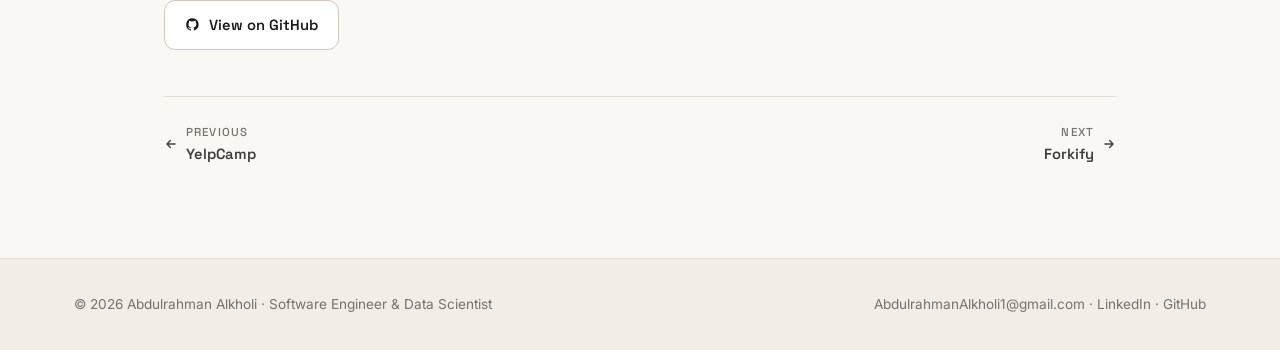
<file: projects/smart-training-institute.html>
<!DOCTYPE html>
<html lang="en" class="no-js"><head>
<meta charset="utf-8">
<meta name="viewport" content="width=device-width, initial-scale=1">
<title>Smart Training Institute — Abdulrahman Alkholi</title>
<meta name="description" content="An online training platform with accounts, a cart, checkout and a full admin area.">
<meta property="og:title" content="Smart Training Institute — Abdulrahman Alkholi">
<meta property="og:description" content="An online training platform with accounts, a cart, checkout and a full admin area.">
<meta property="og:type" content="website">
<meta name="theme-color" content="#faf8f4" media="(prefers-color-scheme: light)">
<meta name="theme-color" content="#0d0e12" media="(prefers-color-scheme: dark)">
<link rel="icon" href="data:image/svg+xml,%3Csvg%20xmlns%3D%22http%3A%2F%2Fwww.w3.org%2F2000%2Fsvg%22%20viewBox%3D%220%200%2064%2064%22%3E%3Cdefs%3E%3ClinearGradient%20id%3D%22g%22%20x1%3D%220%22%20y1%3D%220%22%20x2%3D%221%22%20y2%3D%221%22%3E%3Cstop%20offset%3D%220%22%20stop-color%3D%22%23a76a12%22%2F%3E%3Cstop%20offset%3D%221%22%20stop-color%3D%22%231c6b85%22%2F%3E%3C%2FlinearGradient%3E%3C%2Fdefs%3E%3Crect%20width%3D%2264%22%20height%3D%2264%22%20rx%3D%2214%22%20fill%3D%22url(%23g)%22%2F%3E%3Ctext%20x%3D%2232%22%20y%3D%2242%22%20font-family%3D%22Arial%2CHelvetica%2Csans-serif%22%20font-size%3D%2226%22%20font-weight%3D%22700%22%20fill%3D%22%23fff%22%20text-anchor%3D%22middle%22%3EAA%3C%2Ftext%3E%3C%2Fsvg%3E">
<script>try{var t=localStorage.getItem('aa-theme');if(t==='dark'||t==='light')document.documentElement.setAttribute('data-theme',t)}catch(e){}</script>
<link rel="preconnect" href="https://fonts.googleapis.com"><link rel="preconnect" href="https://fonts.gstatic.com" crossorigin><link href="https://fonts.googleapis.com/css2?family=Inter:wght@400;500;600&family=Space+Grotesk:wght@500;600;700&display=swap" rel="stylesheet">
<link rel="stylesheet" href="../assets/css/style.css">
</head>
<body>
<div class="progress" aria-hidden="true"></div>
<header class="nav"><div class="nav-in">
<a class="brand" href="../index.html">Abdulrahman Alkholi<span class="dot">.</span></a>
<nav class="nav-links" aria-label="Main"><a href="../index.html#about">About</a><a href="../index.html#software">Software</a><a href="../index.html#data">Data Science</a><a href="../index.html#skills">Skills</a><a href="../index.html#certifications">Certifications</a><a href="../index.html#contact">Contact</a></nav>
<div class="nav-tools">
<button class="icon-btn nav-toggle" data-nav-toggle aria-label="Menu" aria-expanded="false"><svg viewBox="0 0 24 24" fill="none" stroke="currentColor" stroke-width="2.2" stroke-linecap="round" stroke-linejoin="round" aria-hidden="true"><path d="M4 7h16M4 12h16M4 17h16"/></svg></button>
<button class="icon-btn" data-theme-toggle aria-label="Toggle light and dark theme"><svg class="moon" viewBox="0 0 24 24" fill="none" stroke="currentColor" stroke-width="2" stroke-linecap="round" stroke-linejoin="round" aria-hidden="true"><path d="M21 12.8A9 9 0 1 1 11.2 3a7 7 0 0 0 9.8 9.8z"/></svg><svg class="sun" viewBox="0 0 24 24" fill="none" stroke="currentColor" stroke-width="2" stroke-linecap="round" stroke-linejoin="round" aria-hidden="true"><circle cx="12" cy="12" r="4"/><path d="M12 2v2M12 20v2M4.9 4.9l1.4 1.4M17.7 17.7l1.4 1.4M2 12h2M20 12h2M4.9 19.1l1.4-1.4M17.7 6.3l1.4-1.4"/></svg></button>
</div></div></header>
<main>
<section class="p-hero"><div class="wrap page-wrap">
<a class="back" href="../index.html#software"><svg viewBox="0 0 24 24" fill="none" stroke="currentColor" stroke-width="2.2" stroke-linecap="round" stroke-linejoin="round" aria-hidden="true"><path d="M19 12H5M11 18l-6-6 6-6"/></svg> Back to software engineering</a>
<div class="p-hero-grid">
<div class="p-logo tile light"><span class="logo"><img src="../assets/img/logo-sti.png" alt="Smart Training Institute logo"></span></div>
<div><h1>Smart Training Institute</h1><p class="p-tag">A complete online training platform, from course catalogue to admin panel.</p>
<div class="chips"><span class="chip">PHP</span><span class="chip">MySQL</span><span class="chip">Full-Stack</span><span class="chip">Admin Panel</span></div>
<div class="link-row"><a class="btn" href="https://github.com/AbdulrahmanAlkholi/Smart-training-Institute-" target="_blank" rel="noopener"><svg viewBox="0 0 24 24" fill="currentColor" aria-hidden="true"><path d="M12 2a10 10 0 0 0-3.2 19.5c.5.1.7-.2.7-.5v-1.7c-2.8.6-3.4-1.3-3.4-1.3-.5-1.2-1.1-1.5-1.1-1.5-.9-.6.1-.6.1-.6 1 .1 1.5 1 1.5 1 .9 1.5 2.4 1.1 2.9.8.1-.7.4-1.1.6-1.3-2.2-.3-4.6-1.1-4.6-5 0-1.1.4-2 1-2.7-.1-.3-.4-1.3.1-2.7 0 0 .8-.3 2.7 1a9.4 9.4 0 0 1 5 0c1.9-1.3 2.7-1 2.7-1 .5 1.4.2 2.4.1 2.7.6.7 1 1.6 1 2.7 0 3.9-2.4 4.7-4.6 5 .4.3.7.9.7 1.9V21c0 .3.2.6.7.5A10 10 0 0 0 12 2z"/></svg> View on GitHub</a></div></div>
</div></div></section>
<section><div class="wrap page-wrap"><div class="content">
<h2>Overview</h2>
<p><strong>Smart Training Institute</strong> is a complete online training platform where users can explore courses and training packages, create an account, add their selections to a cart, and purchase them online. The platform also includes an administration area for managing the institute’s courses, instructors, users, purchases, and schedules.</p>
<p>The project was designed to provide a realistic online learning experience while giving the institute an easy way to manage its content and day-to-day operations.</p>

<h2>Showcase</h2>
<p class="gallery-hint">There is no live deployment for this project &mdash; the screenshots below show the running application.</p>
<div class="gallery"><button type="button" class="shot-btn" data-lightbox="shots" data-src="../assets/img/sti-main.jpg" data-caption="Smart Training Institute — Home page" aria-label="Enlarge screenshot: Home page"><img src="../assets/img/sti-main.jpg" alt="Smart Training Institute: Home page" loading="lazy"><span class="cap">Home page</span></button><button type="button" class="shot-btn" data-lightbox="shots" data-src="../assets/img/sti-courses.jpg" data-caption="Smart Training Institute — Courses &amp; packages" aria-label="Enlarge screenshot: Courses &amp; packages"><img src="../assets/img/sti-courses.jpg" alt="Smart Training Institute: Courses &amp; packages" loading="lazy"><span class="cap">Courses &amp; packages</span></button><button type="button" class="shot-btn" data-lightbox="shots" data-src="../assets/img/sti-admin.jpg" data-caption="Smart Training Institute — Admin area" aria-label="Enlarge screenshot: Admin area"><img src="../assets/img/sti-admin.jpg" alt="Smart Training Institute: Admin area" loading="lazy"><span class="cap">Admin area</span></button><button type="button" class="shot-btn" data-lightbox="shots" data-src="../assets/img/sti-overview.jpg" data-caption="Smart Training Institute — Platform overview" aria-label="Enlarge screenshot: Platform overview"><img src="../assets/img/sti-overview.jpg" alt="Smart Training Institute: Platform overview" loading="lazy"><span class="cap">Platform overview</span></button></div>
<p class="gallery-hint">Click any screenshot to enlarge it.</p>
<h2>Project Focus</h2>
<ul><li>Created an online catalog for courses and training packages.</li><li>Added user accounts, shopping cart, and online purchasing features.</li><li>Built a weekly schedule for available courses.</li><li>Created an admin area for managing courses, packages, instructors, users, and purchases.</li><li>Designed separate experiences for students and administrators.</li><li>Added account and purchase management to make the platform practical for a real training institute.</li></ul>
<p>The project strengthened my understanding of building complete web applications, managing user interactions and information, and creating a platform that serves both customers and administrators.</p>
<div class="link-row"><a class="btn" href="https://github.com/AbdulrahmanAlkholi/Smart-training-Institute-" target="_blank" rel="noopener"><svg viewBox="0 0 24 24" fill="currentColor" aria-hidden="true"><path d="M12 2a10 10 0 0 0-3.2 19.5c.5.1.7-.2.7-.5v-1.7c-2.8.6-3.4-1.3-3.4-1.3-.5-1.2-1.1-1.5-1.1-1.5-.9-.6.1-.6.1-.6 1 .1 1.5 1 1.5 1 .9 1.5 2.4 1.1 2.9.8.1-.7.4-1.1.6-1.3-2.2-.3-4.6-1.1-4.6-5 0-1.1.4-2 1-2.7-.1-.3-.4-1.3.1-2.7 0 0 .8-.3 2.7 1a9.4 9.4 0 0 1 5 0c1.9-1.3 2.7-1 2.7-1 .5 1.4.2 2.4.1 2.7.6.7 1 1.6 1 2.7 0 3.9-2.4 4.7-4.6 5 .4.3.7.9.7 1.9V21c0 .3.2.6.7.5A10 10 0 0 0 12 2z"/></svg> View on GitHub</a></div>
<nav class="pnav" aria-label="More projects"><a href="yelpcamp.html"><svg viewBox="0 0 24 24" fill="none" stroke="currentColor" stroke-width="2.2" stroke-linecap="round" stroke-linejoin="round" aria-hidden="true"><path d="M19 12H5M11 18l-6-6 6-6"/></svg><span><small>Previous</small>YelpCamp</span></a><a class="next" href="forkify.html"><span><small>Next</small>Forkify</span><svg viewBox="0 0 24 24" fill="none" stroke="currentColor" stroke-width="2.2" stroke-linecap="round" stroke-linejoin="round" aria-hidden="true"><path d="M5 12h14M13 6l6 6-6 6"/></svg></a></nav>
</div></div></section>
</main>
<footer><div class="wrap foot">
<span>&copy; 2026 Abdulrahman Alkholi &middot; Software Engineer &amp; Data Scientist</span>
<span><a href="mailto:AbdulrahmanAlkholi1@gmail.com">AbdulrahmanAlkholi1@gmail.com</a> &middot; <a href="https://www.linkedin.com/in/abdulrahman-alkholi/" target="_blank" rel="noopener">LinkedIn</a> &middot; <a href="https://github.com/AbdulrahmanAlkholi" target="_blank" rel="noopener">GitHub</a></span>
</div></footer>
<button class="icon-btn to-top" aria-label="Back to top"><svg viewBox="0 0 24 24" fill="none" stroke="currentColor" stroke-width="2.2" stroke-linecap="round" stroke-linejoin="round" aria-hidden="true"><path d="M12 19V5M6 11l6-6 6 6"/></svg></button>
<script src="../assets/js/main.js"></script>
</body></html>
</file>
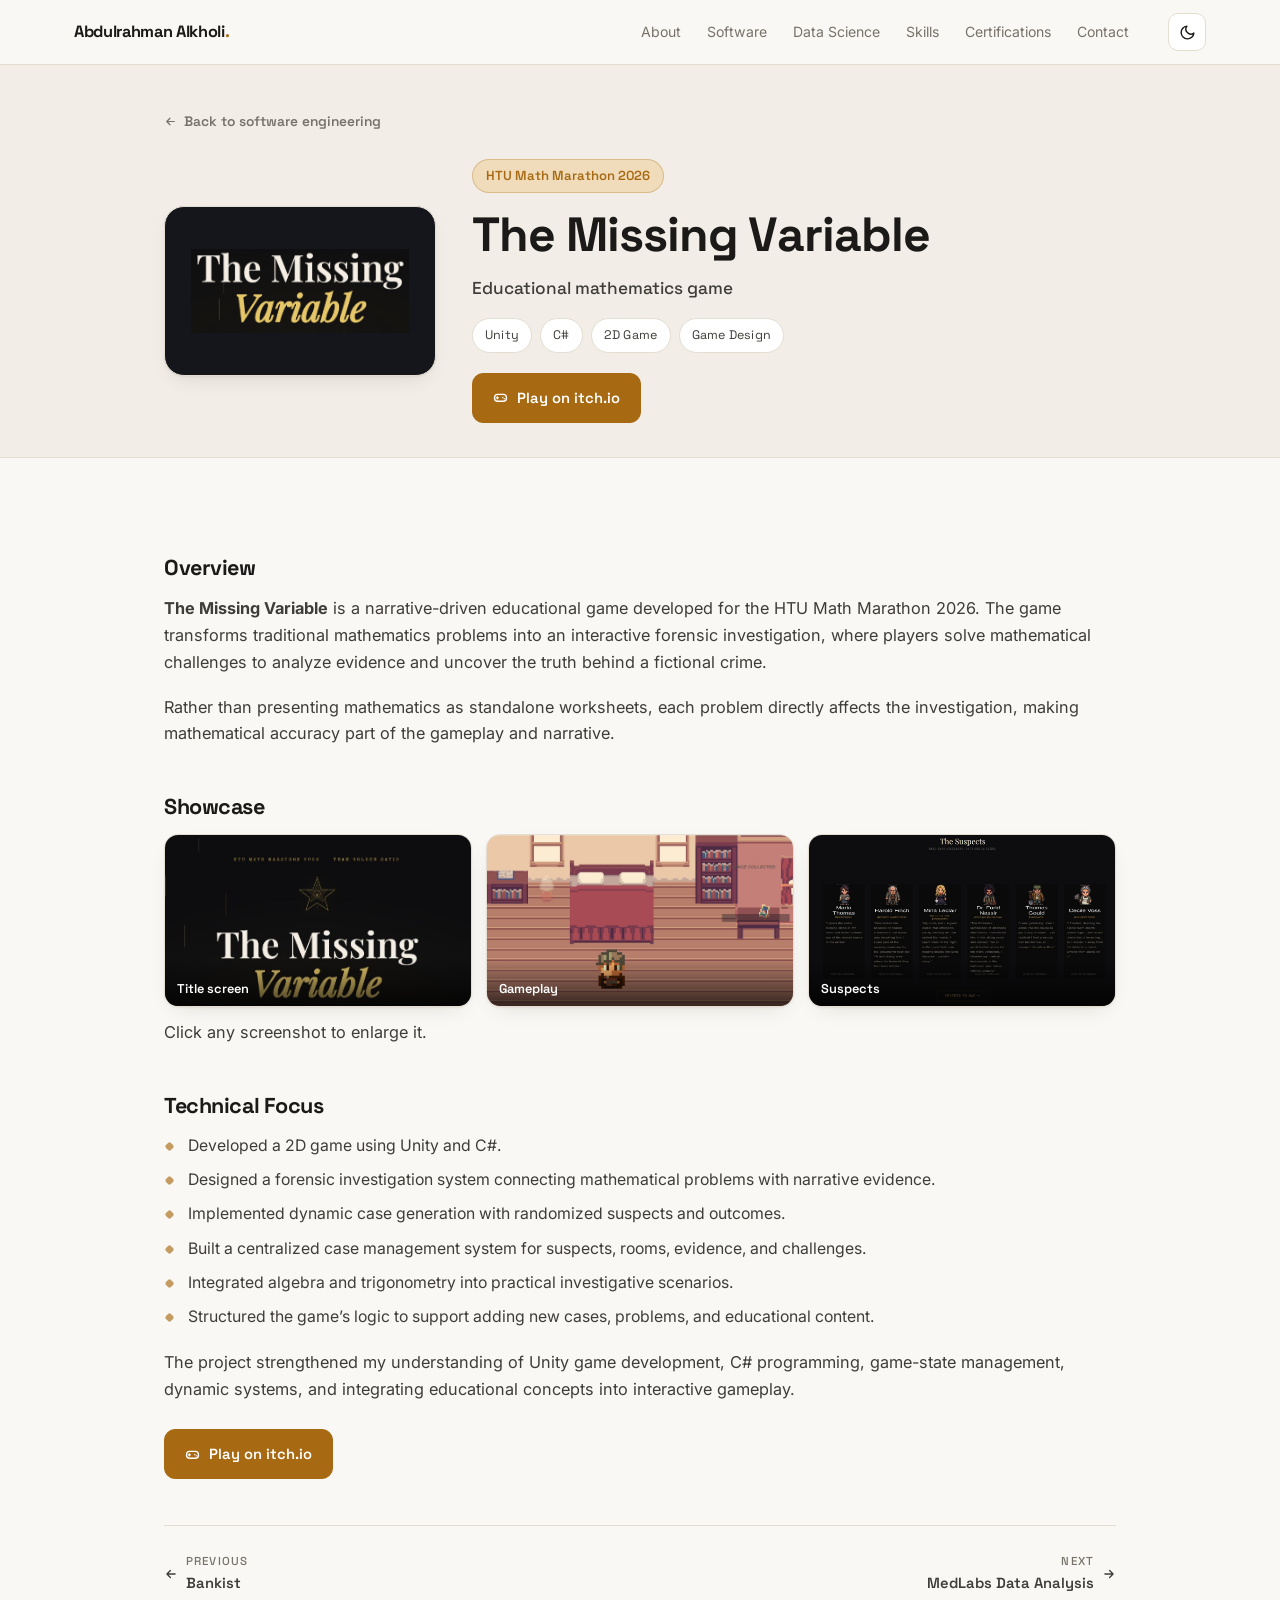
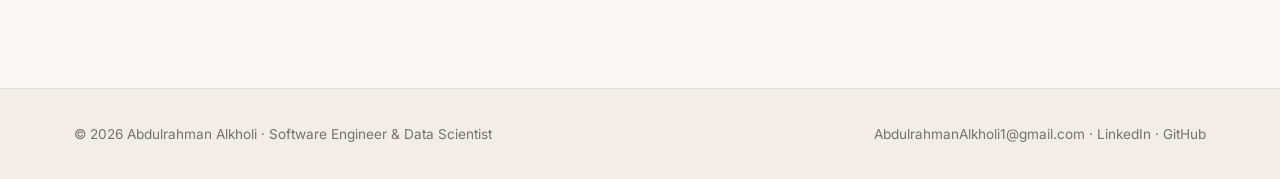
<file: projects/the-missing-variable.html>
<!DOCTYPE html>
<html lang="en" class="no-js"><head>
<meta charset="utf-8">
<meta name="viewport" content="width=device-width, initial-scale=1">
<title>The Missing Variable — Abdulrahman Alkholi</title>
<meta name="description" content="A forensic investigation game where solving maths problems uncovers the truth.">
<meta property="og:title" content="The Missing Variable — Abdulrahman Alkholi">
<meta property="og:description" content="A forensic investigation game where solving maths problems uncovers the truth.">
<meta property="og:type" content="website">
<meta name="theme-color" content="#faf8f4" media="(prefers-color-scheme: light)">
<meta name="theme-color" content="#0d0e12" media="(prefers-color-scheme: dark)">
<link rel="icon" href="data:image/svg+xml,%3Csvg%20xmlns%3D%22http%3A%2F%2Fwww.w3.org%2F2000%2Fsvg%22%20viewBox%3D%220%200%2064%2064%22%3E%3Cdefs%3E%3ClinearGradient%20id%3D%22g%22%20x1%3D%220%22%20y1%3D%220%22%20x2%3D%221%22%20y2%3D%221%22%3E%3Cstop%20offset%3D%220%22%20stop-color%3D%22%23a76a12%22%2F%3E%3Cstop%20offset%3D%221%22%20stop-color%3D%22%231c6b85%22%2F%3E%3C%2FlinearGradient%3E%3C%2Fdefs%3E%3Crect%20width%3D%2264%22%20height%3D%2264%22%20rx%3D%2214%22%20fill%3D%22url(%23g)%22%2F%3E%3Ctext%20x%3D%2232%22%20y%3D%2242%22%20font-family%3D%22Arial%2CHelvetica%2Csans-serif%22%20font-size%3D%2226%22%20font-weight%3D%22700%22%20fill%3D%22%23fff%22%20text-anchor%3D%22middle%22%3EAA%3C%2Ftext%3E%3C%2Fsvg%3E">
<script>try{var t=localStorage.getItem('aa-theme');if(t==='dark'||t==='light')document.documentElement.setAttribute('data-theme',t)}catch(e){}</script>
<link rel="preconnect" href="https://fonts.googleapis.com"><link rel="preconnect" href="https://fonts.gstatic.com" crossorigin><link href="https://fonts.googleapis.com/css2?family=Inter:wght@400;500;600&family=Space+Grotesk:wght@500;600;700&display=swap" rel="stylesheet">
<link rel="stylesheet" href="../assets/css/style.css">
</head>
<body>
<div class="progress" aria-hidden="true"></div>
<header class="nav"><div class="nav-in">
<a class="brand" href="../index.html">Abdulrahman Alkholi<span class="dot">.</span></a>
<nav class="nav-links" aria-label="Main"><a href="../index.html#about">About</a><a href="../index.html#software">Software</a><a href="../index.html#data">Data Science</a><a href="../index.html#skills">Skills</a><a href="../index.html#certifications">Certifications</a><a href="../index.html#contact">Contact</a></nav>
<div class="nav-tools">
<button class="icon-btn nav-toggle" data-nav-toggle aria-label="Menu" aria-expanded="false"><svg viewBox="0 0 24 24" fill="none" stroke="currentColor" stroke-width="2.2" stroke-linecap="round" stroke-linejoin="round" aria-hidden="true"><path d="M4 7h16M4 12h16M4 17h16"/></svg></button>
<button class="icon-btn" data-theme-toggle aria-label="Toggle light and dark theme"><svg class="moon" viewBox="0 0 24 24" fill="none" stroke="currentColor" stroke-width="2" stroke-linecap="round" stroke-linejoin="round" aria-hidden="true"><path d="M21 12.8A9 9 0 1 1 11.2 3a7 7 0 0 0 9.8 9.8z"/></svg><svg class="sun" viewBox="0 0 24 24" fill="none" stroke="currentColor" stroke-width="2" stroke-linecap="round" stroke-linejoin="round" aria-hidden="true"><circle cx="12" cy="12" r="4"/><path d="M12 2v2M12 20v2M4.9 4.9l1.4 1.4M17.7 17.7l1.4 1.4M2 12h2M20 12h2M4.9 19.1l1.4-1.4M17.7 6.3l1.4-1.4"/></svg></button>
</div></div></header>
<main>
<section class="p-hero"><div class="wrap page-wrap">
<a class="back" href="../index.html#software"><svg viewBox="0 0 24 24" fill="none" stroke="currentColor" stroke-width="2.2" stroke-linecap="round" stroke-linejoin="round" aria-hidden="true"><path d="M19 12H5M11 18l-6-6 6-6"/></svg> Back to software engineering</a>
<div class="p-hero-grid">
<div class="p-logo tile dark"><span class="logo"><img src="../assets/img/logo-missingvar.png" alt="The Missing Variable logo"></span></div>
<div><span class="role-badge">HTU Math Marathon 2026</span><h1>The Missing Variable</h1><p class="p-tag">Educational mathematics game</p>
<div class="chips"><span class="chip">Unity</span><span class="chip">C#</span><span class="chip">2D Game</span><span class="chip">Game Design</span></div>
<div class="link-row"><a class="btn primary" href="https://abdulrahman-alkholi.itch.io/the-missing-variable" target="_blank" rel="noopener"><svg viewBox="0 0 24 24" fill="none" stroke="currentColor" stroke-width="2.2" stroke-linecap="round" stroke-linejoin="round" aria-hidden="true" stroke-width="2"><rect x="2.5" y="7" width="19" height="11" rx="5"/><path d="M7 11v3M5.5 12.5h3M15.5 12h.01M18 14h.01"/></svg> Play on itch.io</a></div></div>
</div></div></section>
<section><div class="wrap page-wrap"><div class="content">
<h2>Overview</h2>
<p><strong>The Missing Variable</strong> is a narrative-driven educational game developed for the HTU Math Marathon 2026. The game transforms traditional mathematics problems into an interactive forensic investigation, where players solve mathematical challenges to analyze evidence and uncover the truth behind a fictional crime.</p>
<p>Rather than presenting mathematics as standalone worksheets, each problem directly affects the investigation, making mathematical accuracy part of the gameplay and narrative.</p>

<h2>Showcase</h2>

<div class="gallery"><button type="button" class="shot-btn" data-lightbox="shots" data-src="../assets/img/missingvar-title.jpg" data-caption="The Missing Variable — Title screen" aria-label="Enlarge screenshot: Title screen"><img src="../assets/img/missingvar-title.jpg" alt="The Missing Variable: Title screen" loading="lazy"><span class="cap">Title screen</span></button><button type="button" class="shot-btn" data-lightbox="shots" data-src="../assets/img/missingvar-gameplay.jpg" data-caption="The Missing Variable — Gameplay" aria-label="Enlarge screenshot: Gameplay"><img src="../assets/img/missingvar-gameplay.jpg" alt="The Missing Variable: Gameplay" loading="lazy"><span class="cap">Gameplay</span></button><button type="button" class="shot-btn" data-lightbox="shots" data-src="../assets/img/missingvar-suspects.jpg" data-caption="The Missing Variable — Suspects" aria-label="Enlarge screenshot: Suspects"><img src="../assets/img/missingvar-suspects.jpg" alt="The Missing Variable: Suspects" loading="lazy"><span class="cap">Suspects</span></button></div>
<p class="gallery-hint">Click any screenshot to enlarge it.</p>
<h2>Technical Focus</h2>
<ul><li>Developed a 2D game using Unity and C#.</li><li>Designed a forensic investigation system connecting mathematical problems with narrative evidence.</li><li>Implemented dynamic case generation with randomized suspects and outcomes.</li><li>Built a centralized case management system for suspects, rooms, evidence, and challenges.</li><li>Integrated algebra and trigonometry into practical investigative scenarios.</li><li>Structured the game’s logic to support adding new cases, problems, and educational content.</li></ul>
<p>The project strengthened my understanding of Unity game development, C# programming, game-state management, dynamic systems, and integrating educational concepts into interactive gameplay.</p>
<div class="link-row"><a class="btn primary" href="https://abdulrahman-alkholi.itch.io/the-missing-variable" target="_blank" rel="noopener"><svg viewBox="0 0 24 24" fill="none" stroke="currentColor" stroke-width="2.2" stroke-linecap="round" stroke-linejoin="round" aria-hidden="true" stroke-width="2"><rect x="2.5" y="7" width="19" height="11" rx="5"/><path d="M7 11v3M5.5 12.5h3M15.5 12h.01M18 14h.01"/></svg> Play on itch.io</a></div>
<nav class="pnav" aria-label="More projects"><a href="bankist.html"><svg viewBox="0 0 24 24" fill="none" stroke="currentColor" stroke-width="2.2" stroke-linecap="round" stroke-linejoin="round" aria-hidden="true"><path d="M19 12H5M11 18l-6-6 6-6"/></svg><span><small>Previous</small>Bankist</span></a><a class="next" href="medlabs-data-analysis.html"><span><small>Next</small>MedLabs Data Analysis</span><svg viewBox="0 0 24 24" fill="none" stroke="currentColor" stroke-width="2.2" stroke-linecap="round" stroke-linejoin="round" aria-hidden="true"><path d="M5 12h14M13 6l6 6-6 6"/></svg></a></nav>
</div></div></section>
</main>
<footer><div class="wrap foot">
<span>&copy; 2026 Abdulrahman Alkholi &middot; Software Engineer &amp; Data Scientist</span>
<span><a href="mailto:AbdulrahmanAlkholi1@gmail.com">AbdulrahmanAlkholi1@gmail.com</a> &middot; <a href="https://www.linkedin.com/in/abdulrahman-alkholi/" target="_blank" rel="noopener">LinkedIn</a> &middot; <a href="https://github.com/AbdulrahmanAlkholi" target="_blank" rel="noopener">GitHub</a></span>
</div></footer>
<button class="icon-btn to-top" aria-label="Back to top"><svg viewBox="0 0 24 24" fill="none" stroke="currentColor" stroke-width="2.2" stroke-linecap="round" stroke-linejoin="round" aria-hidden="true"><path d="M12 19V5M6 11l6-6 6 6"/></svg></button>
<script src="../assets/js/main.js"></script>
</body></html>
</file>
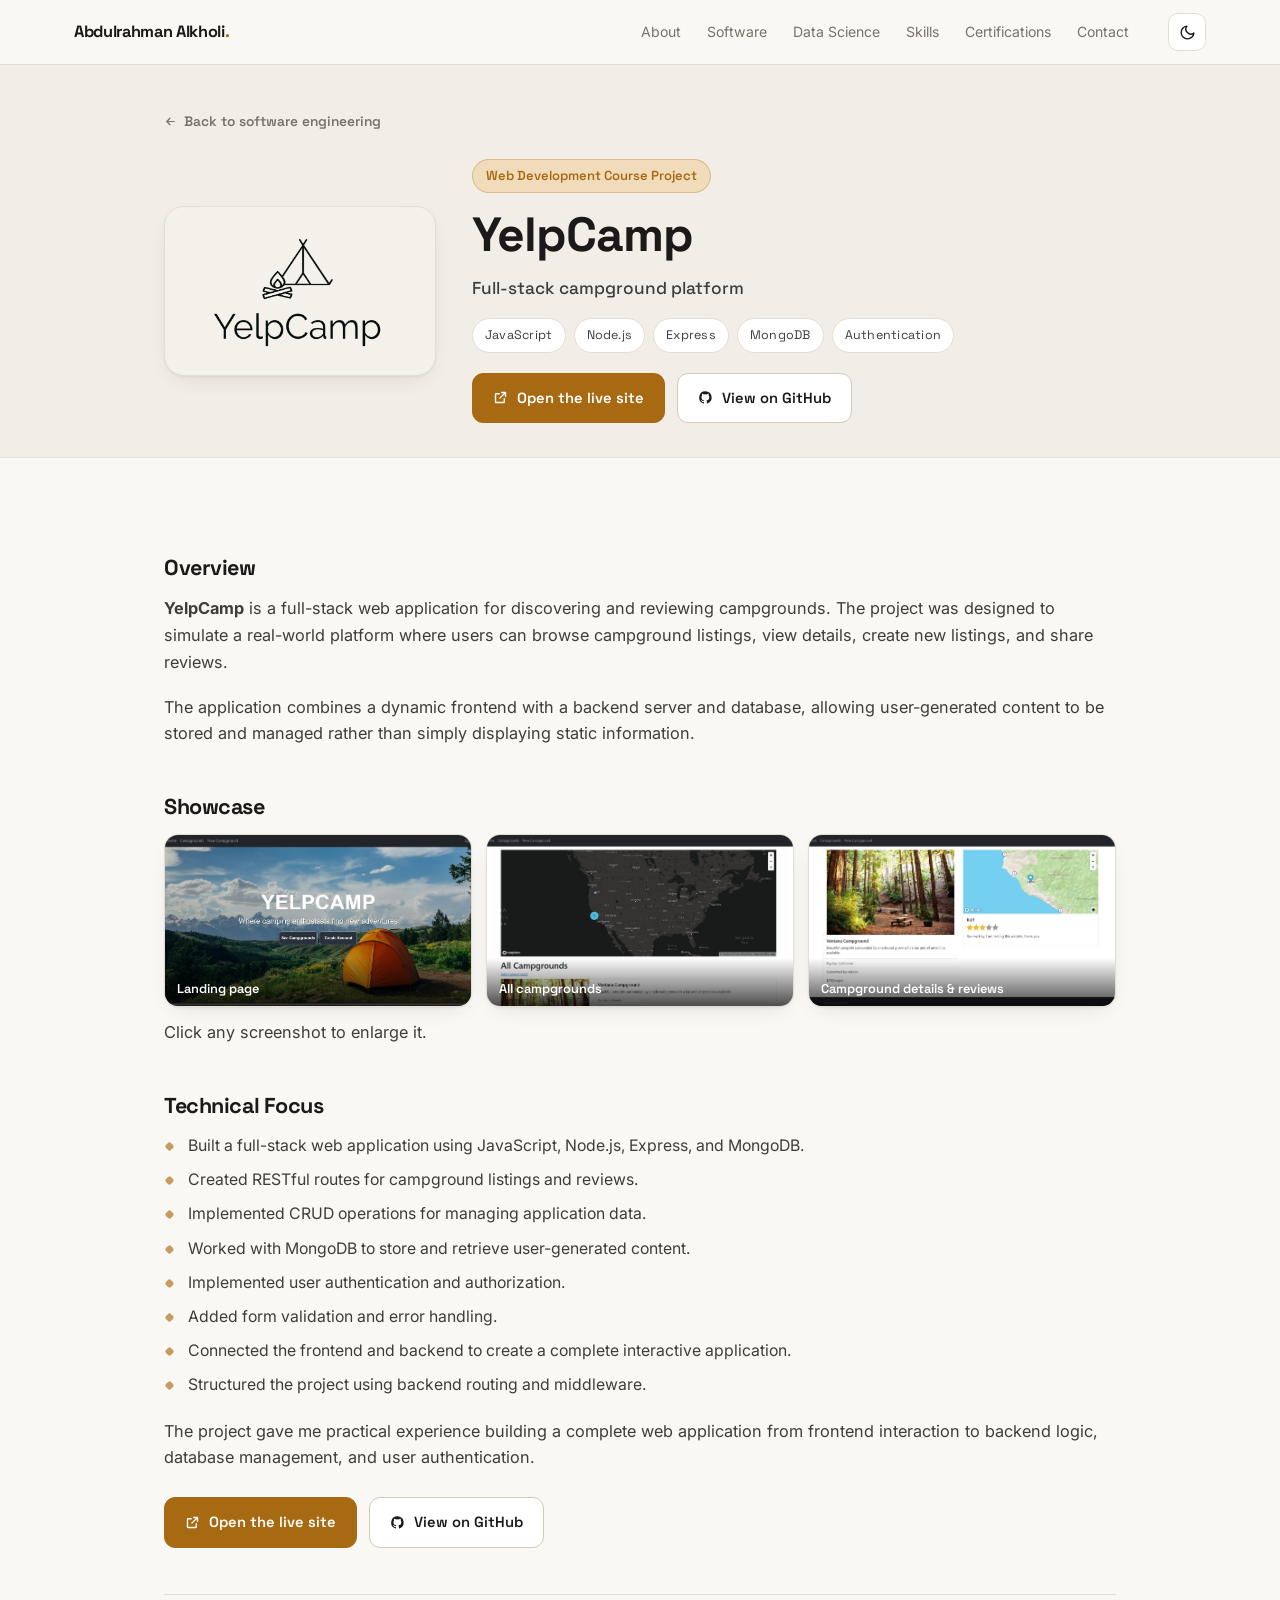
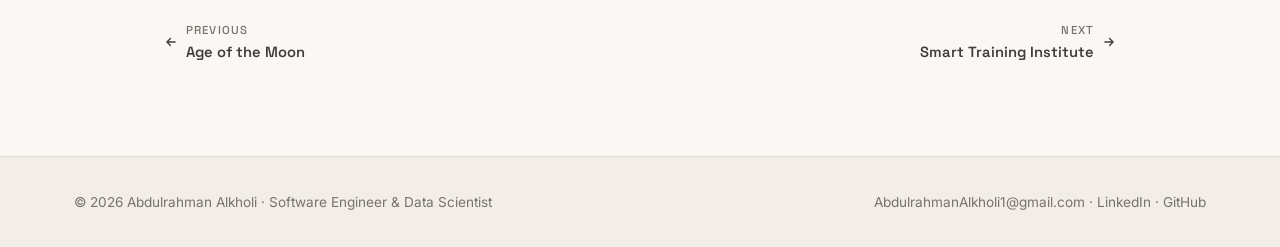
<file: projects/yelpcamp.html>
<!DOCTYPE html>
<html lang="en" class="no-js"><head>
<meta charset="utf-8">
<meta name="viewport" content="width=device-width, initial-scale=1">
<title>YelpCamp — Abdulrahman Alkholi</title>
<meta name="description" content="Browse, create and review campgrounds — authentication, CRUD and a database behind it all.">
<meta property="og:title" content="YelpCamp — Abdulrahman Alkholi">
<meta property="og:description" content="Browse, create and review campgrounds — authentication, CRUD and a database behind it all.">
<meta property="og:type" content="website">
<meta name="theme-color" content="#faf8f4" media="(prefers-color-scheme: light)">
<meta name="theme-color" content="#0d0e12" media="(prefers-color-scheme: dark)">
<link rel="icon" href="data:image/svg+xml,%3Csvg%20xmlns%3D%22http%3A%2F%2Fwww.w3.org%2F2000%2Fsvg%22%20viewBox%3D%220%200%2064%2064%22%3E%3Cdefs%3E%3ClinearGradient%20id%3D%22g%22%20x1%3D%220%22%20y1%3D%220%22%20x2%3D%221%22%20y2%3D%221%22%3E%3Cstop%20offset%3D%220%22%20stop-color%3D%22%23a76a12%22%2F%3E%3Cstop%20offset%3D%221%22%20stop-color%3D%22%231c6b85%22%2F%3E%3C%2FlinearGradient%3E%3C%2Fdefs%3E%3Crect%20width%3D%2264%22%20height%3D%2264%22%20rx%3D%2214%22%20fill%3D%22url(%23g)%22%2F%3E%3Ctext%20x%3D%2232%22%20y%3D%2242%22%20font-family%3D%22Arial%2CHelvetica%2Csans-serif%22%20font-size%3D%2226%22%20font-weight%3D%22700%22%20fill%3D%22%23fff%22%20text-anchor%3D%22middle%22%3EAA%3C%2Ftext%3E%3C%2Fsvg%3E">
<script>try{var t=localStorage.getItem('aa-theme');if(t==='dark'||t==='light')document.documentElement.setAttribute('data-theme',t)}catch(e){}</script>
<link rel="preconnect" href="https://fonts.googleapis.com"><link rel="preconnect" href="https://fonts.gstatic.com" crossorigin><link href="https://fonts.googleapis.com/css2?family=Inter:wght@400;500;600&family=Space+Grotesk:wght@500;600;700&display=swap" rel="stylesheet">
<link rel="stylesheet" href="../assets/css/style.css">
</head>
<body>
<div class="progress" aria-hidden="true"></div>
<header class="nav"><div class="nav-in">
<a class="brand" href="../index.html">Abdulrahman Alkholi<span class="dot">.</span></a>
<nav class="nav-links" aria-label="Main"><a href="../index.html#about">About</a><a href="../index.html#software">Software</a><a href="../index.html#data">Data Science</a><a href="../index.html#skills">Skills</a><a href="../index.html#certifications">Certifications</a><a href="../index.html#contact">Contact</a></nav>
<div class="nav-tools">
<button class="icon-btn nav-toggle" data-nav-toggle aria-label="Menu" aria-expanded="false"><svg viewBox="0 0 24 24" fill="none" stroke="currentColor" stroke-width="2.2" stroke-linecap="round" stroke-linejoin="round" aria-hidden="true"><path d="M4 7h16M4 12h16M4 17h16"/></svg></button>
<button class="icon-btn" data-theme-toggle aria-label="Toggle light and dark theme"><svg class="moon" viewBox="0 0 24 24" fill="none" stroke="currentColor" stroke-width="2" stroke-linecap="round" stroke-linejoin="round" aria-hidden="true"><path d="M21 12.8A9 9 0 1 1 11.2 3a7 7 0 0 0 9.8 9.8z"/></svg><svg class="sun" viewBox="0 0 24 24" fill="none" stroke="currentColor" stroke-width="2" stroke-linecap="round" stroke-linejoin="round" aria-hidden="true"><circle cx="12" cy="12" r="4"/><path d="M12 2v2M12 20v2M4.9 4.9l1.4 1.4M17.7 17.7l1.4 1.4M2 12h2M20 12h2M4.9 19.1l1.4-1.4M17.7 6.3l1.4-1.4"/></svg></button>
</div></div></header>
<main>
<section class="p-hero"><div class="wrap page-wrap">
<a class="back" href="../index.html#software"><svg viewBox="0 0 24 24" fill="none" stroke="currentColor" stroke-width="2.2" stroke-linecap="round" stroke-linejoin="round" aria-hidden="true"><path d="M19 12H5M11 18l-6-6 6-6"/></svg> Back to software engineering</a>
<div class="p-hero-grid">
<div class="p-logo tile light"><span class="logo"><img src="../assets/img/logo-yelpcamp.png" alt="YelpCamp logo"></span></div>
<div><span class="role-badge">Web Development Course Project</span><h1>YelpCamp</h1><p class="p-tag">Full-stack campground platform</p>
<div class="chips"><span class="chip">JavaScript</span><span class="chip">Node.js</span><span class="chip">Express</span><span class="chip">MongoDB</span><span class="chip">Authentication</span></div>
<div class="link-row"><a class="btn primary" href="https://herokappcreatenew.herokuapp.com/" target="_blank" rel="noopener"><svg viewBox="0 0 24 24" fill="none" stroke="currentColor" stroke-width="2.2" stroke-linecap="round" stroke-linejoin="round" aria-hidden="true"><path d="M14 4h6v6M20 4l-9 9M18 14v5a1 1 0 0 1-1 1H5a1 1 0 0 1-1-1V7a1 1 0 0 1 1-1h5"/></svg> Open the live site</a><a class="btn" href="https://github.com/AbdulrahmanAlkholi/Yelpcamp" target="_blank" rel="noopener"><svg viewBox="0 0 24 24" fill="currentColor" aria-hidden="true"><path d="M12 2a10 10 0 0 0-3.2 19.5c.5.1.7-.2.7-.5v-1.7c-2.8.6-3.4-1.3-3.4-1.3-.5-1.2-1.1-1.5-1.1-1.5-.9-.6.1-.6.1-.6 1 .1 1.5 1 1.5 1 .9 1.5 2.4 1.1 2.9.8.1-.7.4-1.1.6-1.3-2.2-.3-4.6-1.1-4.6-5 0-1.1.4-2 1-2.7-.1-.3-.4-1.3.1-2.7 0 0 .8-.3 2.7 1a9.4 9.4 0 0 1 5 0c1.9-1.3 2.7-1 2.7-1 .5 1.4.2 2.4.1 2.7.6.7 1 1.6 1 2.7 0 3.9-2.4 4.7-4.6 5 .4.3.7.9.7 1.9V21c0 .3.2.6.7.5A10 10 0 0 0 12 2z"/></svg> View on GitHub</a></div></div>
</div></div></section>
<section><div class="wrap page-wrap"><div class="content">
<h2>Overview</h2>
<p><strong>YelpCamp</strong> is a full-stack web application for discovering and reviewing campgrounds. The project was designed to simulate a real-world platform where users can browse campground listings, view details, create new listings, and share reviews.</p>
<p>The application combines a dynamic frontend with a backend server and database, allowing user-generated content to be stored and managed rather than simply displaying static information.</p>

<h2>Showcase</h2>

<div class="gallery"><button type="button" class="shot-btn" data-lightbox="shots" data-src="../assets/img/yelpcamp-landing.jpg" data-caption="YelpCamp — Landing page" aria-label="Enlarge screenshot: Landing page"><img src="../assets/img/yelpcamp-landing.jpg" alt="YelpCamp: Landing page" loading="lazy"><span class="cap">Landing page</span></button><button type="button" class="shot-btn" data-lightbox="shots" data-src="../assets/img/yelpcamp-campgrounds.jpg" data-caption="YelpCamp — All campgrounds" aria-label="Enlarge screenshot: All campgrounds"><img src="../assets/img/yelpcamp-campgrounds.jpg" alt="YelpCamp: All campgrounds" loading="lazy"><span class="cap">All campgrounds</span></button><button type="button" class="shot-btn" data-lightbox="shots" data-src="../assets/img/yelpcamp-campground.jpg" data-caption="YelpCamp — Campground details &amp; reviews" aria-label="Enlarge screenshot: Campground details &amp; reviews"><img src="../assets/img/yelpcamp-campground.jpg" alt="YelpCamp: Campground details &amp; reviews" loading="lazy"><span class="cap">Campground details &amp; reviews</span></button></div>
<p class="gallery-hint">Click any screenshot to enlarge it.</p>
<h2>Technical Focus</h2>
<ul><li>Built a full-stack web application using JavaScript, Node.js, Express, and MongoDB.</li><li>Created RESTful routes for campground listings and reviews.</li><li>Implemented CRUD operations for managing application data.</li><li>Worked with MongoDB to store and retrieve user-generated content.</li><li>Implemented user authentication and authorization.</li><li>Added form validation and error handling.</li><li>Connected the frontend and backend to create a complete interactive application.</li><li>Structured the project using backend routing and middleware.</li></ul>
<p>The project gave me practical experience building a complete web application from frontend interaction to backend logic, database management, and user authentication.</p>
<div class="link-row"><a class="btn primary" href="https://herokappcreatenew.herokuapp.com/" target="_blank" rel="noopener"><svg viewBox="0 0 24 24" fill="none" stroke="currentColor" stroke-width="2.2" stroke-linecap="round" stroke-linejoin="round" aria-hidden="true"><path d="M14 4h6v6M20 4l-9 9M18 14v5a1 1 0 0 1-1 1H5a1 1 0 0 1-1-1V7a1 1 0 0 1 1-1h5"/></svg> Open the live site</a><a class="btn" href="https://github.com/AbdulrahmanAlkholi/Yelpcamp" target="_blank" rel="noopener"><svg viewBox="0 0 24 24" fill="currentColor" aria-hidden="true"><path d="M12 2a10 10 0 0 0-3.2 19.5c.5.1.7-.2.7-.5v-1.7c-2.8.6-3.4-1.3-3.4-1.3-.5-1.2-1.1-1.5-1.1-1.5-.9-.6.1-.6.1-.6 1 .1 1.5 1 1.5 1 .9 1.5 2.4 1.1 2.9.8.1-.7.4-1.1.6-1.3-2.2-.3-4.6-1.1-4.6-5 0-1.1.4-2 1-2.7-.1-.3-.4-1.3.1-2.7 0 0 .8-.3 2.7 1a9.4 9.4 0 0 1 5 0c1.9-1.3 2.7-1 2.7-1 .5 1.4.2 2.4.1 2.7.6.7 1 1.6 1 2.7 0 3.9-2.4 4.7-4.6 5 .4.3.7.9.7 1.9V21c0 .3.2.6.7.5A10 10 0 0 0 12 2z"/></svg> View on GitHub</a></div>
<nav class="pnav" aria-label="More projects"><a href="age-of-the-moon.html"><svg viewBox="0 0 24 24" fill="none" stroke="currentColor" stroke-width="2.2" stroke-linecap="round" stroke-linejoin="round" aria-hidden="true"><path d="M19 12H5M11 18l-6-6 6-6"/></svg><span><small>Previous</small>Age of the Moon</span></a><a class="next" href="smart-training-institute.html"><span><small>Next</small>Smart Training Institute</span><svg viewBox="0 0 24 24" fill="none" stroke="currentColor" stroke-width="2.2" stroke-linecap="round" stroke-linejoin="round" aria-hidden="true"><path d="M5 12h14M13 6l6 6-6 6"/></svg></a></nav>
</div></div></section>
</main>
<footer><div class="wrap foot">
<span>&copy; 2026 Abdulrahman Alkholi &middot; Software Engineer &amp; Data Scientist</span>
<span><a href="mailto:AbdulrahmanAlkholi1@gmail.com">AbdulrahmanAlkholi1@gmail.com</a> &middot; <a href="https://www.linkedin.com/in/abdulrahman-alkholi/" target="_blank" rel="noopener">LinkedIn</a> &middot; <a href="https://github.com/AbdulrahmanAlkholi" target="_blank" rel="noopener">GitHub</a></span>
</div></footer>
<button class="icon-btn to-top" aria-label="Back to top"><svg viewBox="0 0 24 24" fill="none" stroke="currentColor" stroke-width="2.2" stroke-linecap="round" stroke-linejoin="round" aria-hidden="true"><path d="M12 19V5M6 11l6-6 6 6"/></svg></button>
<script src="../assets/js/main.js"></script>
</body></html>
</file>
<file: assets/css/style.css>
/* ============================================================
   Abdulrahman Alkholi — portfolio
   ============================================================ */

:root{
  --bg:#faf8f4;
  --bg-alt:#f2eee7;
  --surface:#ffffff;
  --surface-2:#f6f3ed;
  --border:#e4ddd1;
  --border-strong:#d3c9b8;
  --text:#1b1a18;
  --text-2:#3f3d39;
  --muted:#77726a;
  --accent:#a76a12;
  --accent-soft:#f0dcbb;
  --accent-2:#1c6b85;
  --accent-2-soft:#d5e9f0;
  --tile-light:#f4f1ea;
  --tile-dark:#14161c;
  --shadow:0 1px 2px rgba(30,25,15,.05), 0 8px 24px -12px rgba(30,25,15,.18);
  --shadow-lg:0 2px 6px rgba(30,25,15,.06), 0 24px 48px -20px rgba(30,25,15,.28);
  --radius:14px;
  --radius-lg:20px;
  --maxw:1180px;
  --font-head:"Space Grotesk","Segoe UI",system-ui,-apple-system,sans-serif;
  --font-body:"Inter","Segoe UI",system-ui,-apple-system,sans-serif;
  color-scheme:light;
}

@media (prefers-color-scheme: dark){
  :root:not([data-theme="light"]){
    --bg:#0d0e12;
    --bg-alt:#111319;
    --surface:#171a22;
    --surface-2:#1d212b;
    --border:#282d39;
    --border-strong:#3a4152;
    --text:#edeef3;
    --text-2:#c8ccd6;
    --muted:#939aa9;
    --accent:#e3b160;
    --accent-soft:#3a2f1c;
    --accent-2:#6cb8d6;
    --accent-2-soft:#152b34;
    --tile-light:#f4f1ea;
    --tile-dark:#0f1116;
    --shadow:0 1px 2px rgba(0,0,0,.4), 0 8px 24px -12px rgba(0,0,0,.6);
    --shadow-lg:0 2px 6px rgba(0,0,0,.5), 0 24px 48px -20px rgba(0,0,0,.75);
    color-scheme:dark;
  }
}

:root[data-theme="dark"]{
  --bg:#0d0e12;
  --bg-alt:#111319;
  --surface:#171a22;
  --surface-2:#1d212b;
  --border:#282d39;
  --border-strong:#3a4152;
  --text:#edeef3;
  --text-2:#c8ccd6;
  --muted:#939aa9;
  --accent:#e3b160;
  --accent-soft:#3a2f1c;
  --accent-2:#6cb8d6;
  --accent-2-soft:#152b34;
  --tile-light:#f4f1ea;
  --tile-dark:#0f1116;
  --shadow:0 1px 2px rgba(0,0,0,.4), 0 8px 24px -12px rgba(0,0,0,.6);
  --shadow-lg:0 2px 6px rgba(0,0,0,.5), 0 24px 48px -20px rgba(0,0,0,.75);
  color-scheme:dark;
}

*,*::before,*::after{box-sizing:border-box}
html{scroll-behavior:smooth;scroll-padding-top:80px}
body{
  margin:0;background:var(--bg);color:var(--text);
  font-family:var(--font-body);font-size:16px;line-height:1.65;
  -webkit-font-smoothing:antialiased;overflow-x:hidden;
  transition:background-color .3s ease,color .3s ease;
}
img{max-width:100%;display:block}
a{color:inherit}
h1,h2,h3,h4{font-family:var(--font-head);line-height:1.15;margin:0;letter-spacing:-.02em}
p{margin:0 0 1.1em}
p:last-child{margin-bottom:0}
:focus-visible{outline:2px solid var(--accent);outline-offset:3px;border-radius:6px}

.wrap{max-width:var(--maxw);margin:0 auto;padding:0 24px}
section{padding:92px 0;position:relative}
.alt{background:var(--bg-alt)}

/* ---------- scroll progress ---------- */
.progress{
  position:fixed;top:0;left:0;height:3px;width:100%;z-index:80;pointer-events:none;
  background:linear-gradient(90deg,var(--accent),var(--accent-2));
  transform-origin:0 50%;transform:scaleX(0);
}

/* ---------- section headers ---------- */
.eyebrow{
  font-family:var(--font-head);font-size:.74rem;letter-spacing:.18em;text-transform:uppercase;
  color:var(--accent);font-weight:600;margin:0 0 12px;display:flex;align-items:center;gap:10px;
}
.eyebrow::before{content:"";width:26px;height:2px;background:var(--accent);border-radius:2px}
.eyebrow.c2{color:var(--accent-2)}
.eyebrow.c2::before{background:var(--accent-2)}
.sec-title{font-size:clamp(1.9rem,4vw,2.7rem);margin-bottom:14px}
.sec-lead{color:var(--muted);max-width:62ch;font-size:1.03rem;margin-bottom:44px}

/* ---------- nav ---------- */
.nav{
  position:sticky;top:0;z-index:60;background:color-mix(in srgb,var(--bg) 88%,transparent);
  backdrop-filter:saturate(160%) blur(12px);-webkit-backdrop-filter:saturate(160%) blur(12px);
  border-bottom:1px solid var(--border);
}
.nav-in{max-width:var(--maxw);margin:0 auto;padding:0 24px;height:64px;display:flex;align-items:center;gap:20px}
.brand{font-family:var(--font-head);font-weight:700;letter-spacing:-.02em;text-decoration:none;font-size:1.02rem;white-space:nowrap}
.brand .dot{color:var(--accent)}
.nav-links{display:flex;gap:4px;margin-left:auto;align-items:center;flex-wrap:wrap}
.nav-links a{
  text-decoration:none;color:var(--muted);font-size:.88rem;padding:7px 11px;border-radius:8px;
  transition:color .18s,background .18s;white-space:nowrap;
}
.nav-links a:hover{color:var(--text);background:var(--surface-2)}
.nav-links a.active{color:var(--text);background:var(--surface-2)}
.nav-tools{display:flex;gap:8px;align-items:center;margin-left:8px}
.icon-btn{
  width:38px;height:38px;border-radius:10px;border:1px solid var(--border);background:var(--surface);
  color:var(--text);display:grid;place-items:center;cursor:pointer;transition:.18s;flex:none;padding:0;
}
.icon-btn:hover{border-color:var(--border-strong);transform:translateY(-1px)}
.icon-btn svg{width:17px;height:17px}
.sun{display:none}
:root[data-theme="dark"] .sun{display:block}
:root[data-theme="dark"] .moon{display:none}
@media (prefers-color-scheme:dark){
  :root:not([data-theme="light"]) .sun{display:block}
  :root:not([data-theme="light"]) .moon{display:none}
}
[data-theme-toggle] svg{transition:transform .5s cubic-bezier(.2,.8,.3,1)}
[data-theme-toggle]:hover svg{transform:rotate(25deg)}
.nav-toggle{display:none}
@media (max-width:900px){
  .nav-links{
    position:absolute;top:64px;left:0;right:0;background:var(--bg);border-bottom:1px solid var(--border);
    flex-direction:column;align-items:stretch;gap:0;padding:8px 16px 16px;display:none;
  }
  .nav-links.open{display:flex}
  .nav-links a{padding:11px 8px;font-size:.95rem}
  .nav-toggle{display:grid}
  .nav-tools{margin-left:auto}
}

/* ---------- hero ---------- */
.hero{padding:110px 0 84px;overflow:hidden;position:relative;isolation:isolate}
.hero::after{
  content:"";position:absolute;inset:0;pointer-events:none;z-index:-1;
  background:
    radial-gradient(680px 380px at 12% -8%, color-mix(in srgb,var(--accent) 16%,transparent), transparent 70%),
    radial-gradient(560px 340px at 92% 8%, color-mix(in srgb,var(--accent-2) 14%,transparent), transparent 70%);
}
.hero h1{font-size:clamp(2.6rem,7vw,4.6rem);margin-bottom:8px}
.hero .grad{
  background:linear-gradient(100deg,var(--accent),var(--accent-2));
  -webkit-background-clip:text;background-clip:text;color:transparent;
}
.eyebrow.loc::before{display:none}
.eyebrow.loc svg{width:14px;height:14px}
.hero .role{font-family:var(--font-head);font-size:clamp(1.05rem,2.4vw,1.4rem);color:var(--text-2);margin:0 0 18px;font-weight:500}
.hero .blurb{max-width:56ch;color:var(--muted);font-size:1.05rem}
.rotator{
  display:inline-block;color:var(--accent);font-weight:600;min-width:1ch;
  border-right:2px solid var(--accent);padding-right:3px;animation:caret 1s steps(1) infinite;
}
@keyframes caret{50%{border-color:transparent}}
.chips{display:flex;flex-wrap:wrap;gap:8px;margin:22px 0 30px}
.chip{
  font-size:.78rem;font-family:var(--font-head);letter-spacing:.02em;padding:6px 12px;border-radius:999px;
  border:1px solid var(--border);background:var(--surface);color:var(--text-2);
}
.chip.hot{border-color:color-mix(in srgb,var(--accent) 45%,var(--border));background:var(--accent-soft);color:var(--accent)}
.chip.cool{border-color:color-mix(in srgb,var(--accent-2) 45%,var(--border));background:var(--accent-2-soft);color:var(--accent-2)}
.cta-row{display:flex;flex-wrap:wrap;gap:12px}
.btn{
  display:inline-flex;align-items:center;gap:9px;text-decoration:none;font-family:var(--font-head);
  font-size:.92rem;font-weight:600;padding:12px 20px;border-radius:11px;border:1px solid var(--border-strong);
  background:var(--surface);color:var(--text);transition:.18s;cursor:pointer;
}
.btn:hover{transform:translateY(-2px);box-shadow:var(--shadow)}
.btn.primary{background:var(--accent);border-color:var(--accent);color:#fff}
.btn.teal{background:var(--accent-2);border-color:var(--accent-2);color:#fff}
:root[data-theme="dark"] .btn.primary,:root[data-theme="dark"] .btn.teal{color:#15130d}
@media (prefers-color-scheme:dark){:root:not([data-theme="light"]) .btn.primary,:root:not([data-theme="light"]) .btn.teal{color:#15130d}}
.btn.ghost{background:transparent}
.btn svg{width:15px;height:15px}


/* ---------- about ---------- */
.about-grid{display:grid;grid-template-columns:300px 1fr;gap:52px;align-items:start}
@media (max-width:860px){.about-grid{grid-template-columns:1fr;gap:32px}}
.portrait{
  border-radius:var(--radius-lg);overflow:hidden;border:1px solid var(--border);background:var(--surface-2);
  box-shadow:var(--shadow-lg);aspect-ratio:1;position:relative;max-width:300px;
}
.portrait img{width:100%;height:100%;object-fit:cover;transition:transform .6s cubic-bezier(.2,.8,.3,1)}
.portrait:hover img{transform:scale(1.04)}
.about-body p{font-size:1.06rem;color:var(--text-2)}
.about-facts{display:flex;flex-wrap:wrap;gap:10px;margin-top:22px}

/* ---------- project cards ---------- */
.grid{display:grid;grid-template-columns:repeat(auto-fill,minmax(268px,1fr));gap:22px}
.card{
  display:flex;flex-direction:column;text-decoration:none;color:inherit;background:var(--surface);
  border:1px solid var(--border);border-radius:var(--radius-lg);overflow:hidden;
  transition:transform .22s cubic-bezier(.2,.7,.3,1),box-shadow .22s,border-color .22s;
}
.card:hover{transform:translateY(-4px);box-shadow:var(--shadow-lg);border-color:var(--border-strong)}
.card .tile{aspect-ratio:16/10;position:relative;border-bottom:1px solid var(--border);overflow:hidden}
.card .tile .logo,.p-logo .logo{
  position:absolute;inset:0;padding:26px;display:flex;align-items:center;justify-content:center;
}
.card .tile .logo img,.p-logo .logo img{
  max-width:100%;max-height:100%;width:auto;height:auto;object-fit:contain;
  transition:transform .4s cubic-bezier(.2,.8,.3,1);
}
.card:hover .tile .logo img{transform:scale(1.06)}
.tile.light{background:var(--tile-light)}
.tile.dark{background:var(--tile-dark)}
.card-body{padding:18px 20px 22px;display:flex;flex-direction:column;flex:1}
.card-body h3{font-size:1.08rem;margin-bottom:7px}
.card-body p{font-size:.9rem;color:var(--muted);margin:0 0 14px;flex:1}
.card-meta{display:flex;flex-wrap:wrap;gap:6px}
.card-meta span{
  font-size:.68rem;letter-spacing:.04em;text-transform:uppercase;font-family:var(--font-head);
  color:var(--muted);border:1px solid var(--border);padding:3px 8px;border-radius:999px;
}
.card .go{
  display:inline-flex;align-items:center;gap:6px;margin-top:14px;font-family:var(--font-head);
  font-size:.82rem;font-weight:600;color:var(--accent);
}
.card.c2 .go{color:var(--accent-2)}
.card .go svg{width:13px;height:13px;transition:transform .2s}
.card:hover .go svg{transform:translateX(3px)}

/* ---------- skills ---------- */
.skill-cols{display:grid;grid-template-columns:repeat(auto-fit,minmax(280px,1fr));gap:20px;align-items:start}
.skill-card{background:var(--surface);border:1px solid var(--border);border-radius:var(--radius-lg);padding:26px 26px 30px}
.skill-card h3{font-size:1.05rem;margin-bottom:20px;display:flex;align-items:center;gap:9px}
.skill-card h3::before{content:"";width:9px;height:9px;border-radius:3px;background:var(--accent)}
.skill-card.data h3::before{background:var(--accent-2)}
.skill-card.pers h3::before{background:var(--muted)}
.bar-row{margin-bottom:15px}
.bar-row:last-child{margin-bottom:0}
.bar-top{display:flex;justify-content:space-between;font-size:.86rem;margin-bottom:6px}
.bar-top b{font-weight:500}
.bar-top span{color:var(--muted);font-variant-numeric:tabular-nums;font-size:.8rem}
.bar{height:7px;border-radius:999px;background:var(--surface-2);border:1px solid var(--border);overflow:hidden}
.bar i{
  display:block;height:100%;width:0;border-radius:999px;
  background:linear-gradient(90deg,var(--accent),color-mix(in srgb,var(--accent) 55%,var(--accent-2)));
  transition:width 1.1s cubic-bezier(.2,.8,.25,1);
}
.skill-card.data .bar i{background:linear-gradient(90deg,var(--accent-2),color-mix(in srgb,var(--accent-2) 60%,var(--accent)))}
.skill-card.pers .bar i{background:linear-gradient(90deg,var(--muted),var(--accent))}
.skill-card .bar-row:nth-child(2) i{transition-delay:.05s}
.skill-card .bar-row:nth-child(3) i{transition-delay:.1s}
.skill-card .bar-row:nth-child(4) i{transition-delay:.15s}
.skill-card .bar-row:nth-child(5) i{transition-delay:.2s}
.skill-card .bar-row:nth-child(6) i{transition-delay:.25s}
.skill-card .bar-row:nth-child(7) i{transition-delay:.3s}
.skill-card .bar-row:nth-child(8) i{transition-delay:.35s}
.skill-card .bar-row:nth-child(9) i{transition-delay:.4s}
.skill-card .bar-row:nth-child(10) i{transition-delay:.45s}
.skill-card .bar-row:nth-child(11) i{transition-delay:.5s}
.in .bar i{width:var(--w)}

/* ---------- education + certificates ---------- */
.panel{background:var(--surface);border:1px solid var(--border);border-radius:var(--radius-lg);padding:28px}
.edu{display:flex;align-items:center;gap:26px;flex-wrap:wrap}
.edu-logo{
  width:150px;aspect-ratio:3/2;border-radius:var(--radius);background:var(--tile-light);border:1px solid var(--border);
  display:grid;place-items:center;padding:12px;flex:none;
}
.edu-logo img{max-height:100%;object-fit:contain}
.edu h3{font-size:1.2rem;margin-bottom:4px}
.edu .sub{color:var(--muted);font-size:.93rem}
.edu .chips{margin:12px 0 0}
.sub-title{margin:56px 0 18px;font-size:1.25rem;display:flex;align-items:center;gap:12px;flex-wrap:wrap}
.cert-grid{display:grid;grid-template-columns:repeat(auto-fill,minmax(240px,1fr));gap:18px}
.cert{
  background:var(--surface);border:1px solid var(--border);border-radius:var(--radius-lg);overflow:hidden;
  color:inherit;transition:.2s;display:flex;flex-direction:column;justify-content:flex-start;
  padding:0;text-align:left;font:inherit;cursor:zoom-in;width:100%;
}
.cert:hover{transform:translateY(-3px);box-shadow:var(--shadow);border-color:var(--border-strong)}
.cert .shot{aspect-ratio:4/3;display:block;background:var(--surface-2);border-bottom:1px solid var(--border);overflow:hidden;position:relative}
.cert .shot img{width:100%;height:100%;object-fit:cover;transition:transform .5s cubic-bezier(.2,.8,.3,1)}
.cert:hover .shot img{transform:scale(1.04)}
.cert .shot.badge{background:var(--tile-light)}
.cert .shot.badge img{object-fit:contain;padding:22px}
.cert .zoom{
  position:absolute;right:10px;top:10px;width:32px;height:32px;border-radius:9px;display:grid;place-items:center;
  background:rgba(0,0,0,.55);color:#fff;opacity:0;transition:.2s;
}
.cert .zoom svg{width:15px;height:15px}
.cert:hover .zoom,.cert:focus-visible .zoom{opacity:1}
.cert-cap{padding:14px 16px 17px;display:block}
.cert-cap b{display:block;font-family:var(--font-head);font-size:.94rem;margin-bottom:3px}
.cert-cap span{font-size:.8rem;color:var(--muted)}
.pill{
  font-size:.7rem;letter-spacing:.08em;text-transform:uppercase;font-family:var(--font-head);font-weight:600;
  color:var(--accent-2);background:var(--accent-2-soft);border:1px solid color-mix(in srgb,var(--accent-2) 35%,transparent);
  padding:4px 10px;border-radius:999px;display:inline-flex;align-items:center;gap:6px;
}
.pill i{width:6px;height:6px;border-radius:50%;background:currentColor;animation:blink 1.6s ease-in-out infinite}
@keyframes blink{50%{opacity:.25}}
.cert.progressing .cert-cap span{color:var(--accent-2)}

/* ---------- contact ---------- */
.contact-grid{display:grid;grid-template-columns:1fr 1fr;gap:26px}
@media (max-width:860px){.contact-grid{grid-template-columns:1fr}}
.field{margin-bottom:14px}
.field label{display:block;font-size:.8rem;font-family:var(--font-head);font-weight:600;margin-bottom:6px;color:var(--text-2)}
.field input,.field textarea{
  width:100%;padding:11px 13px;border-radius:10px;border:1px solid var(--border);background:var(--bg);
  color:var(--text);font-family:inherit;font-size:.94rem;transition:border-color .18s;
}
.field textarea{min-height:130px;resize:vertical}
.field input:focus,.field textarea:focus{outline:2px solid color-mix(in srgb,var(--accent) 45%,transparent);outline-offset:1px;border-color:var(--accent)}
.field.bad input,.field.bad textarea{border-color:#d0463b}
.field .err{display:none;font-size:.76rem;color:#d0463b;margin-top:5px}
.field.bad .err{display:block}
.contact-list{list-style:none;margin:0;padding:0}
.contact-list li{margin-bottom:14px;position:relative}
.contact-list a{
  display:flex;align-items:center;gap:13px;text-decoration:none;padding:13px 15px;border-radius:12px;
  border:1px solid var(--border);background:var(--surface);transition:.18s;
}
.contact-list a:hover{border-color:var(--accent);transform:translateX(3px)}
.c-ico{
  width:36px;height:36px;border-radius:10px;background:var(--surface-2);display:grid;place-items:center;flex:none;color:var(--accent);
}
.c-ico svg{width:16px;height:16px}
.c-txt{min-width:0}
.c-txt b{display:block;font-size:.78rem;color:var(--muted);font-weight:500;font-family:var(--font-head);letter-spacing:.04em;text-transform:uppercase}
.c-txt span{font-size:.94rem;word-break:break-word}
.copy-btn{position:absolute;right:10px;top:50%;transform:translateY(-50%);width:34px;height:34px}
.contact-list li.has-copy a{padding-right:56px}
.form-note{font-size:.8rem;color:var(--muted);margin-top:10px}

/* ---------- toast ---------- */
.toast{
  position:fixed;left:50%;bottom:28px;transform:translate(-50%,20px);opacity:0;pointer-events:none;z-index:120;
  background:var(--text);color:var(--bg);padding:10px 16px;border-radius:10px;font-size:.88rem;font-family:var(--font-head);font-weight:600;
  transition:.25s;box-shadow:var(--shadow-lg);
}
.toast.show{opacity:1;transform:translate(-50%,0)}

/* ---------- back to top ---------- */
.to-top{
  position:fixed;right:22px;bottom:22px;z-index:70;width:44px;height:44px;border-radius:12px;
  opacity:0;transform:translateY(12px);pointer-events:none;box-shadow:var(--shadow);
}
.to-top.show{opacity:1;transform:none;pointer-events:auto}

/* ---------- footer ---------- */
footer{border-top:1px solid var(--border);padding:34px 0;background:var(--bg-alt)}
.foot{display:flex;flex-wrap:wrap;gap:14px;justify-content:space-between;align-items:center;font-size:.85rem;color:var(--muted)}
.foot a{color:var(--muted);text-decoration:none}
.foot a:hover{color:var(--accent)}

/* ---------- detail pages ---------- */
.back{display:inline-flex;align-items:center;gap:7px;font-size:.86rem;color:var(--muted);text-decoration:none;font-family:var(--font-head);font-weight:600;margin-bottom:26px}
.back:hover{color:var(--accent)}
.back svg{width:13px;height:13px}
.p-hero{padding:44px 0 34px;border-bottom:1px solid var(--border);background:var(--bg-alt)}
.page-wrap{max-width:1000px}
.p-hero-grid{display:grid;grid-template-columns:272px 1fr;gap:36px;align-items:center}
@media (max-width:860px){.p-hero-grid{grid-template-columns:1fr;gap:24px}.p-logo{max-width:320px}}
.p-logo{border-radius:var(--radius-lg);border:1px solid var(--border);aspect-ratio:16/10;position:relative;overflow:hidden;box-shadow:var(--shadow)}
.p-hero h1{font-size:clamp(1.9rem,4.4vw,3rem);margin-bottom:12px}
.p-tag{font-size:1.08rem;color:var(--text-2);font-family:var(--font-head);font-weight:500;margin-bottom:16px}
.p-hero .chips{margin:0 0 20px}
.p-hero .link-row{margin:0}
.content h2{font-size:1.35rem;margin:42px 0 14px;padding-top:6px}
.content h2:first-child{margin-top:0}
.content p{color:var(--text-2);font-size:1.02rem}
.content ul{padding-left:0;list-style:none;margin:0 0 1.2em}
.content ul li{position:relative;padding-left:24px;margin-bottom:8px;color:var(--text-2);font-size:.99rem}
.content ul li::before{content:"";position:absolute;left:2px;top:10px;width:7px;height:7px;border-radius:2px;background:color-mix(in srgb,var(--accent) 65%,transparent);transform:rotate(45deg)}
.content.c2 ul li::before{background:color-mix(in srgb,var(--accent-2) 65%,transparent)}
.role-badge{
  display:inline-block;font-family:var(--font-head);font-weight:600;font-size:.82rem;color:var(--accent);
  background:var(--accent-soft);border:1px solid color-mix(in srgb,var(--accent) 30%,transparent);
  padding:5px 13px;border-radius:999px;margin-bottom:14px;
}
.c2 .role-badge{color:var(--accent-2);background:var(--accent-2-soft);border-color:color-mix(in srgb,var(--accent-2) 30%,transparent)}
.link-row{display:flex;flex-wrap:wrap;gap:12px;margin:26px 0 8px}

/* gallery */
.gallery{display:grid;grid-template-columns:repeat(auto-fit,minmax(260px,1fr));gap:14px;margin:4px 0 12px}
.gallery.single{grid-template-columns:1fr}
.shot-btn{
  display:block;padding:0;border:1px solid var(--border);border-radius:var(--radius);overflow:hidden;background:var(--surface-2);
  cursor:zoom-in;position:relative;aspect-ratio:16/9;box-shadow:var(--shadow);transition:.2s;width:100%;
}
.gallery.single .shot-btn{aspect-ratio:auto}
.shot-btn img{width:100%;height:100%;object-fit:cover;object-position:top;transition:transform .5s cubic-bezier(.2,.8,.3,1)}
.shot-btn:hover{border-color:var(--border-strong);transform:translateY(-2px);box-shadow:var(--shadow-lg)}
.shot-btn:hover img{transform:scale(1.03)}
.shot-btn .cap{
  position:absolute;left:0;right:0;bottom:0;padding:22px 12px 9px;text-align:left;color:#fff;font-size:.8rem;font-family:var(--font-head);font-weight:600;
  background:linear-gradient(transparent,rgba(0,0,0,.7));
}
.gallery-hint{font-size:.8rem;color:var(--muted);margin-bottom:0}

/* interactive embed */
.embed-card{background:var(--surface);border:1px solid var(--border);border-radius:var(--radius-lg);overflow:hidden;box-shadow:var(--shadow);margin-bottom:8px}
.ratio{position:relative;width:100%;aspect-ratio:16/10;background:var(--tile-dark)}
.ratio iframe{position:absolute;inset:0;width:100%;height:100%;border:0;background:#fff}
.embed-cover{
  position:absolute;inset:0;display:flex;flex-direction:column;align-items:center;justify-content:center;gap:14px;
  cursor:pointer;border:0;padding:20px;width:100%;color:#fff;font:inherit;
}
.embed-cover img{position:absolute;inset:0;width:100%;height:100%;object-fit:cover;object-position:top;filter:brightness(.32) saturate(.8);transition:filter .3s}
.embed-cover:hover img{filter:brightness(.24)}
.embed-cover .play{
  position:relative;width:64px;height:64px;border-radius:50%;display:grid;place-items:center;
  background:var(--accent);color:#15130d;box-shadow:0 10px 30px -8px rgba(0,0,0,.6);transition:transform .2s;
}
.c2 .embed-cover .play{background:var(--accent-2)}
.embed-cover:hover .play{transform:scale(1.08)}
.embed-cover .play svg{width:26px;height:26px;margin-left:3px}
.embed-cover b{position:relative;font-family:var(--font-head);font-size:1.02rem}
.embed-cover small{position:relative;opacity:.8;font-size:.82rem}
.embed-fallback{padding:12px 18px;border-top:1px solid var(--border);font-size:.85rem;color:var(--muted);display:flex;gap:8px;flex-wrap:wrap;align-items:center;justify-content:space-between}
.embed-fallback a{color:var(--accent);font-weight:600;text-decoration:none}
.c2 .embed-fallback a{color:var(--accent-2)}
.embed-fallback a:hover{text-decoration:underline}

/* next/prev project nav */
.pnav{display:flex;justify-content:space-between;gap:14px;border-top:1px solid var(--border);padding-top:26px;margin-top:46px;flex-wrap:wrap}
.pnav a{text-decoration:none;font-family:var(--font-head);font-weight:600;font-size:.92rem;color:var(--text-2);display:inline-flex;align-items:center;gap:8px}
.pnav a small{display:block;font-weight:500;font-size:.72rem;letter-spacing:.1em;text-transform:uppercase;color:var(--muted)}
.pnav a:hover{color:var(--accent)}
.pnav a.next{text-align:right;margin-left:auto}
.pnav svg{width:14px;height:14px;flex:none}

/* ---------- lightbox ---------- */
.lightbox{
  position:fixed;inset:0;z-index:100;background:rgba(8,9,12,.9);display:flex;align-items:center;justify-content:center;
  padding:60px 70px;opacity:0;pointer-events:none;transition:opacity .25s;
}
.lightbox.open{opacity:1;pointer-events:auto}
.lightbox figure{margin:0;max-width:100%;max-height:100%;display:flex;flex-direction:column;align-items:center;gap:12px}
.lightbox img{
  max-width:100%;max-height:calc(100vh - 150px);object-fit:contain;border-radius:10px;background:#fff;
  box-shadow:0 30px 80px -20px rgba(0,0,0,.8);transform:scale(.96);transition:transform .3s cubic-bezier(.2,.8,.3,1);
}
.lightbox.open img{transform:none}
.lightbox figcaption{color:#e8e8ec;font-family:var(--font-head);font-size:.92rem;text-align:center}
.lightbox figcaption span{color:#9a9fab;margin-left:8px;font-size:.8rem}
.lb-btn{
  position:absolute;width:46px;height:46px;border-radius:12px;border:1px solid rgba(255,255,255,.18);
  background:rgba(255,255,255,.08);color:#fff;display:grid;place-items:center;cursor:pointer;transition:.18s;
}
.lb-btn:hover{background:rgba(255,255,255,.18)}
.lb-btn svg{width:20px;height:20px}
.lb-close{top:16px;right:16px}
.lb-prev{left:14px;top:50%;transform:translateY(-50%)}
.lb-next{right:14px;top:50%;transform:translateY(-50%)}
.lightbox.solo .lb-prev,.lightbox.solo .lb-next{display:none}
@media (max-width:640px){
  .lightbox{padding:64px 12px 80px}
  .lb-prev,.lb-next{top:auto;bottom:16px;transform:none}
  .lb-prev{left:calc(50% - 56px)}
  .lb-next{right:calc(50% - 56px)}
}
body.no-scroll{overflow:hidden}

/* ---------- reveal ---------- */
.reveal{opacity:0;transform:translateY(18px);transition:opacity .7s ease,transform .7s cubic-bezier(.2,.8,.3,1)}
.reveal.in{opacity:1;transform:none}
.grid .reveal:nth-child(3n+2),.cert-grid .reveal:nth-child(3n+2){transition-delay:.08s}
.grid .reveal:nth-child(3n),.cert-grid .reveal:nth-child(3n){transition-delay:.16s}
.no-js .reveal{opacity:1;transform:none}

@media (prefers-reduced-motion:reduce){
  html{scroll-behavior:auto}
  .reveal{opacity:1;transform:none;transition:none}
  .bar i{transition:none}
  .rotator,.pill i{animation:none}
}
</file>
